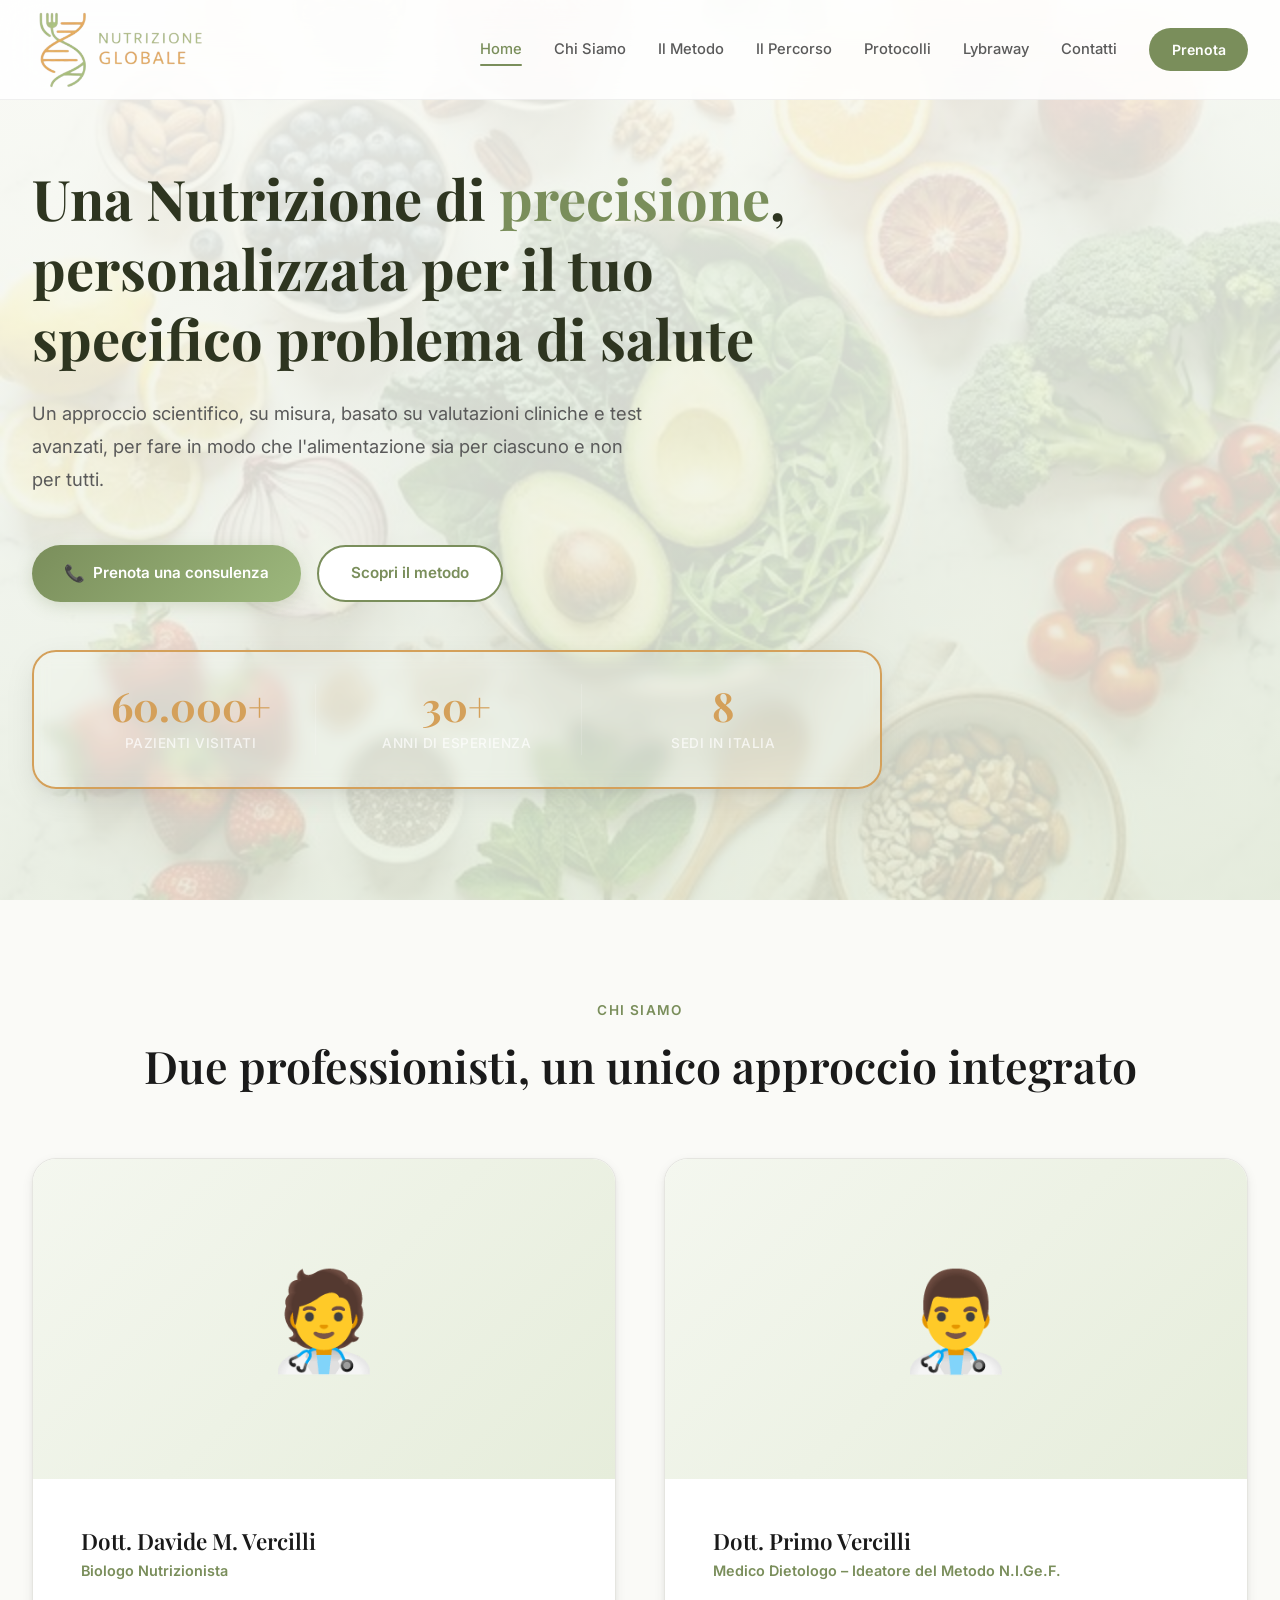
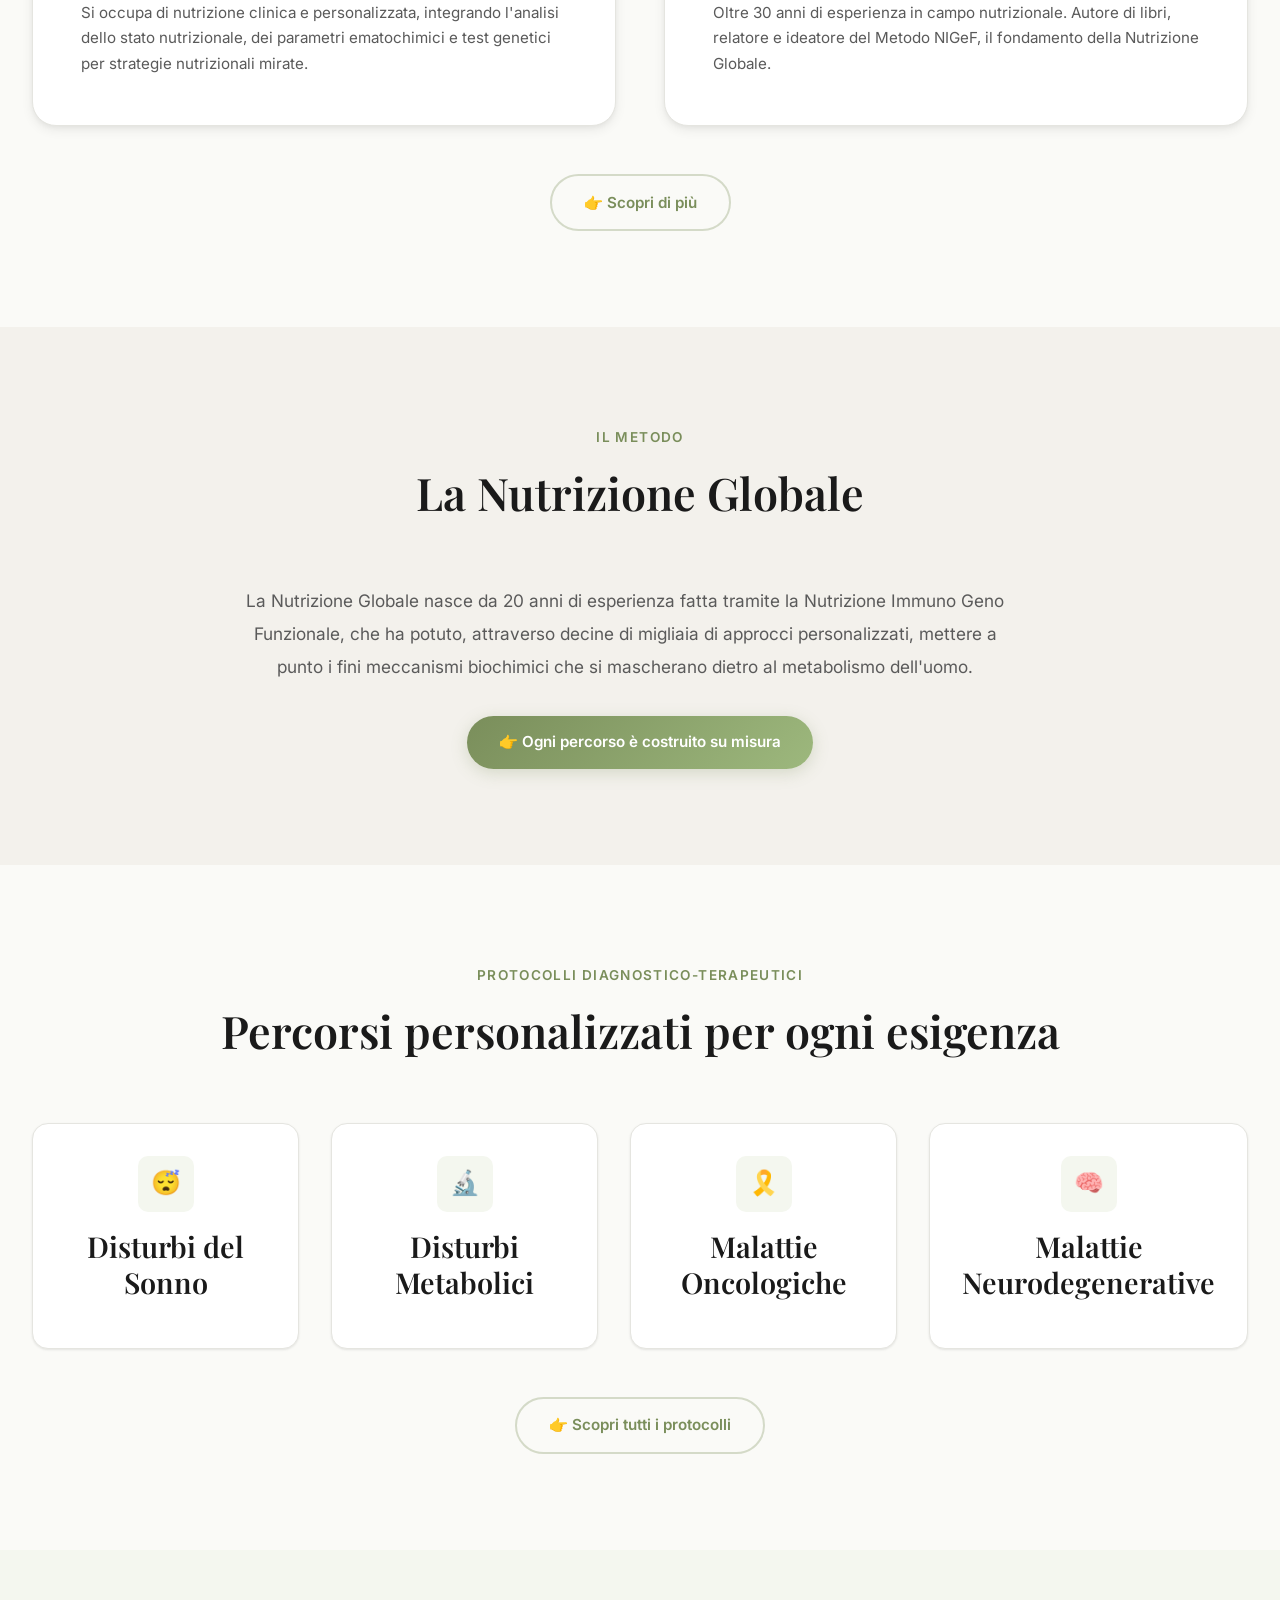
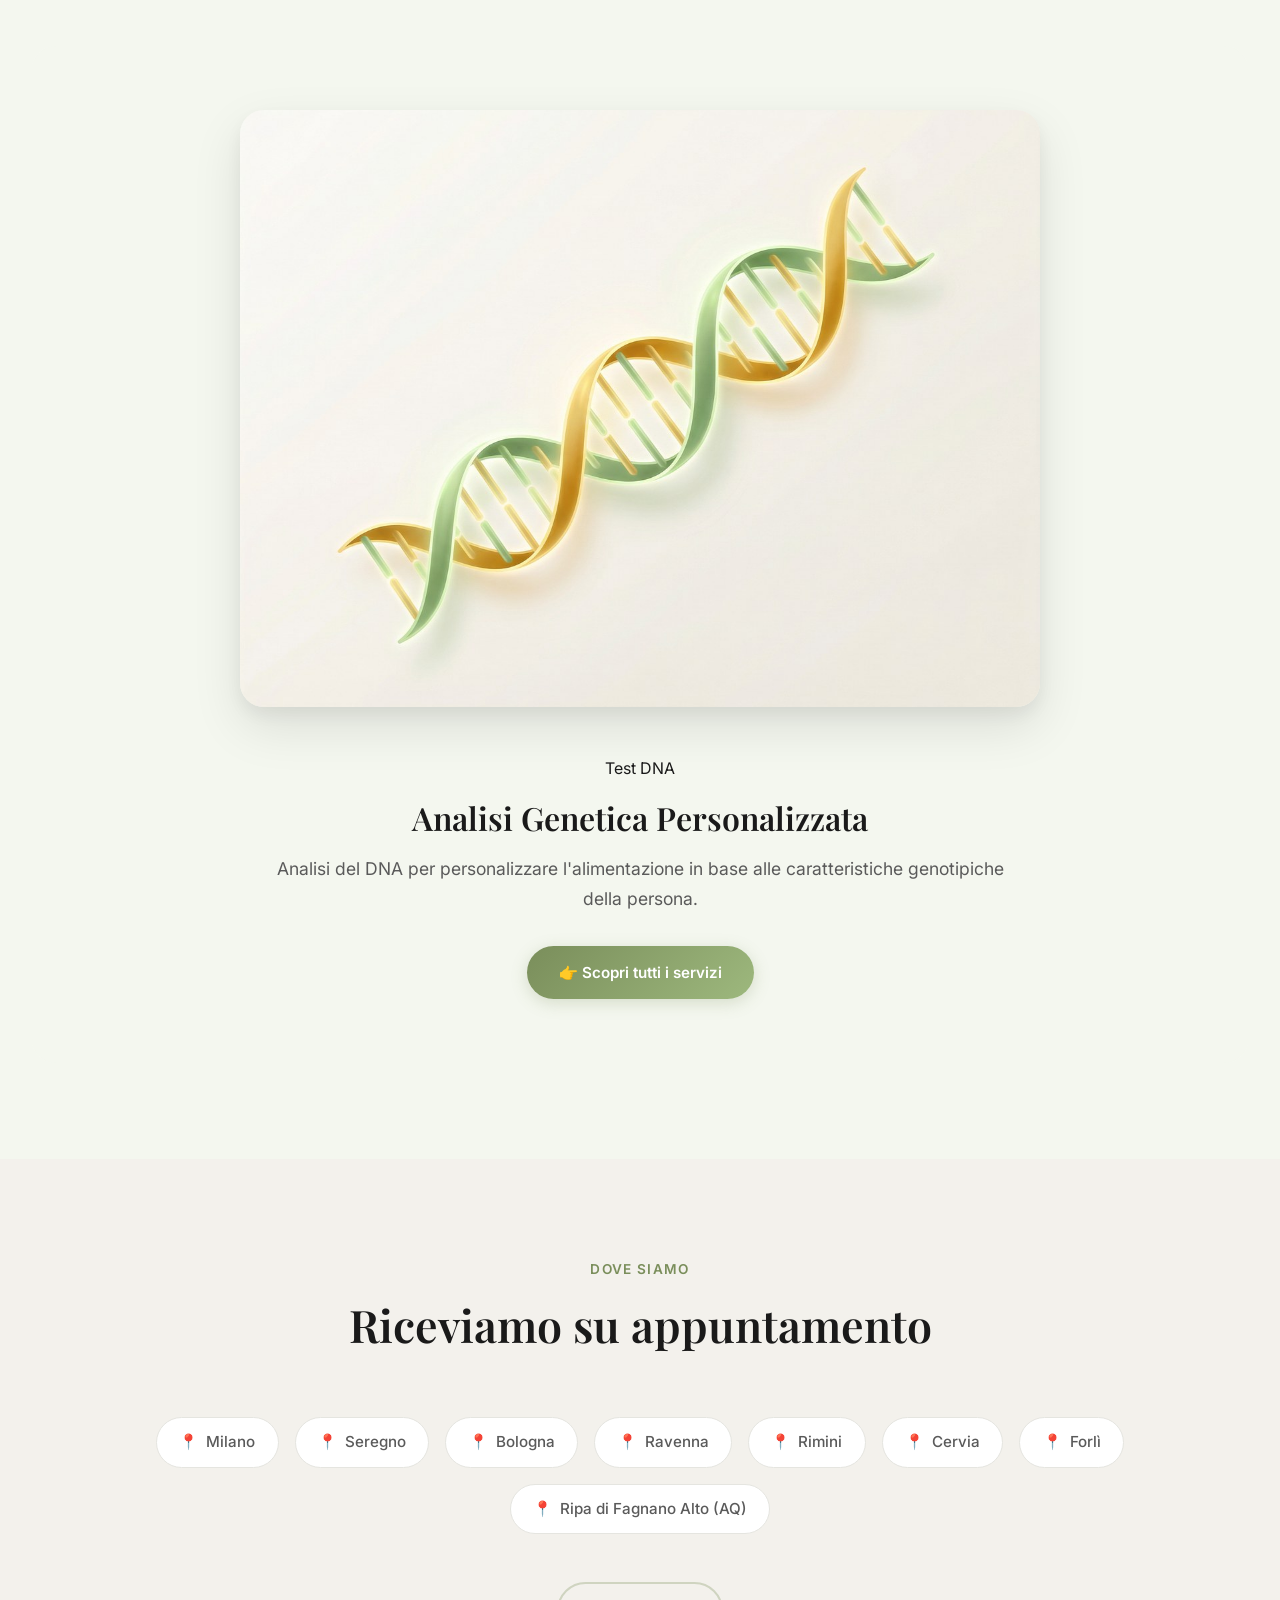
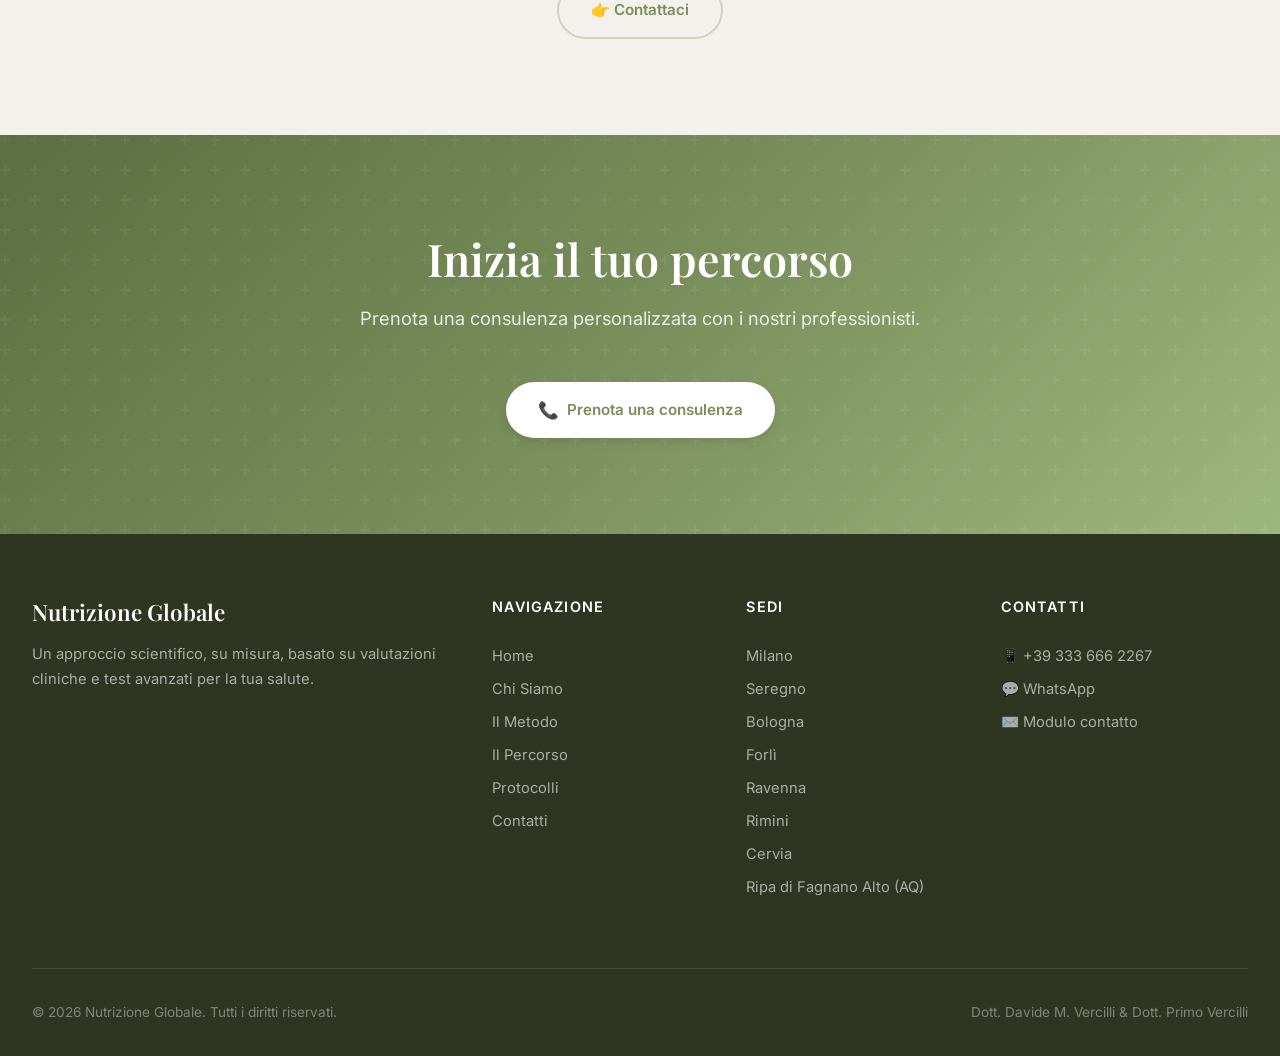
<file: index.html>
<!DOCTYPE html>
<html lang="it">
<head>
  <meta charset="UTF-8">
  <meta name="viewport" content="width=device-width, initial-scale=1.0">
  <title>Nutrizione Globale – Nutrizione di precisione personalizzata</title>
  <meta name="description" content="Nutrizione Globale: un approccio scientifico, su misura, basato su valutazioni cliniche e test avanzati. Dott. Davide M. Vercilli e Dott. Primo Vercilli.">
  <meta name="keywords" content="nutrizionista, nutrizione globale, dieta personalizzata, test DNA alimentare, Vercilli, NIGeF, biologo nutrizionista, Milano, Bologna, Ravenna, Rimini">
  <meta name="author" content="Nutrizione Globale – Dott. Davide M. Vercilli e Dott. Primo Vercilli">
  <meta name="robots" content="index, follow">
  <link rel="canonical" href="https://www.nutrizioneglobale.it/">

  <!-- Open Graph -->
  <meta property="og:type" content="website">
  <meta property="og:title" content="Nutrizione Globale – Nutrizione di precisione personalizzata">
  <meta property="og:description" content="Un approccio scientifico, su misura, basato su valutazioni cliniche e test avanzati per la tua salute.">
  <meta property="og:url" content="https://www.nutrizioneglobale.it/">
  <meta property="og:image" content="https://www.nutrizioneglobale.it/img/logovercilli-removebg-preview.png">
  <meta property="og:site_name" content="Nutrizione Globale">
  <meta property="og:locale" content="it_IT">

  <!-- Twitter Card -->
  <meta name="twitter:card" content="summary_large_image">
  <meta name="twitter:title" content="Nutrizione Globale – Nutrizione di precisione personalizzata">
  <meta name="twitter:description" content="Un approccio scientifico, su misura, basato su valutazioni cliniche e test avanzati per la tua salute.">
  <meta name="twitter:image" content="https://www.nutrizioneglobale.it/img/logovercilli-removebg-preview.png">

  <!-- Favicon & Icons -->
  <link rel="icon" href="img/logovercilli-removebg-preview.png" type="image/png">
  <link rel="apple-touch-icon" href="img/logovercilli-removebg-preview.png">

  <!-- Preconnect -->
  <link rel="preconnect" href="https://fonts.googleapis.com">
  <link rel="preconnect" href="https://fonts.gstatic.com" crossorigin>

  <link rel="stylesheet" href="style.css">

  <!-- Structured Data JSON-LD -->
  <script type="application/ld+json">
  {
    "@context": "https://schema.org",
    "@type": "MedicalBusiness",
    "name": "Nutrizione Globale",
    "description": "Nutrizione di precisione personalizzata con approccio scientifico basato su valutazioni cliniche e test genetici avanzati.",
    "url": "https://www.nutrizioneglobale.it",
    "logo": "https://www.nutrizioneglobale.it/img/logovercilli-removebg-preview.png",
    "telephone": "+393336662267",
    "address": [
      {
        "@type": "PostalAddress",
        "addressLocality": "Milano",
        "addressCountry": "IT"
      },
      {
        "@type": "PostalAddress",
        "addressLocality": "Seregno",
        "addressCountry": "IT"
      },
      {
        "@type": "PostalAddress",
        "addressLocality": "Bologna",
        "addressCountry": "IT"
      },
      {
        "@type": "PostalAddress",
        "addressLocality": "Forlì",
        "addressCountry": "IT"
      },
      {
        "@type": "PostalAddress",
        "addressLocality": "Ravenna",
        "addressCountry": "IT"
      },
      {
        "@type": "PostalAddress",
        "addressLocality": "Rimini",
        "addressCountry": "IT"
      },
      {
        "@type": "PostalAddress",
        "addressLocality": "Cervia",
        "addressCountry": "IT"
      },
      {
        "@type": "PostalAddress",
        "addressLocality": "Ripa di Fagnano Alto",
        "addressRegion": "AQ",
        "addressCountry": "IT"
      }
    ],
    "founder": [
      {
        "@type": "Person",
        "name": "Dott. Davide M. Vercilli",
        "jobTitle": "Biologo Nutrizionista"
      },
      {
        "@type": "Person",
        "name": "Dott. Primo Vercilli",
        "jobTitle": "Medico Dietologo"
      }
    ],
    "sameAs": []
  }
  </script>
</head>
<body>

  <!-- ═══════ NAVBAR ═══════ -->
  <nav class="navbar" id="navbar">
    <div class="container">
      <a href="index.html" class="nav-logo">
        <img src="img/logovercilli-removebg-preview.png" alt="Nutrizione Globale" class="nav-logo-img">
      </a>
      <div class="nav-links" id="navLinks">
        <a href="index.html" class="active">Home</a>
        <a href="chi-siamo.html">Chi Siamo</a>
        <a href="metodo.html">Il Metodo</a>
        <a href="il-percorso.html">Il Percorso</a>
        <a href="protocolli.html">Protocolli</a>
        <a href="lybraway.html">Lybraway</a>
        <a href="contatti.html">Contatti</a>
        <a href="https://wa.me/393336662267?text=Buongiorno%2C%20vorrei%20prenotare%20una%20consulenza." class="nav-cta" target="_blank" rel="noopener">Prenota</a>
      </div>
      <button class="hamburger" id="hamburger" aria-label="Menu">
        <span></span><span></span><span></span>
      </button>
    </div>
  </nav>

  <!-- ═══════ HERO ═══════ -->
  <section class="hero" id="hero">
    <div class="container">
      <div class="hero-content">
        <h1>Una Nutrizione di <span>precisione</span>, personalizzata per il tuo specifico problema di salute</h1>
        <p class="hero-subtitle">Un approccio scientifico, su misura, basato su valutazioni cliniche e test avanzati, per fare in modo che l'alimentazione sia per ciascuno e non per tutti.</p>
        <div class="hero-actions">
          <a href="https://wa.me/393336662267?text=Buongiorno%2C%20vorrei%20prenotare%20una%20consulenza." class="btn btn-primary" target="_blank" rel="noopener">
            <span class="btn-icon">📞</span> Prenota una consulenza
          </a>
          <a href="metodo.html" class="btn btn-secondary">
            Scopri il metodo
          </a>
        </div>
        <div class="hero-stats">
          <div class="hero-stat">
            <div class="hero-stat-number" data-target="60000" data-suffix="+">0</div>
            <div class="hero-stat-label">Pazienti visitati</div>
          </div>
          <div class="hero-stat">
            <div class="hero-stat-number" data-target="30" data-suffix="+">0</div>
            <div class="hero-stat-label">Anni di esperienza</div>
          </div>
          <div class="hero-stat">
            <div class="hero-stat-number" data-target="8" data-suffix="">0</div>
            <div class="hero-stat-label">Sedi in Italia</div>
          </div>
        </div>
      </div>
    </div>
  </section>

  <!-- ═══════ CHI SIAMO ═══════ -->
  <section class="section" id="chi-siamo">
    <div class="container">
      <div class="section-header reveal">
        <div class="label">Chi Siamo</div>
        <h2>Due professionisti, un unico approccio integrato</h2>
      </div>
      <div class="grid-2 stagger-children">
        <!-- Dott. Davide -->
        <div class="doctor-card reveal">
          <div class="doctor-card-img" style="display:flex;align-items:center;justify-content:center;font-size:6rem;">🧑‍⚕️</div>
          <div class="doctor-card-body">
            <h3>Dott. Davide M. Vercilli</h3>
            <span class="role">Biologo Nutrizionista</span>
            <p>Si occupa di nutrizione clinica e personalizzata, integrando l'analisi dello stato nutrizionale, dei parametri ematochimici e test genetici per strategie nutrizionali mirate.</p>
          </div>
        </div>
        <!-- Dott. Primo -->
        <div class="doctor-card reveal">
          <div class="doctor-card-img" style="display:flex;align-items:center;justify-content:center;font-size:6rem;">👨‍⚕️</div>
          <div class="doctor-card-body">
            <h3>Dott. Primo Vercilli</h3>
            <span class="role">Medico Dietologo – Ideatore del Metodo N.I.Ge.F.</span>
            <p>Oltre 30 anni di esperienza in campo nutrizionale. Autore di libri, relatore e ideatore del Metodo NIGeF, il fondamento della Nutrizione Globale.</p>
          </div>
        </div>
      </div>
      <div class="text-center" style="margin-top: var(--space-2xl);">
        <a href="chi-siamo.html" class="btn btn-outline reveal">
          👉 Scopri di più
        </a>
      </div>
    </div>
  </section>

  <!-- ═══════ IL METODO ═══════ -->
  <section class="section" id="metodo" style="background: var(--color-bg-alt);">
    <div class="container">
      <div class="section-header reveal">
        <div class="label">Il Metodo</div>
        <h2>La Nutrizione Globale</h2>
      </div>
      <div class="method-content reveal">
        <p style="text-align:center;">La Nutrizione Globale nasce da 20 anni di esperienza fatta tramite la Nutrizione Immuno Geno Funzionale, che ha potuto, attraverso decine di migliaia di approcci personalizzati, mettere a punto i fini meccanismi biochimici che si mascherano dietro al metabolismo dell'uomo.</p>
      </div>
      <div class="text-center" style="margin-top: var(--space-xl);">
        <a href="metodo.html" class="btn btn-primary reveal">
          👉 Ogni percorso è costruito su misura
        </a>
      </div>
    </div>
  </section>

  <!-- ═══════ PROTOCOLLI ═══════ -->
  <section class="section" id="protocolli">
    <div class="container">
      <div class="section-header reveal">
        <div class="label">Protocolli diagnostico-terapeutici</div>
        <h2>Percorsi personalizzati per ogni esigenza</h2>
      </div>
      <div class="grid-4 stagger-children">
        <div class="card reveal">
          <div class="card-icon green">😴</div>
          <h3>Disturbi del Sonno</h3>
        </div>
        <div class="card reveal">
          <div class="card-icon blue">🔬</div>
          <h3>Disturbi Metabolici</h3>
        </div>
        <div class="card reveal">
          <div class="card-icon purple">🎗️</div>
          <h3>Malattie Oncologiche</h3>
        </div>
        <div class="card reveal">
          <div class="card-icon gold">🧠</div>
          <h3>Malattie Neurodegenerative</h3>
        </div>
      </div>
      <div class="text-center" style="margin-top: var(--space-2xl);">
        <a href="protocolli.html" class="btn btn-outline reveal">
          👉 Scopri tutti i protocolli
        </a>
      </div>
    </div>
  </section>

  <!-- ═══════ TEST DNA ═══════ -->
  <section class="section" id="test-dna" style="background: var(--color-primary-50);">
    <div class="container">
      <div class="dna-section reveal" style="display: flex; flex-direction: column; align-items: center; text-align: center; gap: var(--space-2xl);">
        <div class="dna-image" style="width: 100%; max-width: 800px; margin: 0 auto;">
          <img src="img/img-dna.jpg" alt="Test DNA" style="width: 100%; border-radius: var(--radius-xl); object-fit: cover; box-shadow: var(--shadow-xl);">
        </div>
        <div class="dna-content" style="max-width: 800px; margin: 0 auto;">
          <div class="label">Test DNA</div>
          <h2 style="font-family: var(--font-serif); font-size: 2rem; margin-bottom: var(--space-md);">Analisi Genetica Personalizzata</h2>
          <p style="font-size: 1.1rem; line-height: 1.7; color: var(--color-text-secondary); margin-bottom: var(--space-xl);">Analisi del DNA per personalizzare l'alimentazione in base alle caratteristiche genotipiche della persona.</p>
          <a href="protocolli.html" class="btn btn-primary">
            👉 Scopri tutti i servizi
          </a>
        </div>
      </div>
    </div>
  </section>

  <!-- ═══════ DOVE SIAMO ═══════ -->
  <section class="section" id="sedi" style="background: var(--color-bg-alt);">
    <div class="container">
      <div class="section-header reveal">
        <div class="label">Dove Siamo</div>
        <h2>Riceviamo su appuntamento</h2>
      </div>
      <div class="locations-grid reveal stagger-children">
        <div class="location-tag"><span class="pin">📍</span> Milano</div>
        <div class="location-tag"><span class="pin">📍</span> Seregno</div>
        <div class="location-tag"><span class="pin">📍</span> Bologna</div>
        <div class="location-tag"><span class="pin">📍</span> Ravenna</div>
        <div class="location-tag"><span class="pin">📍</span> Rimini</div>
        <div class="location-tag"><span class="pin">📍</span> Cervia</div>
        <div class="location-tag"><span class="pin">📍</span> Forlì</div>
        <div class="location-tag"><span class="pin">📍</span> Ripa di Fagnano Alto (AQ)</div>
      </div>
      <div class="text-center">
        <a href="contatti.html" class="btn btn-outline reveal">
          👉 Contattaci
        </a>
      </div>
    </div>
  </section>

  <!-- ═══════ CTA FINALE ═══════ -->
  <section class="cta-section" id="cta">
    <div class="container" style="position:relative; z-index:1;">
      <h2 class="reveal">Inizia il tuo percorso</h2>
      <p class="reveal">Prenota una consulenza personalizzata con i nostri professionisti.</p>
      <div class="reveal">
        <a href="https://wa.me/393336662267?text=Buongiorno%2C%20vorrei%20prenotare%20una%20consulenza." class="btn btn-white" target="_blank" rel="noopener">
          <span class="btn-icon">📞</span> Prenota una consulenza
        </a>
      </div>
    </div>
  </section>

  <!-- ═══════ FOOTER ═══════ -->
  <footer class="footer">
    <div class="container">
      <div class="footer-grid">
        <div class="footer-brand">
          <h3>Nutrizione Globale</h3>
          <p>Un approccio scientifico, su misura, basato su valutazioni cliniche e test avanzati per la tua salute.</p>
        </div>
        <div class="footer-col">
          <h4>Navigazione</h4>
          <a href="index.html">Home</a>
          <a href="chi-siamo.html">Chi Siamo</a>
          <a href="metodo.html">Il Metodo</a>
          <a href="il-percorso.html">Il Percorso</a>
          <a href="protocolli.html">Protocolli</a>
          <a href="contatti.html">Contatti</a>
        </div>
        <div class="footer-col">
          <h4>Sedi</h4>
          <a href="contatti.html">Milano</a>
          <a href="contatti.html">Seregno</a>
          <a href="contatti.html">Bologna</a>
          <a href="contatti.html">Forlì</a>
          <a href="contatti.html">Ravenna</a>
          <a href="contatti.html">Rimini</a>
          <a href="contatti.html">Cervia</a>
          <a href="contatti.html">Ripa di Fagnano Alto (AQ)</a>
        </div>
        <div class="footer-col">
          <h4>Contatti</h4>
          <a href="tel:+393336662267">📱 +39 333 666 2267</a>
          <a href="https://wa.me/393336662267" target="_blank" rel="noopener">💬 WhatsApp</a>
          <a href="contatti.html">✉️ Modulo contatto</a>
        </div>
      </div>
      <div class="footer-bottom">
        <span>&copy; 2026 Nutrizione Globale. Tutti i diritti riservati.</span>
        <span>Dott. Davide M. Vercilli &amp; Dott. Primo Vercilli</span>
      </div>
    </div>
  </footer>

  <script src="script.js"></script>
</body>
</html>
</file>
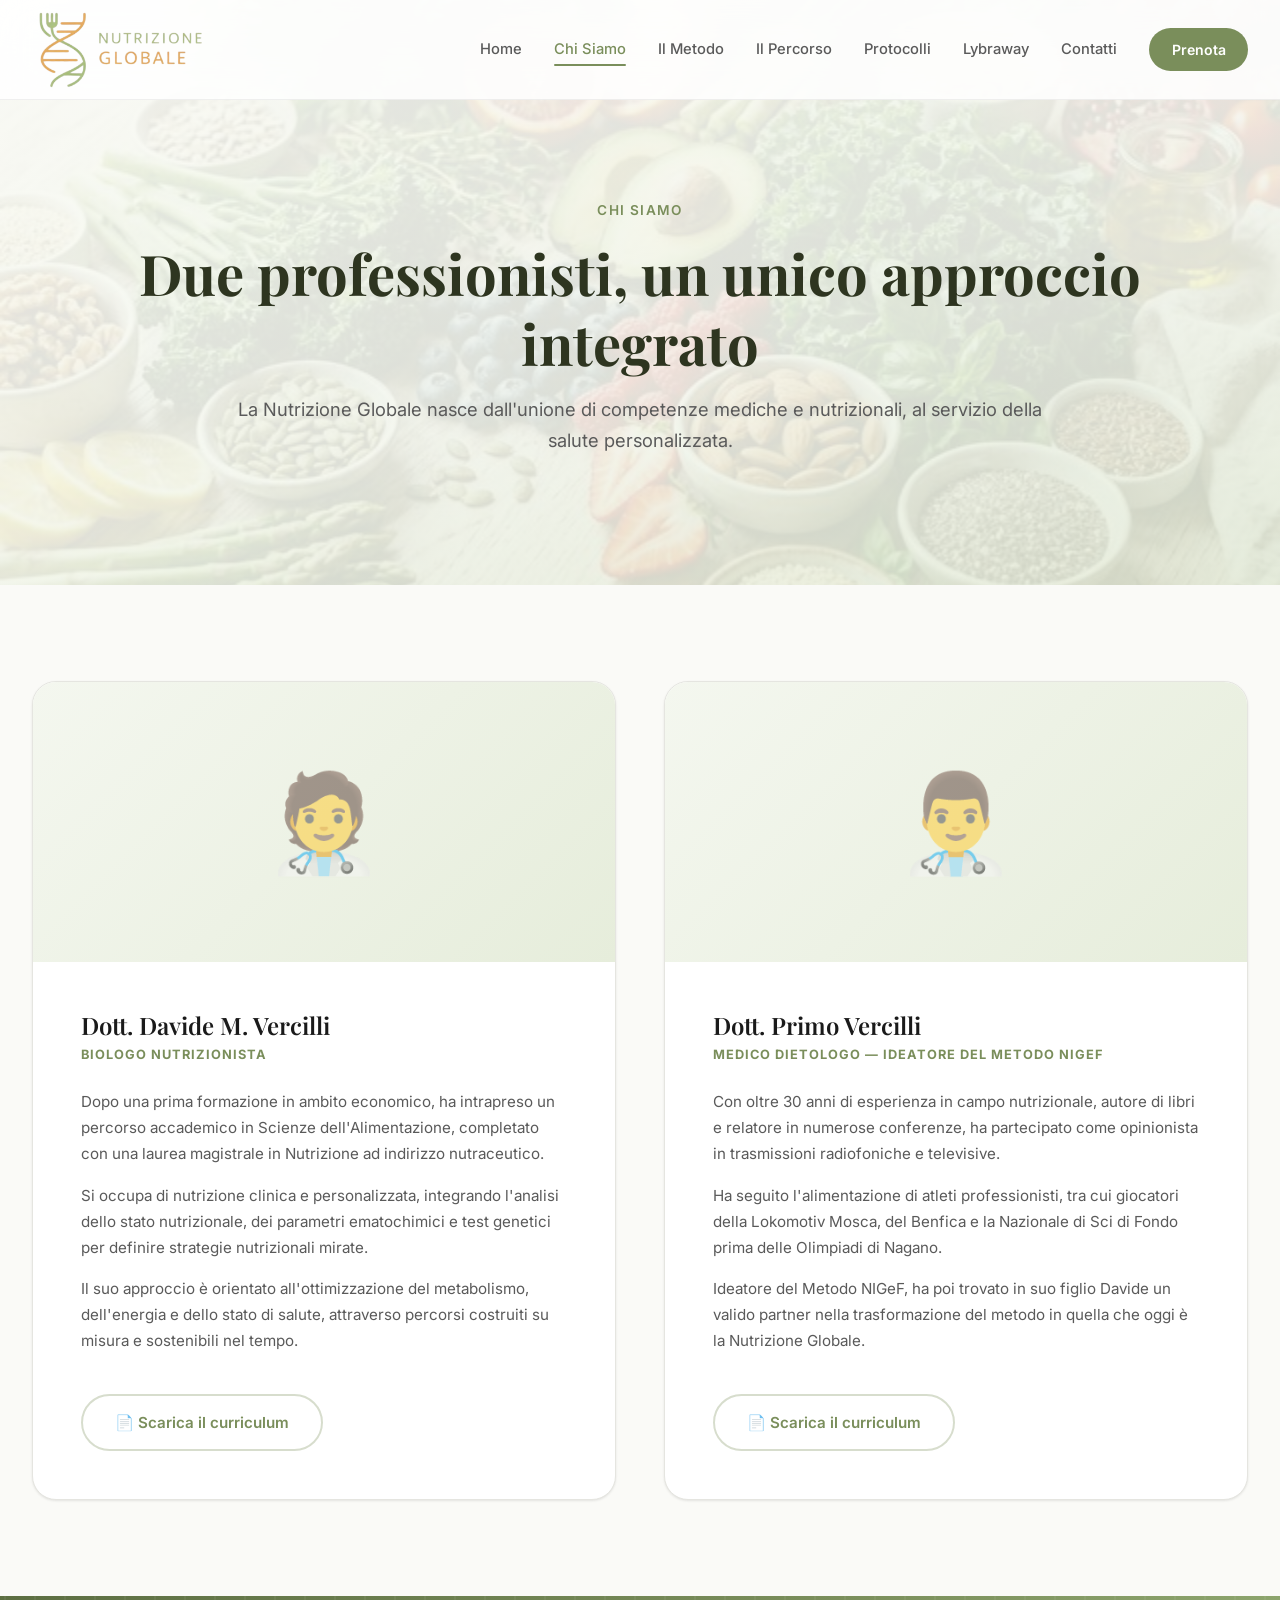
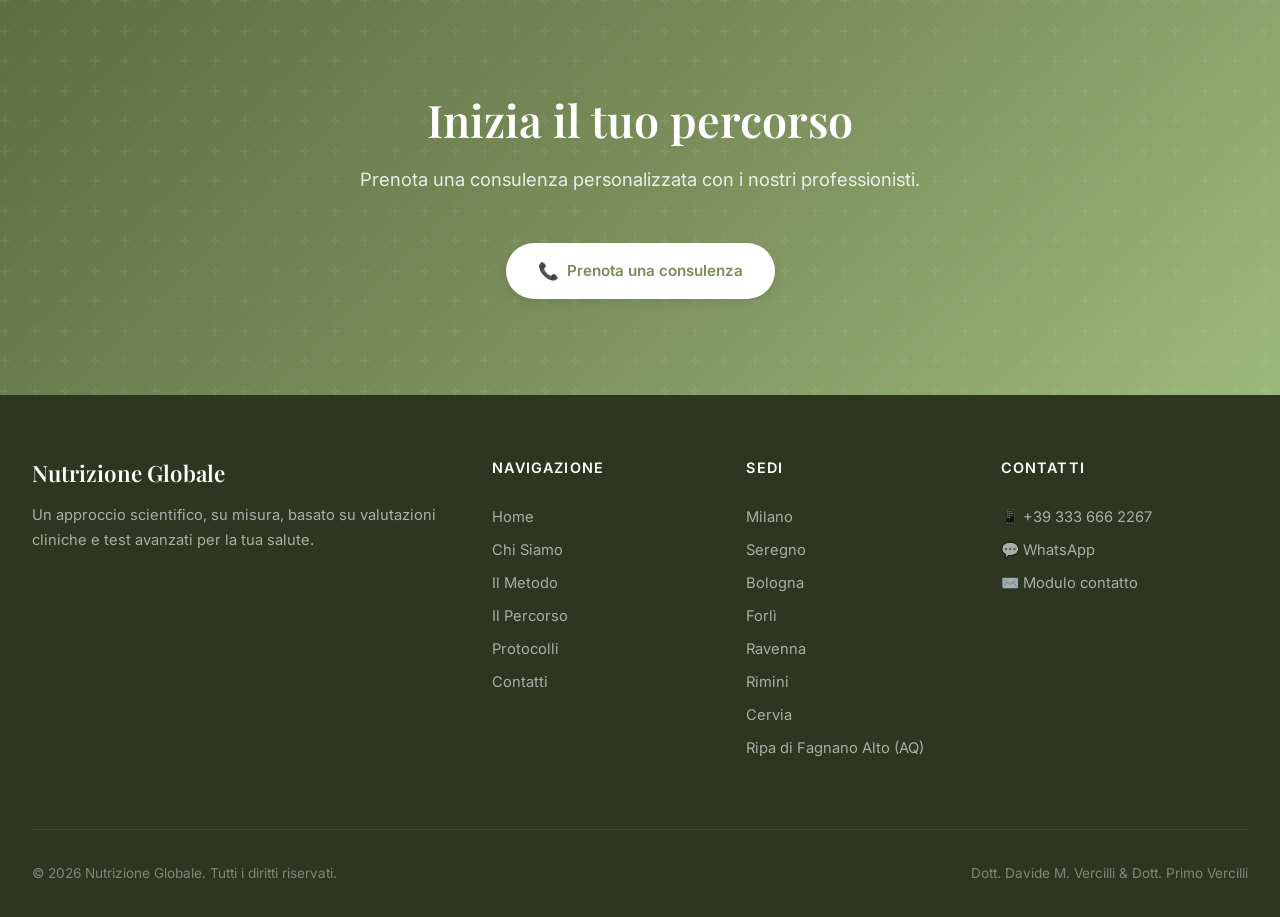
<file: chi-siamo.html>
<!DOCTYPE html>
<html lang="it">
<head>
  <meta charset="UTF-8">
  <meta name="viewport" content="width=device-width, initial-scale=1.0">
  <title>Chi Siamo – Nutrizione Globale</title>
  <meta name="description" content="Scopri il team di Nutrizione Globale: Dott. Davide M. Vercilli, Biologo Nutrizionista, e Dott. Primo Vercilli, Medico Dietologo e ideatore del Metodo NIGeF.">
  <meta name="robots" content="index, follow">
  <link rel="canonical" href="https://www.nutrizioneglobale.it/chi-siamo.html">

  <!-- Open Graph -->
  <meta property="og:type" content="website">
  <meta property="og:title" content="Chi Siamo – Nutrizione Globale">
  <meta property="og:description" content="Scopri il team di Nutrizione Globale: Dott. Davide M. Vercilli e Dott. Primo Vercilli.">
  <meta property="og:url" content="https://www.nutrizioneglobale.it/chi-siamo.html">
  <meta property="og:image" content="https://www.nutrizioneglobale.it/img/logovercilli-removebg-preview.png">
  <meta property="og:site_name" content="Nutrizione Globale">
  <meta property="og:locale" content="it_IT">

  <!-- Twitter Card -->
  <meta name="twitter:card" content="summary">
  <meta name="twitter:title" content="Chi Siamo – Nutrizione Globale">
  <meta name="twitter:description" content="Scopri il team di Nutrizione Globale: Dott. Davide M. Vercilli e Dott. Primo Vercilli.">

  <!-- Favicon & Icons -->
  <link rel="icon" href="img/logovercilli-removebg-preview.png" type="image/png">
  <link rel="apple-touch-icon" href="img/logovercilli-removebg-preview.png">

  <link rel="stylesheet" href="style.css">
</head>
<body>

  <!-- ═══════ NAVBAR ═══════ -->
  <nav class="navbar" id="navbar">
    <div class="container">
      <a href="index.html" class="nav-logo">
        <img src="img/logovercilli-removebg-preview.png" alt="Nutrizione Globale" class="nav-logo-img">
      </a>
      <div class="nav-links" id="navLinks">
        <a href="index.html">Home</a>
        <a href="chi-siamo.html" class="active">Chi Siamo</a>
        <a href="metodo.html">Il Metodo</a>
        <a href="il-percorso.html">Il Percorso</a>
        <a href="protocolli.html">Protocolli</a>
        <a href="lybraway.html">Lybraway</a>
        <a href="contatti.html">Contatti</a>
        <a href="https://wa.me/393336662267?text=Buongiorno%2C%20vorrei%20prenotare%20una%20consulenza." class="nav-cta" target="_blank" rel="noopener">Prenota</a>
      </div>
      <button class="hamburger" id="hamburger" aria-label="Menu">
        <span></span><span></span><span></span>
      </button>
    </div>
  </nav>

  <!-- ═══════ PAGE HERO ═══════ -->
  <section class="page-hero">
    <div class="container">
      <div class="section-header">
        <div class="label">Chi Siamo</div>
        <h1>Due professionisti, un unico approccio integrato</h1>
        <p>La Nutrizione Globale nasce dall'unione di competenze mediche e nutrizionali, al servizio della salute personalizzata.</p>
      </div>
    </div>
  </section>

  <!-- ═══════ TEAM CARDS ═══════ -->
  <section class="section">
    <div class="container">
      <div class="team-grid">

        <!-- Dott. Davide -->
        <div class="team-card reveal">
          <div class="team-card-photo">
            <div class="team-card-photo-placeholder">🧑‍⚕️</div>
          </div>
          <div class="team-card-body">
            <h2>Dott. Davide M. Vercilli</h2>
            <span class="team-card-role">BIOLOGO NUTRIZIONISTA</span>
            <p>Dopo una prima formazione in ambito economico, ha intrapreso un percorso accademico in Scienze dell'Alimentazione, completato con una laurea magistrale in Nutrizione ad indirizzo nutraceutico.</p>
            <p>Si occupa di nutrizione clinica e personalizzata, integrando l'analisi dello stato nutrizionale, dei parametri ematochimici e test genetici per definire strategie nutrizionali mirate.</p>
            <p>Il suo approccio è orientato all'ottimizzazione del metabolismo, dell'energia e dello stato di salute, attraverso percorsi costruiti su misura e sostenibili nel tempo.</p>
            <a href="#" class="btn btn-outline" style="margin-top: var(--space-lg);">
              📄 Scarica il curriculum
            </a>
          </div>
        </div>

        <!-- Dott. Primo -->
        <div class="team-card reveal">
          <div class="team-card-photo">
            <div class="team-card-photo-placeholder">👨‍⚕️</div>
          </div>
          <div class="team-card-body">
            <h2>Dott. Primo Vercilli</h2>
            <span class="team-card-role">MEDICO DIETOLOGO — IDEATORE DEL METODO NIGEF</span>
            <p>Con oltre 30 anni di esperienza in campo nutrizionale, autore di libri e relatore in numerose conferenze, ha partecipato come opinionista in trasmissioni radiofoniche e televisive.</p>
            <p>Ha seguito l'alimentazione di atleti professionisti, tra cui giocatori della Lokomotiv Mosca, del Benfica e la Nazionale di Sci di Fondo prima delle Olimpiadi di Nagano.</p>
            <p>Ideatore del Metodo NIGeF, ha poi trovato in suo figlio Davide un valido partner nella trasformazione del metodo in quella che oggi è la Nutrizione Globale.</p>
            <a href="#" class="btn btn-outline" style="margin-top: var(--space-lg);">
              📄 Scarica il curriculum
            </a>
          </div>
        </div>

      </div>
    </div>
  </section>

  <!-- ═══════ CTA ═══════ -->
  <section class="cta-section">
    <div class="container" style="position:relative; z-index:1;">
      <h2 class="reveal">Inizia il tuo percorso</h2>
      <p class="reveal">Prenota una consulenza personalizzata con i nostri professionisti.</p>
      <div class="reveal">
        <a href="https://wa.me/393336662267?text=Buongiorno%2C%20vorrei%20prenotare%20una%20consulenza." class="btn btn-white" target="_blank" rel="noopener">
          <span class="btn-icon">📞</span> Prenota una consulenza
        </a>
      </div>
    </div>
  </section>

  <!-- ═══════ FOOTER ═══════ -->
  <footer class="footer">
    <div class="container">
      <div class="footer-grid">
        <div class="footer-brand">
          <h3>Nutrizione Globale</h3>
          <p>Un approccio scientifico, su misura, basato su valutazioni cliniche e test avanzati per la tua salute.</p>
        </div>
        <div class="footer-col">
          <h4>Navigazione</h4>
          <a href="index.html">Home</a>
          <a href="chi-siamo.html">Chi Siamo</a>
          <a href="metodo.html">Il Metodo</a>
          <a href="il-percorso.html">Il Percorso</a>
          <a href="protocolli.html">Protocolli</a>
          <a href="contatti.html">Contatti</a>
        </div>
        <div class="footer-col">
          <h4>Sedi</h4>
          <a href="contatti.html">Milano</a>
          <a href="contatti.html">Seregno</a>
          <a href="contatti.html">Bologna</a>
          <a href="contatti.html">Forlì</a>
          <a href="contatti.html">Ravenna</a>
          <a href="contatti.html">Rimini</a>
          <a href="contatti.html">Cervia</a>
          <a href="contatti.html">Ripa di Fagnano Alto (AQ)</a>
        </div>
        <div class="footer-col">
          <h4>Contatti</h4>
          <a href="tel:+393336662267">📱 +39 333 666 2267</a>
          <a href="https://wa.me/393336662267" target="_blank" rel="noopener">💬 WhatsApp</a>
          <a href="contatti.html">✉️ Modulo contatto</a>
        </div>
      </div>
      <div class="footer-bottom">
        <span>&copy; 2026 Nutrizione Globale. Tutti i diritti riservati.</span>
        <span>Dott. Davide M. Vercilli &amp; Dott. Primo Vercilli</span>
      </div>
    </div>
  </footer>

  <script src="script.js"></script>
</body>
</html>
</file>
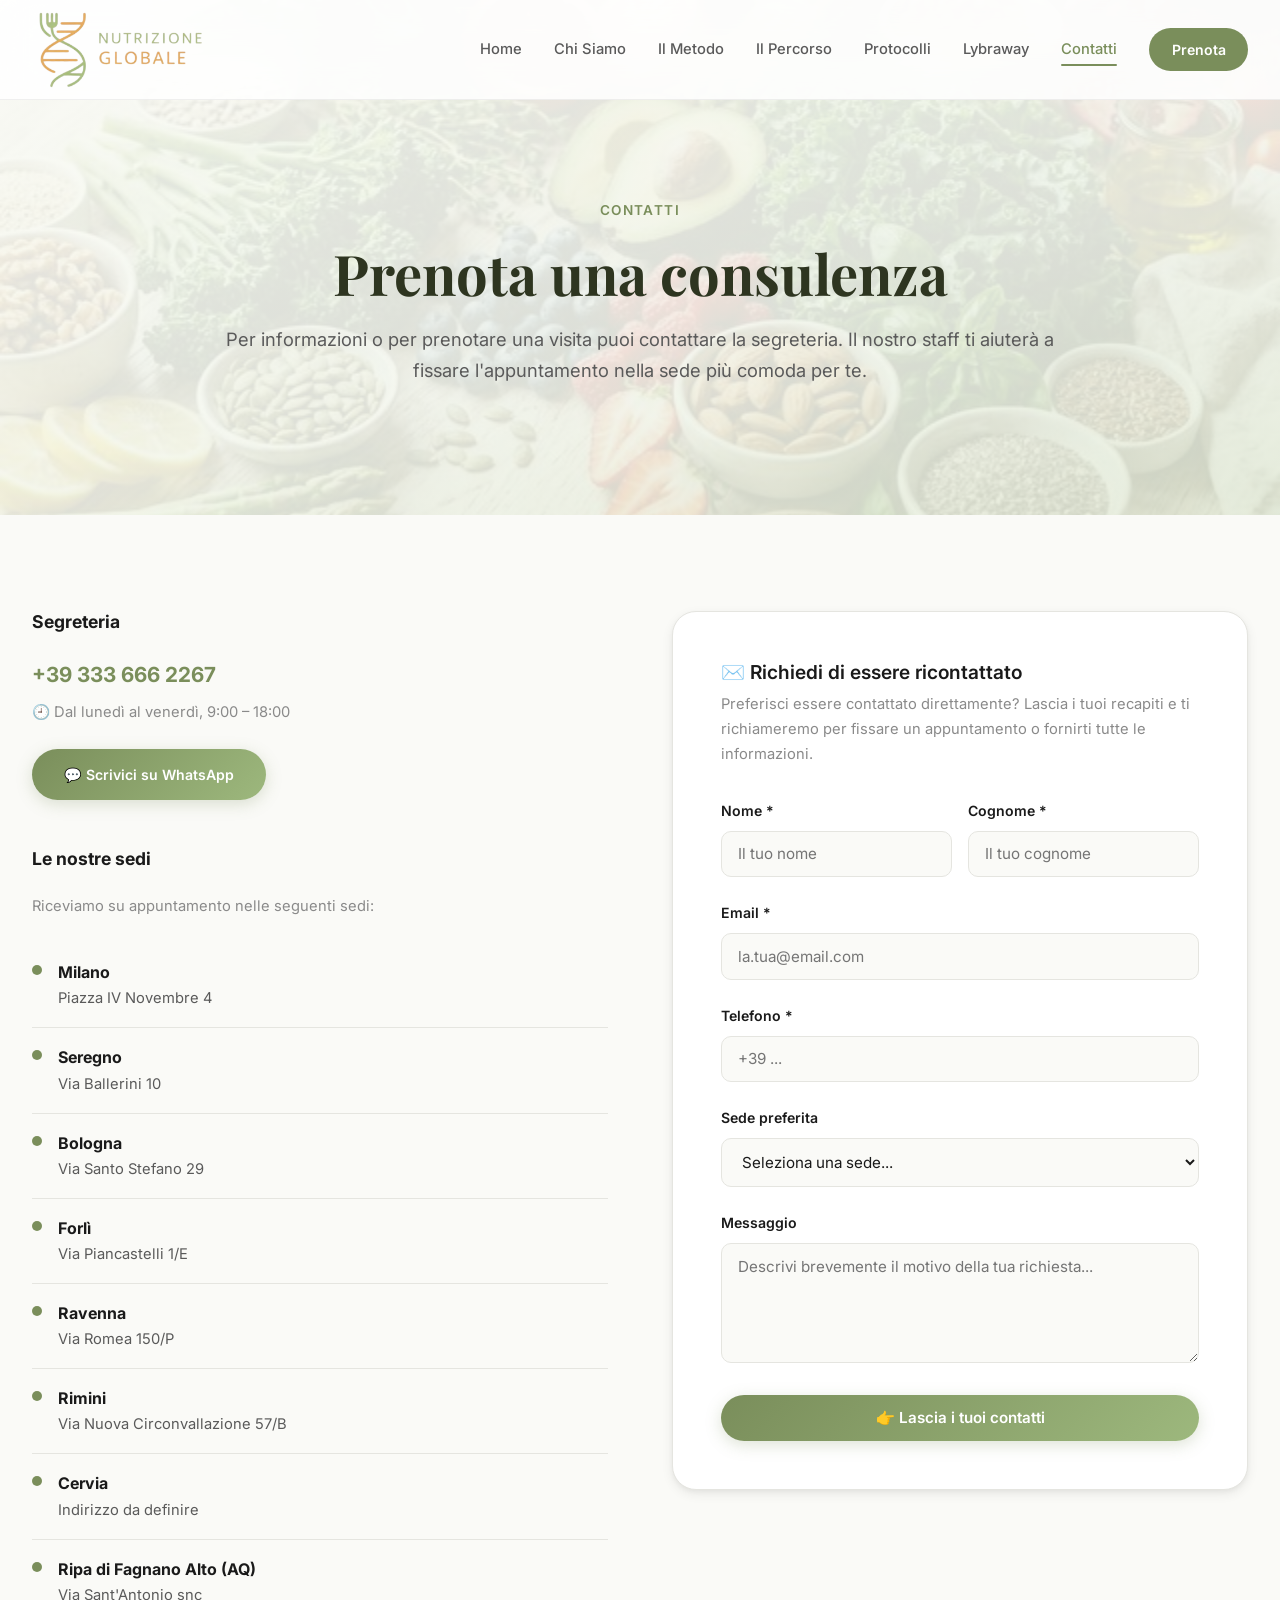
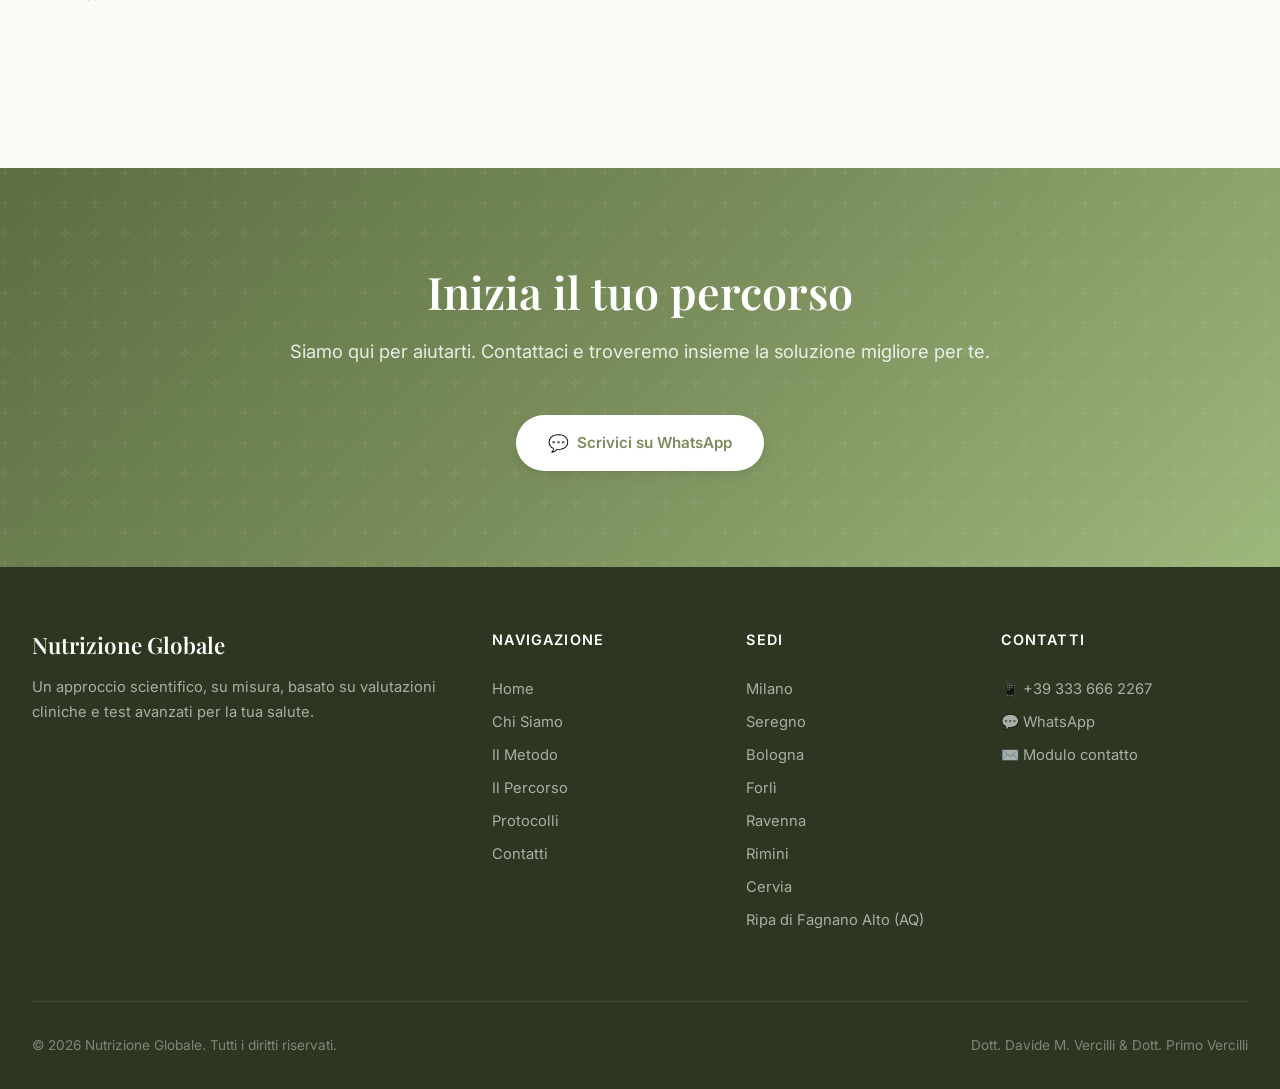
<file: contatti.html>
<!DOCTYPE html>
<html lang="it">
<head>
  <meta charset="UTF-8">
  <meta name="viewport" content="width=device-width, initial-scale=1.0">
  <title>Contatti – Nutrizione Globale</title>
  <meta name="description" content="Contatta Nutrizione Globale: prenota una visita nelle nostre sedi di Milano, Seregno, Bologna, Forlì, Ravenna, Rimini, Cervia e Ripa di Fagnano Alto (AQ).">
  <meta name="robots" content="index, follow">
  <link rel="canonical" href="https://www.nutrizioneglobale.it/contatti.html">

  <!-- Open Graph -->
  <meta property="og:type" content="website">
  <meta property="og:title" content="Contatti – Nutrizione Globale">
  <meta property="og:description" content="Prenota una visita nelle nostre 8 sedi in tutta Italia. Contattaci via telefono, WhatsApp o modulo online.">
  <meta property="og:url" content="https://www.nutrizioneglobale.it/contatti.html">
  <meta property="og:image" content="https://www.nutrizioneglobale.it/img/logovercilli-removebg-preview.png">
  <meta property="og:site_name" content="Nutrizione Globale">
  <meta property="og:locale" content="it_IT">

  <!-- Twitter Card -->
  <meta name="twitter:card" content="summary">
  <meta name="twitter:title" content="Contatti – Nutrizione Globale">
  <meta name="twitter:description" content="Prenota una visita nelle nostre 8 sedi in tutta Italia.">

  <!-- Favicon & Icons -->
  <link rel="icon" href="img/logovercilli-removebg-preview.png" type="image/png">
  <link rel="apple-touch-icon" href="img/logovercilli-removebg-preview.png">

  <link rel="stylesheet" href="style.css">
</head>
<body>

  <!-- ═══════ NAVBAR ═══════ -->
  <nav class="navbar" id="navbar">
    <div class="container">
      <a href="index.html" class="nav-logo">
        <img src="img/logovercilli-removebg-preview.png" alt="Nutrizione Globale" class="nav-logo-img">
      </a>
      <div class="nav-links" id="navLinks">
        <a href="index.html">Home</a>
        <a href="chi-siamo.html">Chi Siamo</a>
        <a href="metodo.html">Il Metodo</a>
        <a href="il-percorso.html">Il Percorso</a>
        <a href="protocolli.html">Protocolli</a>
        <a href="lybraway.html">Lybraway</a>
        <a href="contatti.html" class="active">Contatti</a>
        <a href="https://wa.me/393336662267?text=Buongiorno%2C%20vorrei%20prenotare%20una%20consulenza." class="nav-cta" target="_blank" rel="noopener">Prenota</a>
      </div>
      <button class="hamburger" id="hamburger" aria-label="Menu">
        <span></span><span></span><span></span>
      </button>
    </div>
  </nav>

  <!-- ═══════ PAGE HERO ═══════ -->
  <section class="page-hero">
    <div class="container">
      <div class="section-header">
        <div class="label">Contatti</div>
        <h1>Prenota una consulenza</h1>
        <p>Per informazioni o per prenotare una visita puoi contattare la segreteria. Il nostro staff ti aiuterà a fissare l'appuntamento nella sede più comoda per te.</p>
      </div>
    </div>
  </section>

  <!-- ═══════ CONTATTI + FORM ═══════ -->
  <section class="section">
    <div class="container">
      <div class="contact-grid">

        <!-- Colonna Info -->
        <div class="reveal-left">
          <!-- Segreteria -->
          <div class="contact-info-block">
            <h3>Segreteria</h3>
            <div class="contact-phone">
              <a href="tel:+393336662267">+39 333 666 2267</a>
            </div>
            <p class="contact-hours">🕘 Dal lunedì al venerdì, 9:00 – 18:00</p>
            <div style="margin-top: var(--space-lg);">
              <a href="https://wa.me/393336662267?text=Buongiorno%2C%20vorrei%20prenotare%20una%20consulenza." class="btn btn-primary" target="_blank" rel="noopener" style="font-size:0.88rem;">
                💬 Scrivici su WhatsApp
              </a>
            </div>
          </div>

          <!-- Sedi -->
          <div class="contact-info-block">
            <h3>Le nostre sedi</h3>
            <p style="font-size:0.92rem; color: var(--color-text-muted); margin-bottom: var(--space-lg);">Riceviamo su appuntamento nelle seguenti sedi:</p>

            <div class="sede-item">
              <div class="sede-dot"></div>
              <div>
                <div class="sede-name">Milano</div>
                <div class="sede-address">Piazza IV Novembre 4</div>
              </div>
            </div>
            <div class="sede-item">
              <div class="sede-dot"></div>
              <div>
                <div class="sede-name">Seregno</div>
                <div class="sede-address">Via Ballerini 10</div>
              </div>
            </div>
            <div class="sede-item">
              <div class="sede-dot"></div>
              <div>
                <div class="sede-name">Bologna</div>
                <div class="sede-address">Via Santo Stefano 29</div>
              </div>
            </div>
            <div class="sede-item">
              <div class="sede-dot"></div>
              <div>
                <div class="sede-name">Forlì</div>
                <div class="sede-address">Via Piancastelli 1/E</div>
              </div>
            </div>
            <div class="sede-item">
              <div class="sede-dot"></div>
              <div>
                <div class="sede-name">Ravenna</div>
                <div class="sede-address">Via Romea 150/P</div>
              </div>
            </div>
            <div class="sede-item">
              <div class="sede-dot"></div>
              <div>
                <div class="sede-name">Rimini</div>
                <div class="sede-address">Via Nuova Circonvallazione 57/B</div>
              </div>
            </div>
            <div class="sede-item">
              <div class="sede-dot"></div>
              <div>
                <div class="sede-name">Cervia</div>
                <div class="sede-address">Indirizzo da definire</div>
              </div>
            </div>
            <div class="sede-item">
              <div class="sede-dot"></div>
              <div>
                <div class="sede-name">Ripa di Fagnano Alto (AQ)</div>
                <div class="sede-address">Via Sant'Antonio snc</div>
              </div>
            </div>
          </div>
        </div>

        <!-- Colonna Form -->
        <div class="reveal-right">
          <div class="contact-form">
            <h3>✉️ Richiedi di essere ricontattato</h3>
            <p class="form-subtitle">Preferisci essere contattato direttamente? Lascia i tuoi recapiti e ti richiameremo per fissare un appuntamento o fornirti tutte le informazioni.</p>

            <form id="contactForm">
              <div class="form-row">
                <div class="form-group">
                  <label for="nome">Nome *</label>
                  <input type="text" id="nome" name="nome" placeholder="Il tuo nome" required>
                </div>
                <div class="form-group">
                  <label for="cognome">Cognome *</label>
                  <input type="text" id="cognome" name="cognome" placeholder="Il tuo cognome" required>
                </div>
              </div>

              <div class="form-group">
                <label for="email">Email *</label>
                <input type="email" id="email" name="email" placeholder="la.tua@email.com" required>
              </div>

              <div class="form-group">
                <label for="telefono">Telefono *</label>
                <input type="tel" id="telefono" name="telefono" placeholder="+39 ..." required>
              </div>

              <div class="form-group">
                <label for="sede">Sede preferita</label>
                <select id="sede" name="sede">
                  <option value="">Seleziona una sede...</option>
                  <option value="Milano">Milano</option>
                  <option value="Seregno">Seregno</option>
                  <option value="Bologna">Bologna</option>
                  <option value="Forlì">Forlì</option>
                  <option value="Ravenna">Ravenna</option>
                  <option value="Rimini">Rimini</option>
                  <option value="Cervia">Cervia</option>
                  <option value="Ripa di Fagnano Alto (AQ)">Ripa di Fagnano Alto (AQ)</option>
                </select>
              </div>

              <div class="form-group">
                <label for="messaggio">Messaggio</label>
                <textarea id="messaggio" name="messaggio" placeholder="Descrivi brevemente il motivo della tua richiesta..."></textarea>
              </div>

              <button type="submit" class="btn btn-primary" style="width: 100%; justify-content: center;">
                👉 Lascia i tuoi contatti
              </button>
            </form>

            <div class="form-success" id="formSuccess">
              <div class="checkmark">✅</div>
              <h3>Richiesta inviata!</h3>
              <p style="margin-top: var(--space-md);">Grazie per averci contattato. Ti richiameremo il prima possibile per fissare un appuntamento.</p>
            </div>
          </div>
        </div>

      </div>
    </div>
  </section>

  <!-- ═══════ CTA ═══════ -->
  <section class="cta-section">
    <div class="container" style="position:relative; z-index:1;">
      <h2 class="reveal">Inizia il tuo percorso</h2>
      <p class="reveal">Siamo qui per aiutarti. Contattaci e troveremo insieme la soluzione migliore per te.</p>
      <div class="reveal">
        <a href="https://wa.me/393336662267?text=Buongiorno%2C%20vorrei%20prenotare%20una%20consulenza." class="btn btn-white" target="_blank" rel="noopener">
          <span class="btn-icon">💬</span> Scrivici su WhatsApp
        </a>
      </div>
    </div>
  </section>

  <!-- ═══════ FOOTER ═══════ -->
  <footer class="footer">
    <div class="container">
      <div class="footer-grid">
        <div class="footer-brand">
          <h3>Nutrizione Globale</h3>
          <p>Un approccio scientifico, su misura, basato su valutazioni cliniche e test avanzati per la tua salute.</p>
        </div>
        <div class="footer-col">
          <h4>Navigazione</h4>
          <a href="index.html">Home</a>
          <a href="chi-siamo.html">Chi Siamo</a>
          <a href="metodo.html">Il Metodo</a>
          <a href="il-percorso.html">Il Percorso</a>
          <a href="protocolli.html">Protocolli</a>
          <a href="contatti.html">Contatti</a>
        </div>
        <div class="footer-col">
          <h4>Sedi</h4>
          <a href="contatti.html">Milano</a>
          <a href="contatti.html">Seregno</a>
          <a href="contatti.html">Bologna</a>
          <a href="contatti.html">Forlì</a>
          <a href="contatti.html">Ravenna</a>
          <a href="contatti.html">Rimini</a>
          <a href="contatti.html">Cervia</a>
          <a href="contatti.html">Ripa di Fagnano Alto (AQ)</a>
        </div>
        <div class="footer-col">
          <h4>Contatti</h4>
          <a href="tel:+393336662267">📱 +39 333 666 2267</a>
          <a href="https://wa.me/393336662267" target="_blank" rel="noopener">💬 WhatsApp</a>
          <a href="contatti.html">✉️ Modulo contatto</a>
        </div>
      </div>
      <div class="footer-bottom">
        <span>&copy; 2026 Nutrizione Globale. Tutti i diritti riservati.</span>
        <span>Dott. Davide M. Vercilli &amp; Dott. Primo Vercilli</span>
      </div>
    </div>
  </footer>

  <script src="script.js"></script>
</body>
</html>
</file>
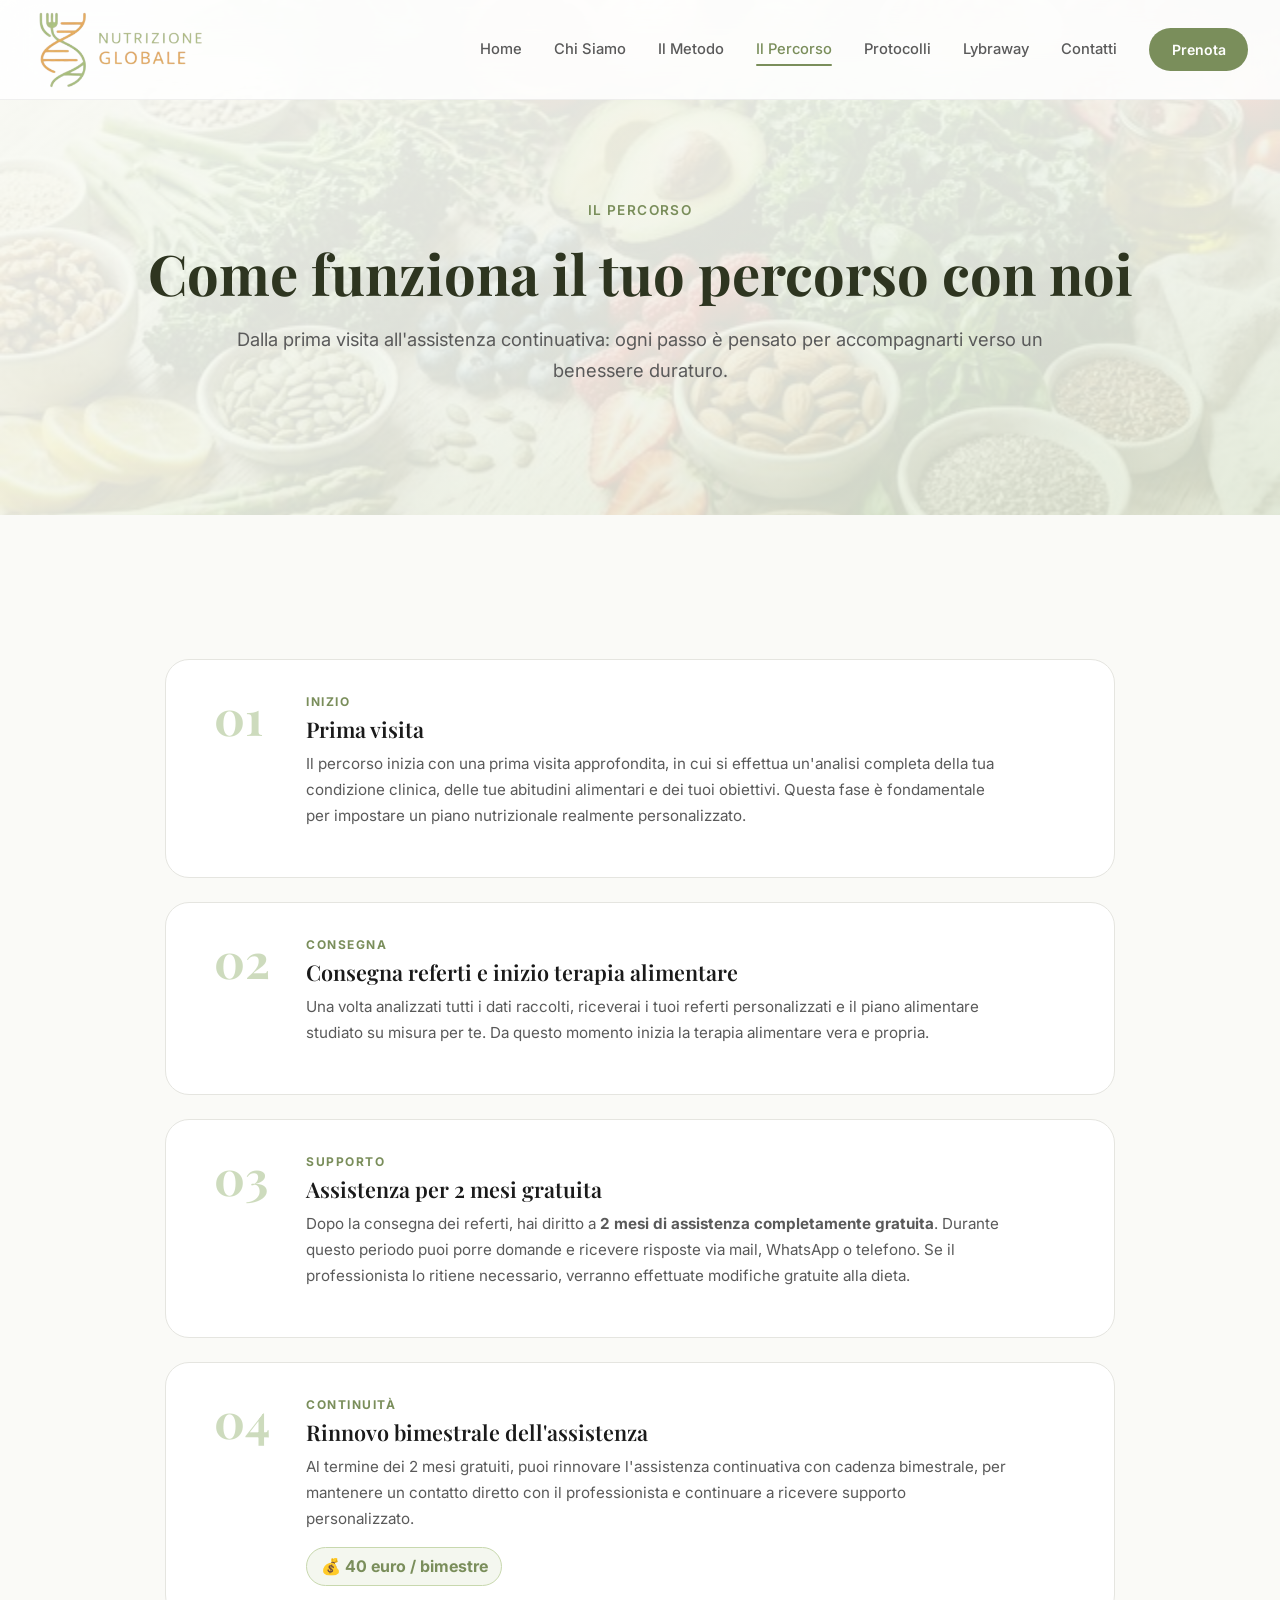
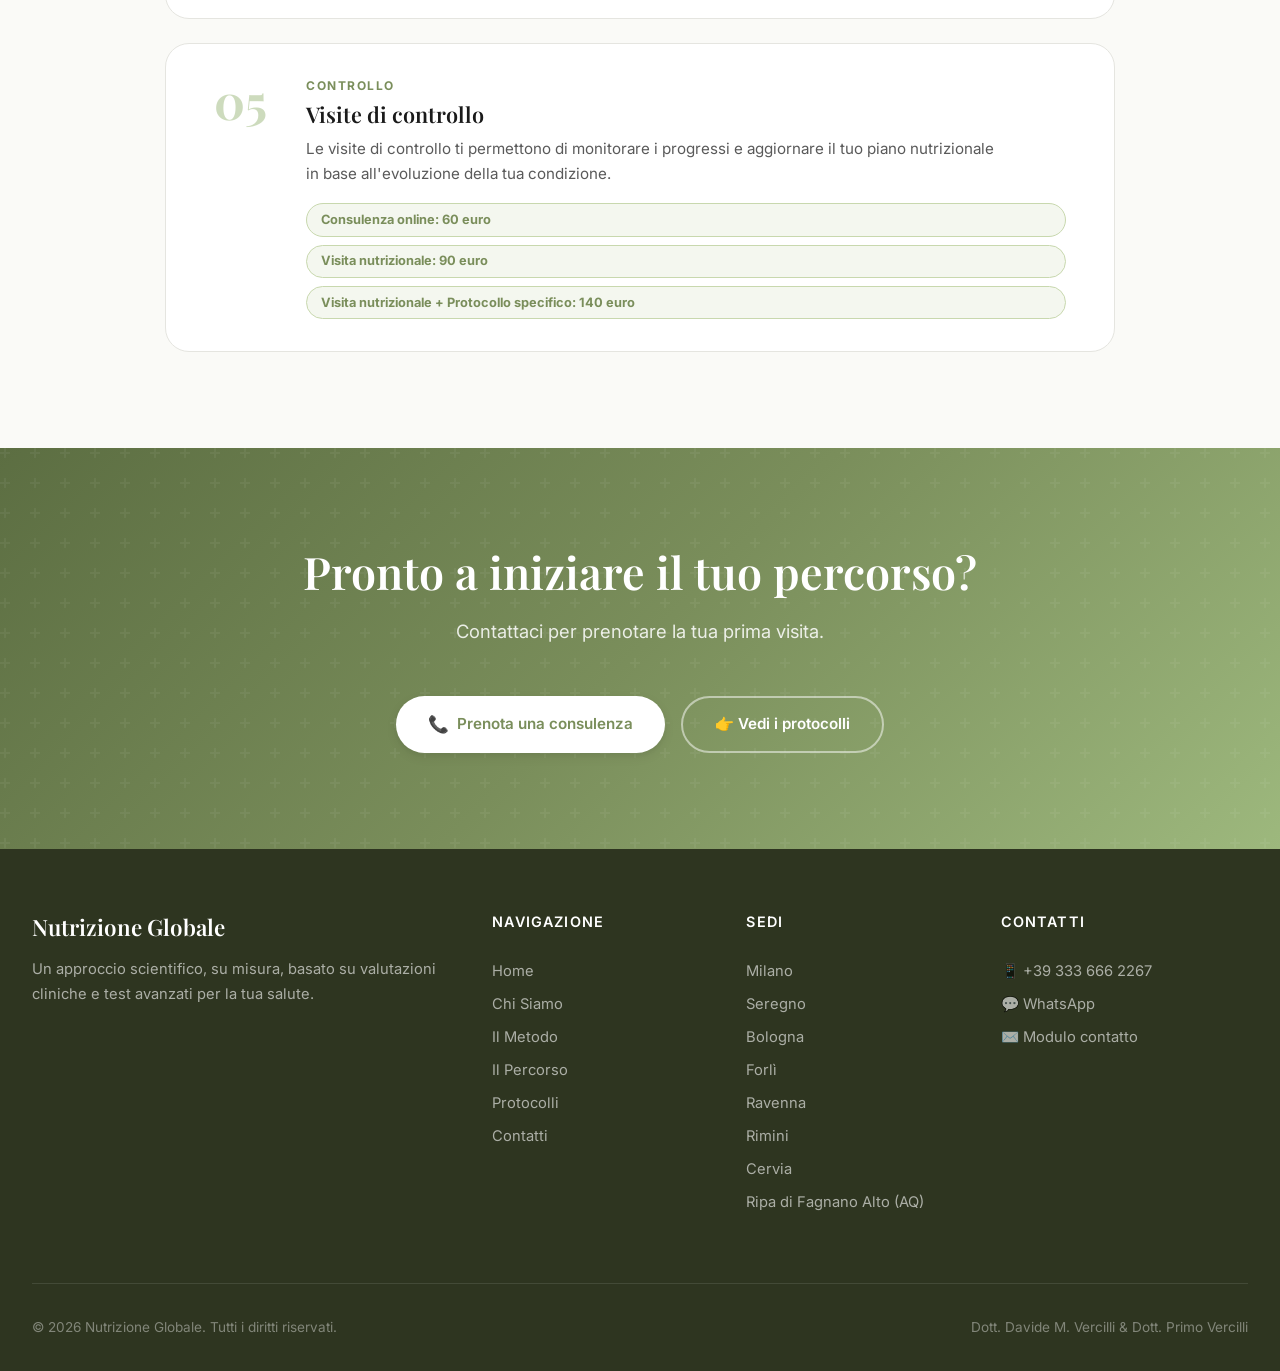
<file: il-percorso.html>
<!DOCTYPE html>
<html lang="it">
<head>
  <meta charset="UTF-8">
  <meta name="viewport" content="width=device-width, initial-scale=1.0">
  <title>Il Percorso – Nutrizione Globale</title>
  <meta name="description" content="Scopri come funziona il percorso con Nutrizione Globale: dalla prima visita all'assistenza continuativa, ecco tutti i passaggi e i costi.">
  <meta name="robots" content="index, follow">
  <link rel="canonical" href="https://www.nutrizioneglobale.it/il-percorso.html">

  <!-- Open Graph -->
  <meta property="og:type" content="website">
  <meta property="og:title" content="Il Percorso – Nutrizione Globale">
  <meta property="og:description" content="Dalla prima visita all'assistenza continuativa: scopri come funziona il percorso con Nutrizione Globale.">
  <meta property="og:url" content="https://www.nutrizioneglobale.it/il-percorso.html">
  <meta property="og:image" content="https://www.nutrizioneglobale.it/img/logovercilli-removebg-preview.png">
  <meta property="og:site_name" content="Nutrizione Globale">
  <meta property="og:locale" content="it_IT">

  <!-- Twitter Card -->
  <meta name="twitter:card" content="summary">
  <meta name="twitter:title" content="Il Percorso – Nutrizione Globale">
  <meta name="twitter:description" content="Dalla prima visita all'assistenza continuativa: scopri come funziona il percorso.">

  <!-- Favicon & Icons -->
  <link rel="icon" href="img/logovercilli-removebg-preview.png" type="image/png">
  <link rel="apple-touch-icon" href="img/logovercilli-removebg-preview.png">

  <link rel="stylesheet" href="style.css">
</head>
<body>

  <!-- ═══════ NAVBAR ═══════ -->
  <nav class="navbar" id="navbar">
    <div class="container">
      <a href="index.html" class="nav-logo">
        <img src="img/logovercilli-removebg-preview.png" alt="Nutrizione Globale" class="nav-logo-img">
      </a>
      <div class="nav-links" id="navLinks">
        <a href="index.html">Home</a>
        <a href="chi-siamo.html">Chi Siamo</a>
        <a href="metodo.html">Il Metodo</a>
        <a href="il-percorso.html" class="active">Il Percorso</a>
        <a href="protocolli.html">Protocolli</a>
        <a href="lybraway.html">Lybraway</a>
        <a href="contatti.html">Contatti</a>
        <a href="https://wa.me/393336662267?text=Buongiorno%2C%20vorrei%20prenotare%20una%20consulenza." class="nav-cta" target="_blank" rel="noopener">Prenota</a>
      </div>
      <button class="hamburger" id="hamburger" aria-label="Menu">
        <span></span><span></span><span></span>
      </button>
    </div>
  </nav>

  <!-- ═══════ PAGE HERO ═══════ -->
  <section class="page-hero">
    <div class="container">
      <div class="section-header">
        <div class="label">Il Percorso</div>
        <h1>Come funziona il tuo percorso con noi</h1>
        <p>Dalla prima visita all'assistenza continuativa: ogni passo è pensato per accompagnarti verso un benessere duraturo.</p>
      </div>
    </div>
  </section>

  <!-- ═══════ TIMELINE PERCORSO ═══════ -->
  <section class="section">
    <div class="container">
      <div class="proto-numbered-list">

        <article class="proto-numbered-card reveal">
          <div class="proto-number">01</div>
          <div class="proto-card-content">
            <div class="proto-category">INIZIO</div>
            <h3>Prima visita</h3>
            <p>Il percorso inizia con una prima visita approfondita, in cui si effettua un'analisi completa della tua condizione clinica, delle tue abitudini alimentari e dei tuoi obiettivi. Questa fase è fondamentale per impostare un piano nutrizionale realmente personalizzato.</p>
          </div>
        </article>

        <article class="proto-numbered-card reveal">
          <div class="proto-number">02</div>
          <div class="proto-card-content">
            <div class="proto-category">CONSEGNA</div>
            <h3>Consegna referti e inizio terapia alimentare</h3>
            <p>Una volta analizzati tutti i dati raccolti, riceverai i tuoi referti personalizzati e il piano alimentare studiato su misura per te. Da questo momento inizia la terapia alimentare vera e propria.</p>
          </div>
        </article>

        <article class="proto-numbered-card reveal">
          <div class="proto-number">03</div>
          <div class="proto-card-content">
            <div class="proto-category">SUPPORTO</div>
            <h3>Assistenza per 2 mesi gratuita</h3>
            <p>Dopo la consegna dei referti, hai diritto a <strong>2 mesi di assistenza completamente gratuita</strong>. Durante questo periodo puoi porre domande e ricevere risposte via mail, WhatsApp o telefono. Se il professionista lo ritiene necessario, verranno effettuate modifiche gratuite alla dieta.</p>
          </div>
        </article>

        <article class="proto-numbered-card reveal">
          <div class="proto-number">04</div>
          <div class="proto-card-content">
            <div class="proto-category">CONTINUITÀ</div>
            <h3>Rinnovo bimestrale dell'assistenza</h3>
            <p>Al termine dei 2 mesi gratuiti, puoi rinnovare l'assistenza continuativa con cadenza bimestrale, per mantenere un contatto diretto con il professionista e continuare a ricevere supporto personalizzato.</p>
            <div class="proto-tags">
              <span class="proto-tag" style="font-weight: 700; font-size: 1rem;">💰 40 euro / bimestre</span>
            </div>
          </div>
        </article>

        <article class="proto-numbered-card reveal">
          <div class="proto-number">05</div>
          <div class="proto-card-content">
            <div class="proto-category">CONTROLLO</div>
            <h3>Visite di controllo</h3>
            <p>Le visite di controllo ti permettono di monitorare i progressi e aggiornare il tuo piano nutrizionale in base all'evoluzione della tua condizione.</p>
            <div class="proto-tags" style="flex-direction: column; gap: var(--space-sm);">
              <span class="proto-tag" style="font-weight: 700;">Consulenza online: 60 euro</span>
              <span class="proto-tag" style="font-weight: 700;">Visita nutrizionale: 90 euro</span>
              <span class="proto-tag" style="font-weight: 700;">Visita nutrizionale + Protocollo specifico: 140 euro</span>
            </div>
          </div>
        </article>

      </div>
    </div>
  </section>

  <!-- ═══════ CTA ═══════ -->
  <section class="cta-section">
    <div class="container" style="position:relative; z-index:1;">
      <h2 class="reveal">Pronto a iniziare il tuo percorso?</h2>
      <p class="reveal">Contattaci per prenotare la tua prima visita.</p>
      <div class="reveal" style="display:flex; gap:var(--space-md); justify-content:center; flex-wrap:wrap;">
        <a href="https://wa.me/393336662267?text=Buongiorno%2C%20vorrei%20prenotare%20una%20consulenza." class="btn btn-white" target="_blank" rel="noopener">
          <span class="btn-icon">📞</span> Prenota una consulenza
        </a>
        <a href="protocolli.html" class="btn btn-outline" style="border-color: rgba(255,255,255,0.5); color: white; background: transparent;">
          👉 Vedi i protocolli
        </a>
      </div>
    </div>
  </section>

  <!-- ═══════ FOOTER ═══════ -->
  <footer class="footer">
    <div class="container">
      <div class="footer-grid">
        <div class="footer-brand">
          <h3>Nutrizione Globale</h3>
          <p>Un approccio scientifico, su misura, basato su valutazioni cliniche e test avanzati per la tua salute.</p>
        </div>
        <div class="footer-col">
          <h4>Navigazione</h4>
          <a href="index.html">Home</a>
          <a href="chi-siamo.html">Chi Siamo</a>
          <a href="metodo.html">Il Metodo</a>
          <a href="il-percorso.html">Il Percorso</a>
          <a href="protocolli.html">Protocolli</a>
          <a href="contatti.html">Contatti</a>
        </div>
        <div class="footer-col">
          <h4>Sedi</h4>
          <a href="contatti.html">Milano</a>
          <a href="contatti.html">Seregno</a>
          <a href="contatti.html">Bologna</a>
          <a href="contatti.html">Forlì</a>
          <a href="contatti.html">Ravenna</a>
          <a href="contatti.html">Rimini</a>
          <a href="contatti.html">Cervia</a>
          <a href="contatti.html">Ripa di Fagnano Alto (AQ)</a>
        </div>
        <div class="footer-col">
          <h4>Contatti</h4>
          <a href="tel:+393336662267">📱 +39 333 666 2267</a>
          <a href="https://wa.me/393336662267" target="_blank" rel="noopener">💬 WhatsApp</a>
          <a href="contatti.html">✉️ Modulo contatto</a>
        </div>
      </div>
      <div class="footer-bottom">
        <span>&copy; 2026 Nutrizione Globale. Tutti i diritti riservati.</span>
        <span>Dott. Davide M. Vercilli &amp; Dott. Primo Vercilli</span>
      </div>
    </div>
  </footer>

  <script src="script.js"></script>
</body>
</html>
</file>
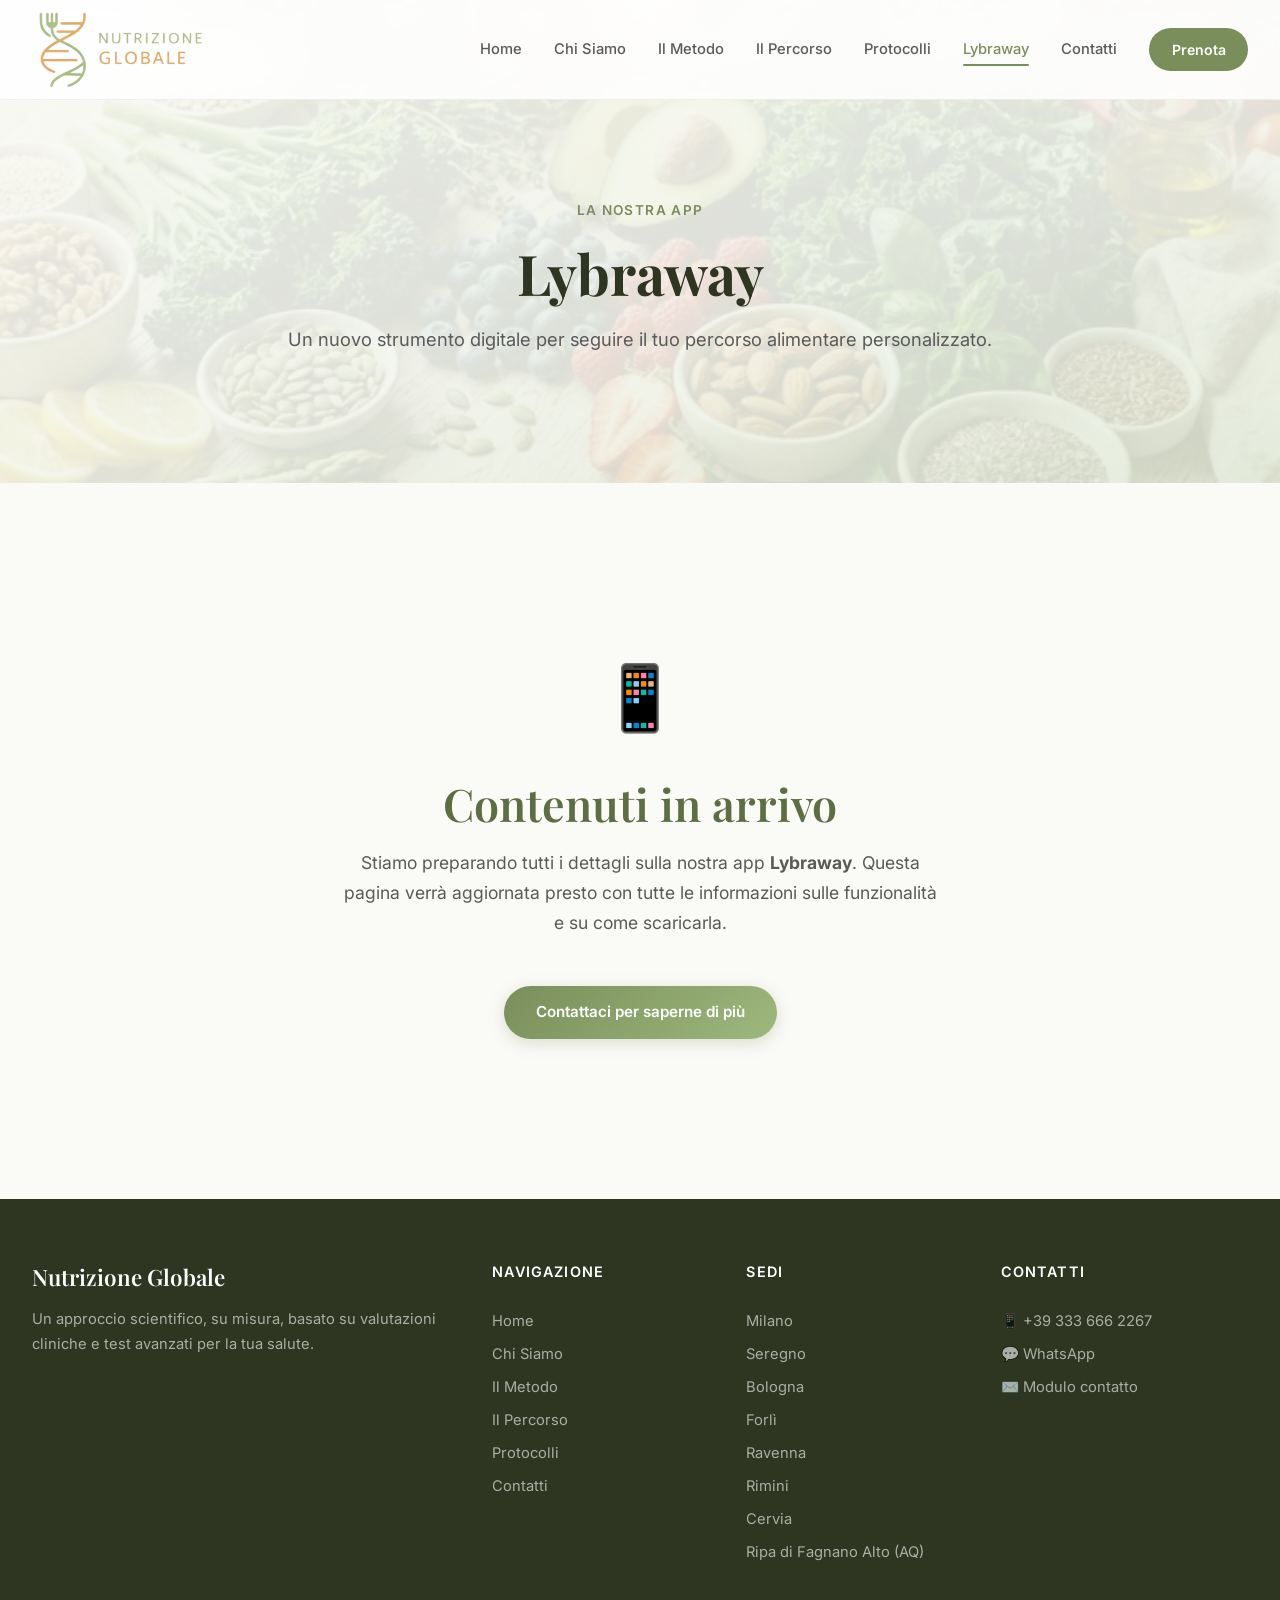
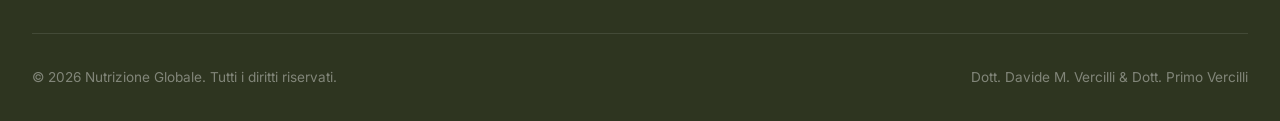
<file: lybraway.html>
<!DOCTYPE html>
<html lang="it">
<head>
  <meta charset="UTF-8">
  <meta name="viewport" content="width=device-width, initial-scale=1.0">
  <title>Lybraway – La nostra App – Nutrizione Globale</title>
  <meta name="description" content="Lybraway: l'app di Nutrizione Globale per seguire il tuo percorso alimentare personalizzato. Contenuti in arrivo.">
  <meta name="robots" content="index, follow">
  <link rel="canonical" href="https://www.nutrizioneglobale.it/lybraway.html">

  <!-- Open Graph -->
  <meta property="og:type" content="website">
  <meta property="og:title" content="Lybraway – La nostra App – Nutrizione Globale">
  <meta property="og:description" content="Lybraway: l'app di Nutrizione Globale per seguire il tuo percorso alimentare personalizzato.">
  <meta property="og:url" content="https://www.nutrizioneglobale.it/lybraway.html">
  <meta property="og:image" content="https://www.nutrizioneglobale.it/img/logovercilli-removebg-preview.png">
  <meta property="og:site_name" content="Nutrizione Globale">
  <meta property="og:locale" content="it_IT">

  <!-- Twitter Card -->
  <meta name="twitter:card" content="summary">
  <meta name="twitter:title" content="Lybraway – La nostra App – Nutrizione Globale">
  <meta name="twitter:description" content="Lybraway: l'app di Nutrizione Globale.">

  <!-- Favicon & Icons -->
  <link rel="icon" href="img/logovercilli-removebg-preview.png" type="image/png">
  <link rel="apple-touch-icon" href="img/logovercilli-removebg-preview.png">

  <link rel="stylesheet" href="style.css">
</head>
<body>

  <!-- ═══════ NAVBAR ═══════ -->
  <nav class="navbar" id="navbar">
    <div class="container">
      <a href="index.html" class="nav-logo">
        <img src="img/logovercilli-removebg-preview.png" alt="Nutrizione Globale" class="nav-logo-img">
      </a>
      <div class="nav-links" id="navLinks">
        <a href="index.html">Home</a>
        <a href="chi-siamo.html">Chi Siamo</a>
        <a href="metodo.html">Il Metodo</a>
        <a href="il-percorso.html">Il Percorso</a>
        <a href="protocolli.html">Protocolli</a>
        <a href="lybraway.html" class="active">Lybraway</a>
        <a href="contatti.html">Contatti</a>
        <a href="https://wa.me/393336662267?text=Buongiorno%2C%20vorrei%20prenotare%20una%20consulenza." class="nav-cta" target="_blank" rel="noopener">Prenota</a>
      </div>
      <button class="hamburger" id="hamburger" aria-label="Menu">
        <span></span><span></span><span></span>
      </button>
    </div>
  </nav>

  <!-- ═══════ PAGE HERO ═══════ -->
  <section class="page-hero">
    <div class="container">
      <div class="section-header">
        <div class="label">La nostra App</div>
        <h1>Lybraway</h1>
        <p>Un nuovo strumento digitale per seguire il tuo percorso alimentare personalizzato.</p>
      </div>
    </div>
  </section>

  <!-- ═══════ CONTENUTO SEGNAPOSTO ═══════ -->
  <section class="section">
    <div class="container">
      <div style="text-align: center; padding: var(--space-3xl) 0;">
        <div style="font-size: 4rem; margin-bottom: var(--space-lg);">📱</div>
        <h2 style="color: var(--color-primary-dark); margin-bottom: var(--space-md);">Contenuti in arrivo</h2>
        <p style="max-width: 600px; margin: 0 auto; font-size: 1.1rem; color: var(--color-text-secondary);">
          Stiamo preparando tutti i dettagli sulla nostra app <strong>Lybraway</strong>. Questa pagina verrà aggiornata presto con tutte le informazioni sulle funzionalità e su come scaricarla.
        </p>
        <div style="margin-top: var(--space-2xl);">
          <a href="contatti.html" class="btn btn-primary">
            Contattaci per saperne di più
          </a>
        </div>
      </div>
    </div>
  </section>

  <!-- ═══════ FOOTER ═══════ -->
  <footer class="footer">
    <div class="container">
      <div class="footer-grid">
        <div class="footer-brand">
          <h3>Nutrizione Globale</h3>
          <p>Un approccio scientifico, su misura, basato su valutazioni cliniche e test avanzati per la tua salute.</p>
        </div>
        <div class="footer-col">
          <h4>Navigazione</h4>
          <a href="index.html">Home</a>
          <a href="chi-siamo.html">Chi Siamo</a>
          <a href="metodo.html">Il Metodo</a>
          <a href="il-percorso.html">Il Percorso</a>
          <a href="protocolli.html">Protocolli</a>
          <a href="contatti.html">Contatti</a>
        </div>
        <div class="footer-col">
          <h4>Sedi</h4>
          <a href="contatti.html">Milano</a>
          <a href="contatti.html">Seregno</a>
          <a href="contatti.html">Bologna</a>
          <a href="contatti.html">Forlì</a>
          <a href="contatti.html">Ravenna</a>
          <a href="contatti.html">Rimini</a>
          <a href="contatti.html">Cervia</a>
          <a href="contatti.html">Ripa di Fagnano Alto (AQ)</a>
        </div>
        <div class="footer-col">
          <h4>Contatti</h4>
          <a href="tel:+393336662267">📱 +39 333 666 2267</a>
          <a href="https://wa.me/393336662267" target="_blank" rel="noopener">💬 WhatsApp</a>
          <a href="contatti.html">✉️ Modulo contatto</a>
        </div>
      </div>
      <div class="footer-bottom">
        <span>&copy; 2026 Nutrizione Globale. Tutti i diritti riservati.</span>
        <span>Dott. Davide M. Vercilli &amp; Dott. Primo Vercilli</span>
      </div>
    </div>
  </footer>

  <script src="script.js"></script>
</body>
</html>
</file>
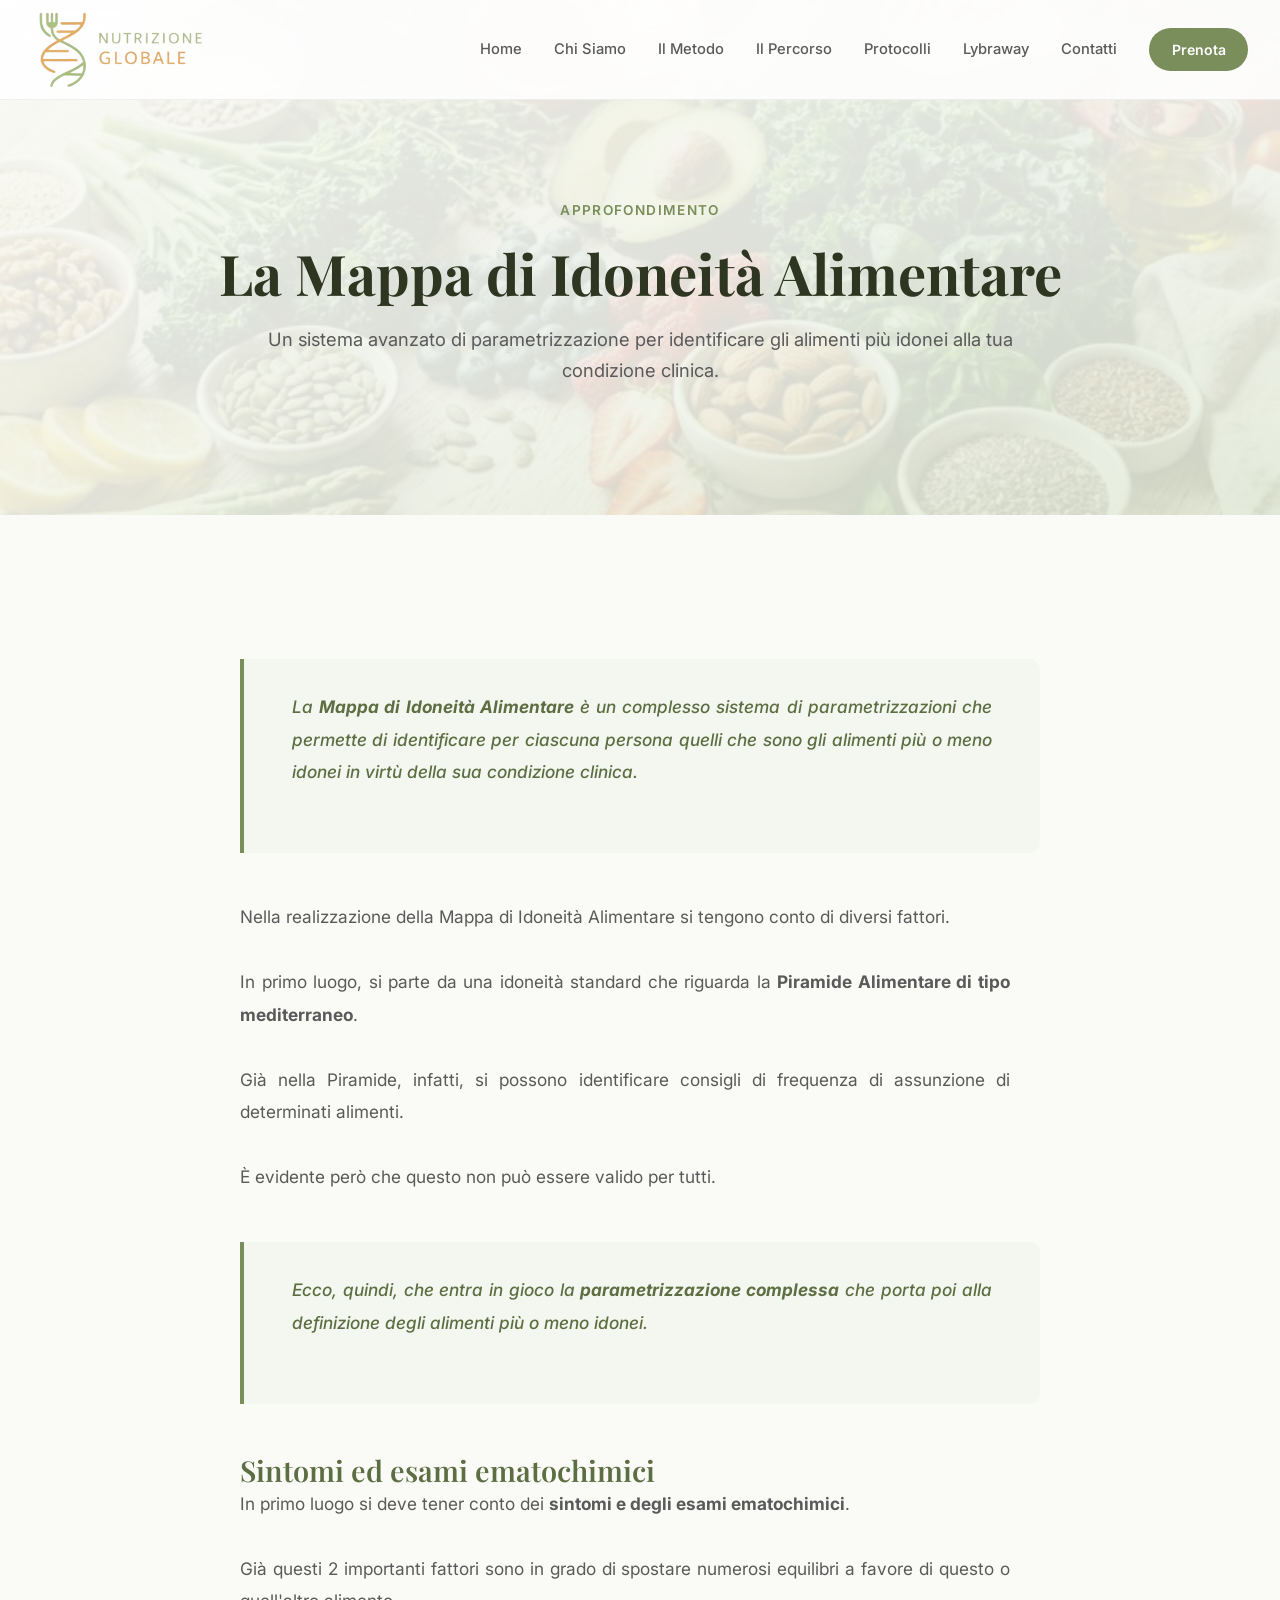
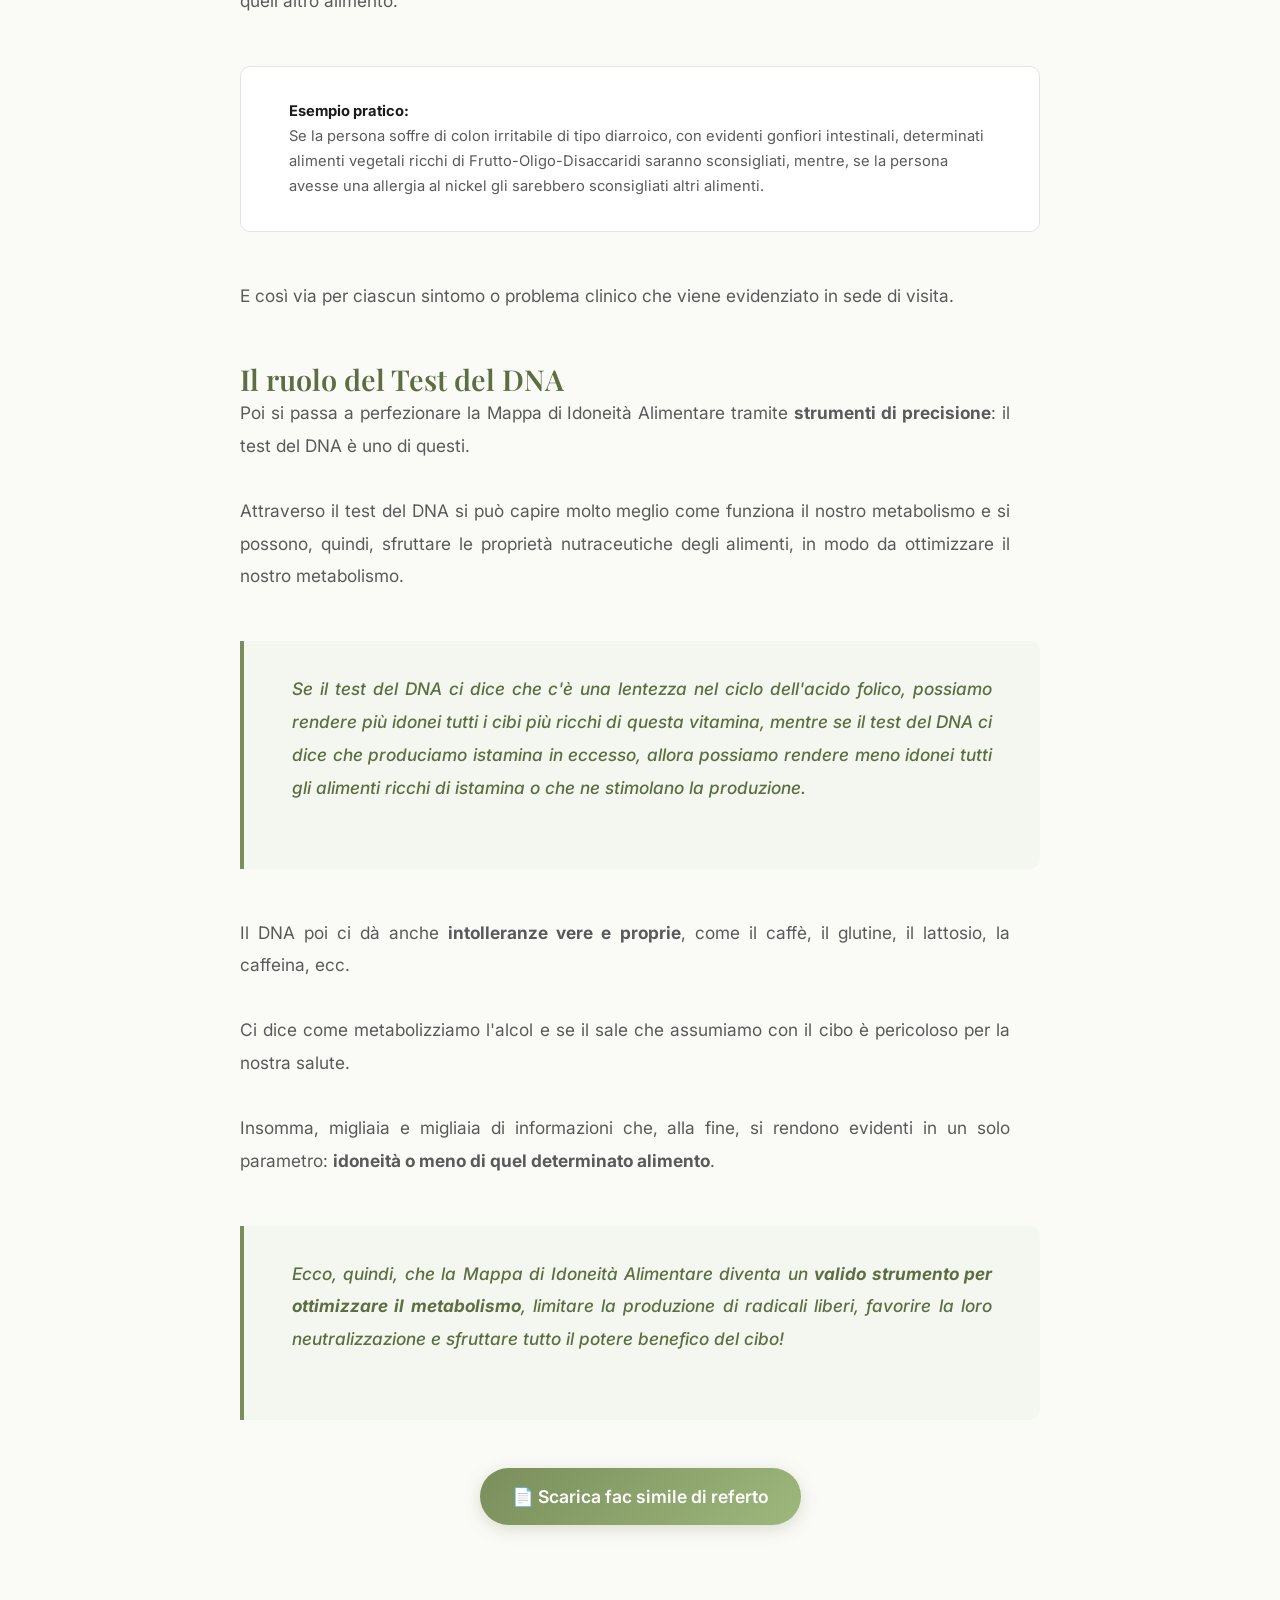
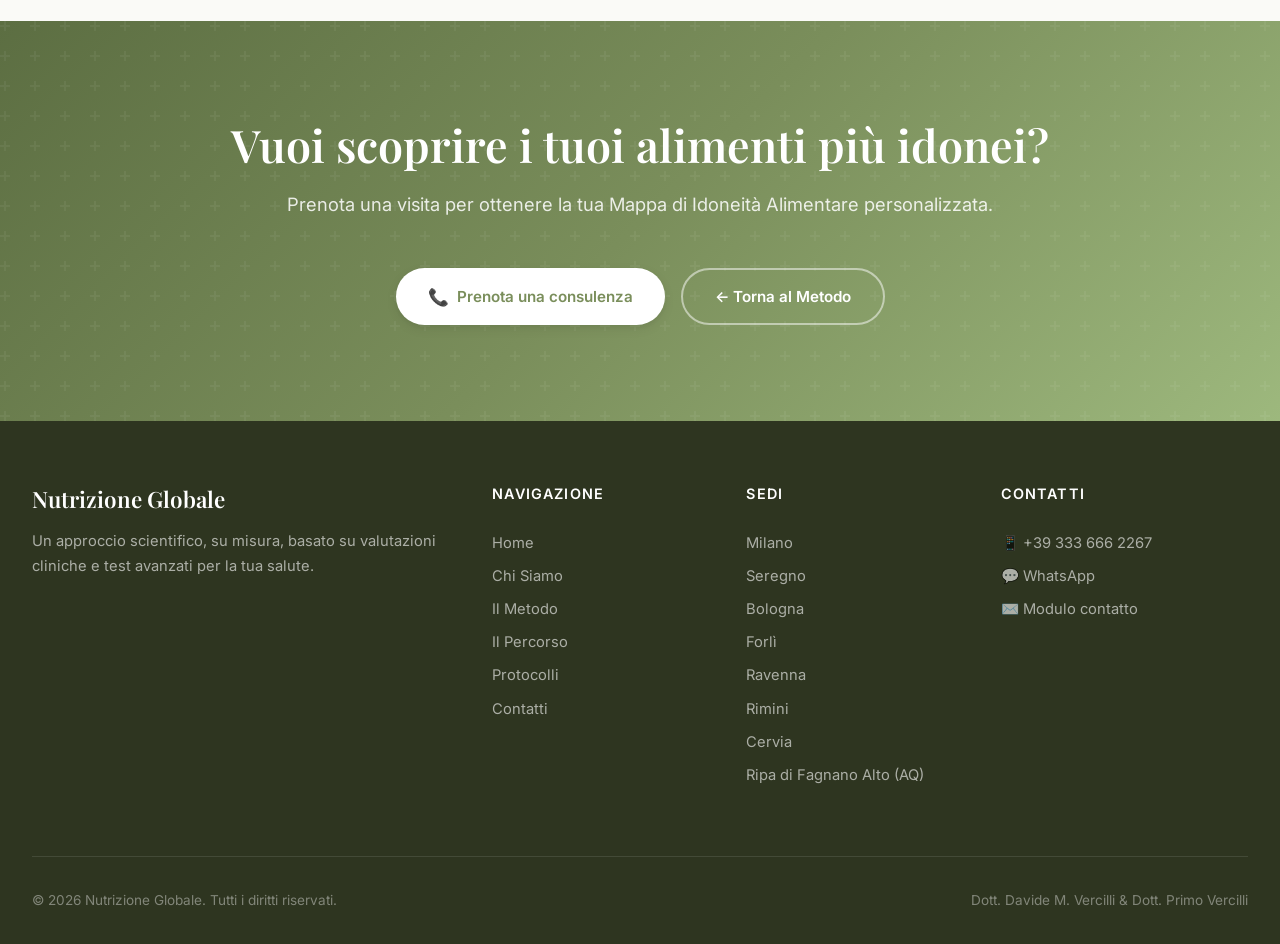
<file: mappa-alimentare.html>
<!DOCTYPE html>
<html lang="it">
<head>
  <meta charset="UTF-8">
  <meta name="viewport" content="width=device-width, initial-scale=1.0">
  <title>La Mappa di Idoneità Alimentare – Nutrizione Globale</title>
  <meta name="description" content="Scopri la Mappa di Idoneità Alimentare: un sistema di parametrizzazioni che identifica gli alimenti più idonei per la tua condizione clinica.">
  <meta name="robots" content="index, follow">
  <link rel="canonical" href="https://www.nutrizioneglobale.it/mappa-alimentare.html">

  <!-- Open Graph -->
  <meta property="og:type" content="website">
  <meta property="og:title" content="La Mappa di Idoneità Alimentare – Nutrizione Globale">
  <meta property="og:description" content="Un sistema di parametrizzazioni che identifica gli alimenti più idonei per la tua condizione clinica.">
  <meta property="og:url" content="https://www.nutrizioneglobale.it/mappa-alimentare.html">
  <meta property="og:image" content="https://www.nutrizioneglobale.it/img/logovercilli-removebg-preview.png">
  <meta property="og:site_name" content="Nutrizione Globale">
  <meta property="og:locale" content="it_IT">

  <!-- Twitter Card -->
  <meta name="twitter:card" content="summary">
  <meta name="twitter:title" content="La Mappa di Idoneità Alimentare – Nutrizione Globale">
  <meta name="twitter:description" content="Un sistema di parametrizzazioni che identifica gli alimenti più idonei per la tua condizione clinica.">

  <!-- Favicon & Icons -->
  <link rel="icon" href="img/logovercilli-removebg-preview.png" type="image/png">
  <link rel="apple-touch-icon" href="img/logovercilli-removebg-preview.png">

  <link rel="stylesheet" href="style.css">
</head>
<body>

  <!-- ═══════ NAVBAR ═══════ -->
  <nav class="navbar" id="navbar">
    <div class="container">
      <a href="index.html" class="nav-logo">
        <img src="img/logovercilli-removebg-preview.png" alt="Nutrizione Globale" class="nav-logo-img">
      </a>
      <div class="nav-links" id="navLinks">
        <a href="index.html">Home</a>
        <a href="chi-siamo.html">Chi Siamo</a>
        <a href="metodo.html">Il Metodo</a>
        <a href="il-percorso.html">Il Percorso</a>
        <a href="protocolli.html">Protocolli</a>
        <a href="lybraway.html">Lybraway</a>
        <a href="contatti.html">Contatti</a>
        <a href="https://wa.me/393336662267?text=Buongiorno%2C%20vorrei%20prenotare%20una%20consulenza." class="nav-cta" target="_blank" rel="noopener">Prenota</a>
      </div>
      <button class="hamburger" id="hamburger" aria-label="Menu">
        <span></span><span></span><span></span>
      </button>
    </div>
  </nav>

  <!-- ═══════ PAGE HERO ═══════ -->
  <section class="page-hero">
    <div class="container">
      <div class="section-header">
        <div class="label">Approfondimento</div>
        <h1>La Mappa di Idoneità Alimentare</h1>
        <p>Un sistema avanzato di parametrizzazione per identificare gli alimenti più idonei alla tua condizione clinica.</p>
      </div>
    </div>
  </section>

  <!-- ═══════ CONTENUTO ═══════ -->
  <section class="section">
    <div class="container">
      <div class="method-content">

        <div class="method-highlight reveal">
          <p>La <strong>Mappa di Idoneità Alimentare</strong> è un complesso sistema di parametrizzazioni che permette di identificare per ciascuna persona quelli che sono gli alimenti più o meno idonei in virtù della sua condizione clinica.</p>
        </div>

        <p class="reveal">Nella realizzazione della Mappa di Idoneità Alimentare si tengono conto di diversi fattori.</p>

        <p class="reveal">In primo luogo, si parte da una idoneità standard che riguarda la <strong>Piramide Alimentare di tipo mediterraneo</strong>.</p>

        <p class="reveal">Già nella Piramide, infatti, si possono identificare consigli di frequenza di assunzione di determinati alimenti.</p>

        <p class="reveal">È evidente però che questo non può essere valido per tutti.</p>

        <div class="method-highlight reveal">
          <p>Ecco, quindi, che entra in gioco la <strong>parametrizzazione complessa</strong> che porta poi alla definizione degli alimenti più o meno idonei.</p>
        </div>

        <h3 class="reveal" style="margin-top: var(--space-2xl); color: var(--color-primary-dark);">Sintomi ed esami ematochimici</h3>

        <p class="reveal">In primo luogo si deve tener conto dei <strong>sintomi e degli esami ematochimici</strong>.</p>

        <p class="reveal">Già questi 2 importanti fattori sono in grado di spostare numerosi equilibri a favore di questo o quell'altro alimento.</p>

        <div class="method-citation reveal">
          <strong>Esempio pratico:</strong><br>
          Se la persona soffre di colon irritabile di tipo diarroico, con evidenti gonfiori intestinali, determinati alimenti vegetali ricchi di Frutto-Oligo-Disaccaridi saranno sconsigliati, mentre, se la persona avesse una allergia al nickel gli sarebbero sconsigliati altri alimenti.
        </div>

        <p class="reveal">E così via per ciascun sintomo o problema clinico che viene evidenziato in sede di visita.</p>

        <h3 class="reveal" style="margin-top: var(--space-2xl); color: var(--color-primary-dark);">Il ruolo del Test del DNA</h3>

        <p class="reveal">Poi si passa a perfezionare la Mappa di Idoneità Alimentare tramite <strong>strumenti di precisione</strong>: il test del DNA è uno di questi.</p>

        <p class="reveal">Attraverso il test del DNA si può capire molto meglio come funziona il nostro metabolismo e si possono, quindi, sfruttare le proprietà nutraceutiche degli alimenti, in modo da ottimizzare il nostro metabolismo.</p>

        <div class="method-highlight reveal">
          <p>Se il test del DNA ci dice che c'è una lentezza nel ciclo dell'acido folico, possiamo rendere più idonei tutti i cibi più ricchi di questa vitamina, mentre se il test del DNA ci dice che produciamo istamina in eccesso, allora possiamo rendere meno idonei tutti gli alimenti ricchi di istamina o che ne stimolano la produzione.</p>
        </div>

        <p class="reveal">Il DNA poi ci dà anche <strong>intolleranze vere e proprie</strong>, come il caffè, il glutine, il lattosio, la caffeina, ecc.</p>

        <p class="reveal">Ci dice come metabolizziamo l'alcol e se il sale che assumiamo con il cibo è pericoloso per la nostra salute.</p>

        <p class="reveal">Insomma, migliaia e migliaia di informazioni che, alla fine, si rendono evidenti in un solo parametro: <strong>idoneità o meno di quel determinato alimento</strong>.</p>

        <div class="method-highlight reveal">
          <p>Ecco, quindi, che la Mappa di Idoneità Alimentare diventa un <strong>valido strumento per ottimizzare il metabolismo</strong>, limitare la produzione di radicali liberi, favorire la loro neutralizzazione e sfruttare tutto il potere benefico del cibo!</p>
        </div>

        <div class="reveal" style="text-align: center; margin-top: var(--space-2xl);">
          <a href="#" class="btn btn-primary" style="font-size: 1.1rem;">
            📄 Scarica fac simile di referto
          </a>
        </div>

      </div>
    </div>
  </section>

  <!-- ═══════ CTA ═══════ -->
  <section class="cta-section">
    <div class="container" style="position:relative; z-index:1;">
      <h2 class="reveal">Vuoi scoprire i tuoi alimenti più idonei?</h2>
      <p class="reveal">Prenota una visita per ottenere la tua Mappa di Idoneità Alimentare personalizzata.</p>
      <div class="reveal" style="display:flex; gap:var(--space-md); justify-content:center; flex-wrap:wrap;">
        <a href="https://wa.me/393336662267?text=Buongiorno%2C%20vorrei%20prenotare%20una%20consulenza." class="btn btn-white" target="_blank" rel="noopener">
          <span class="btn-icon">📞</span> Prenota una consulenza
        </a>
        <a href="metodo.html" class="btn btn-outline" style="border-color: rgba(255,255,255,0.5); color: white; background: transparent;">
          ← Torna al Metodo
        </a>
      </div>
    </div>
  </section>

  <!-- ═══════ FOOTER ═══════ -->
  <footer class="footer">
    <div class="container">
      <div class="footer-grid">
        <div class="footer-brand">
          <h3>Nutrizione Globale</h3>
          <p>Un approccio scientifico, su misura, basato su valutazioni cliniche e test avanzati per la tua salute.</p>
        </div>
        <div class="footer-col">
          <h4>Navigazione</h4>
          <a href="index.html">Home</a>
          <a href="chi-siamo.html">Chi Siamo</a>
          <a href="metodo.html">Il Metodo</a>
          <a href="il-percorso.html">Il Percorso</a>
          <a href="protocolli.html">Protocolli</a>
          <a href="contatti.html">Contatti</a>
        </div>
        <div class="footer-col">
          <h4>Sedi</h4>
          <a href="contatti.html">Milano</a>
          <a href="contatti.html">Seregno</a>
          <a href="contatti.html">Bologna</a>
          <a href="contatti.html">Forlì</a>
          <a href="contatti.html">Ravenna</a>
          <a href="contatti.html">Rimini</a>
          <a href="contatti.html">Cervia</a>
          <a href="contatti.html">Ripa di Fagnano Alto (AQ)</a>
        </div>
        <div class="footer-col">
          <h4>Contatti</h4>
          <a href="tel:+393336662267">📱 +39 333 666 2267</a>
          <a href="https://wa.me/393336662267" target="_blank" rel="noopener">💬 WhatsApp</a>
          <a href="contatti.html">✉️ Modulo contatto</a>
        </div>
      </div>
      <div class="footer-bottom">
        <span>&copy; 2026 Nutrizione Globale. Tutti i diritti riservati.</span>
        <span>Dott. Davide M. Vercilli &amp; Dott. Primo Vercilli</span>
      </div>
    </div>
  </footer>

  <script src="script.js"></script>
</body>
</html>
</file>
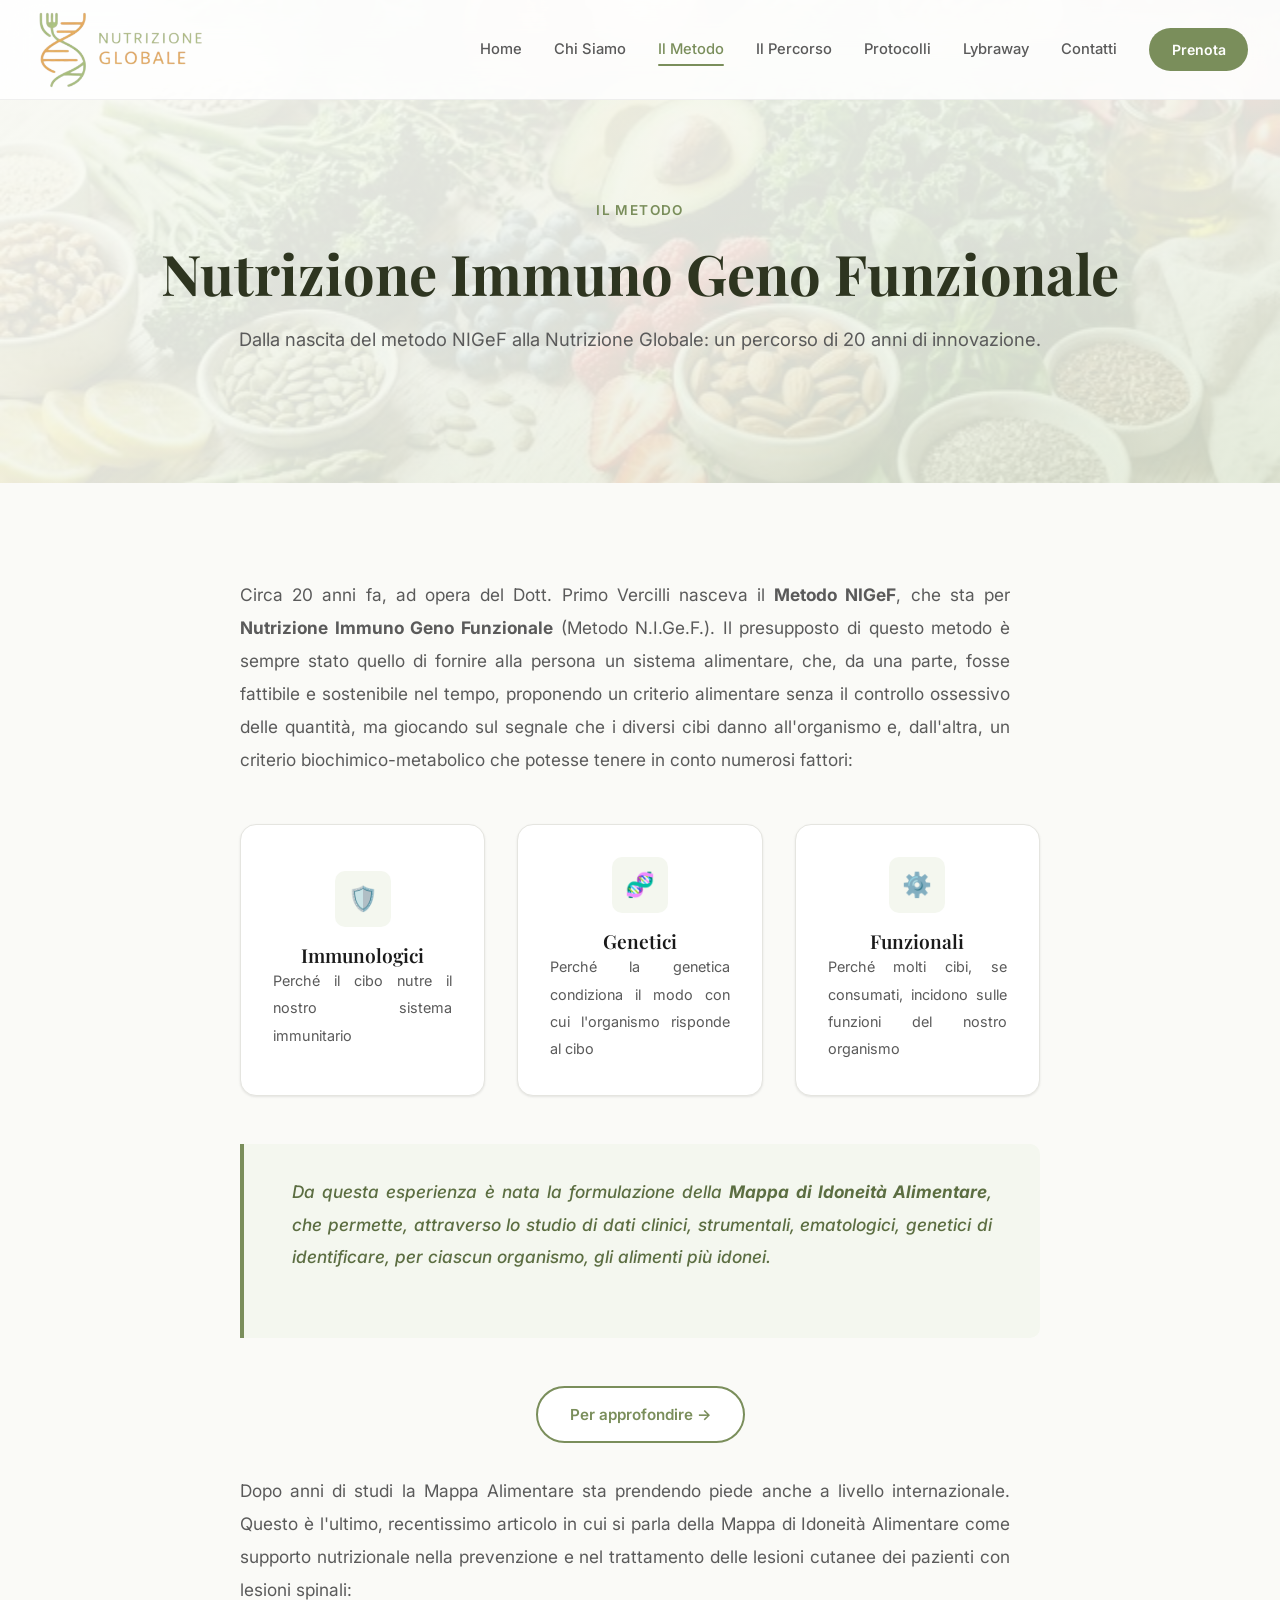
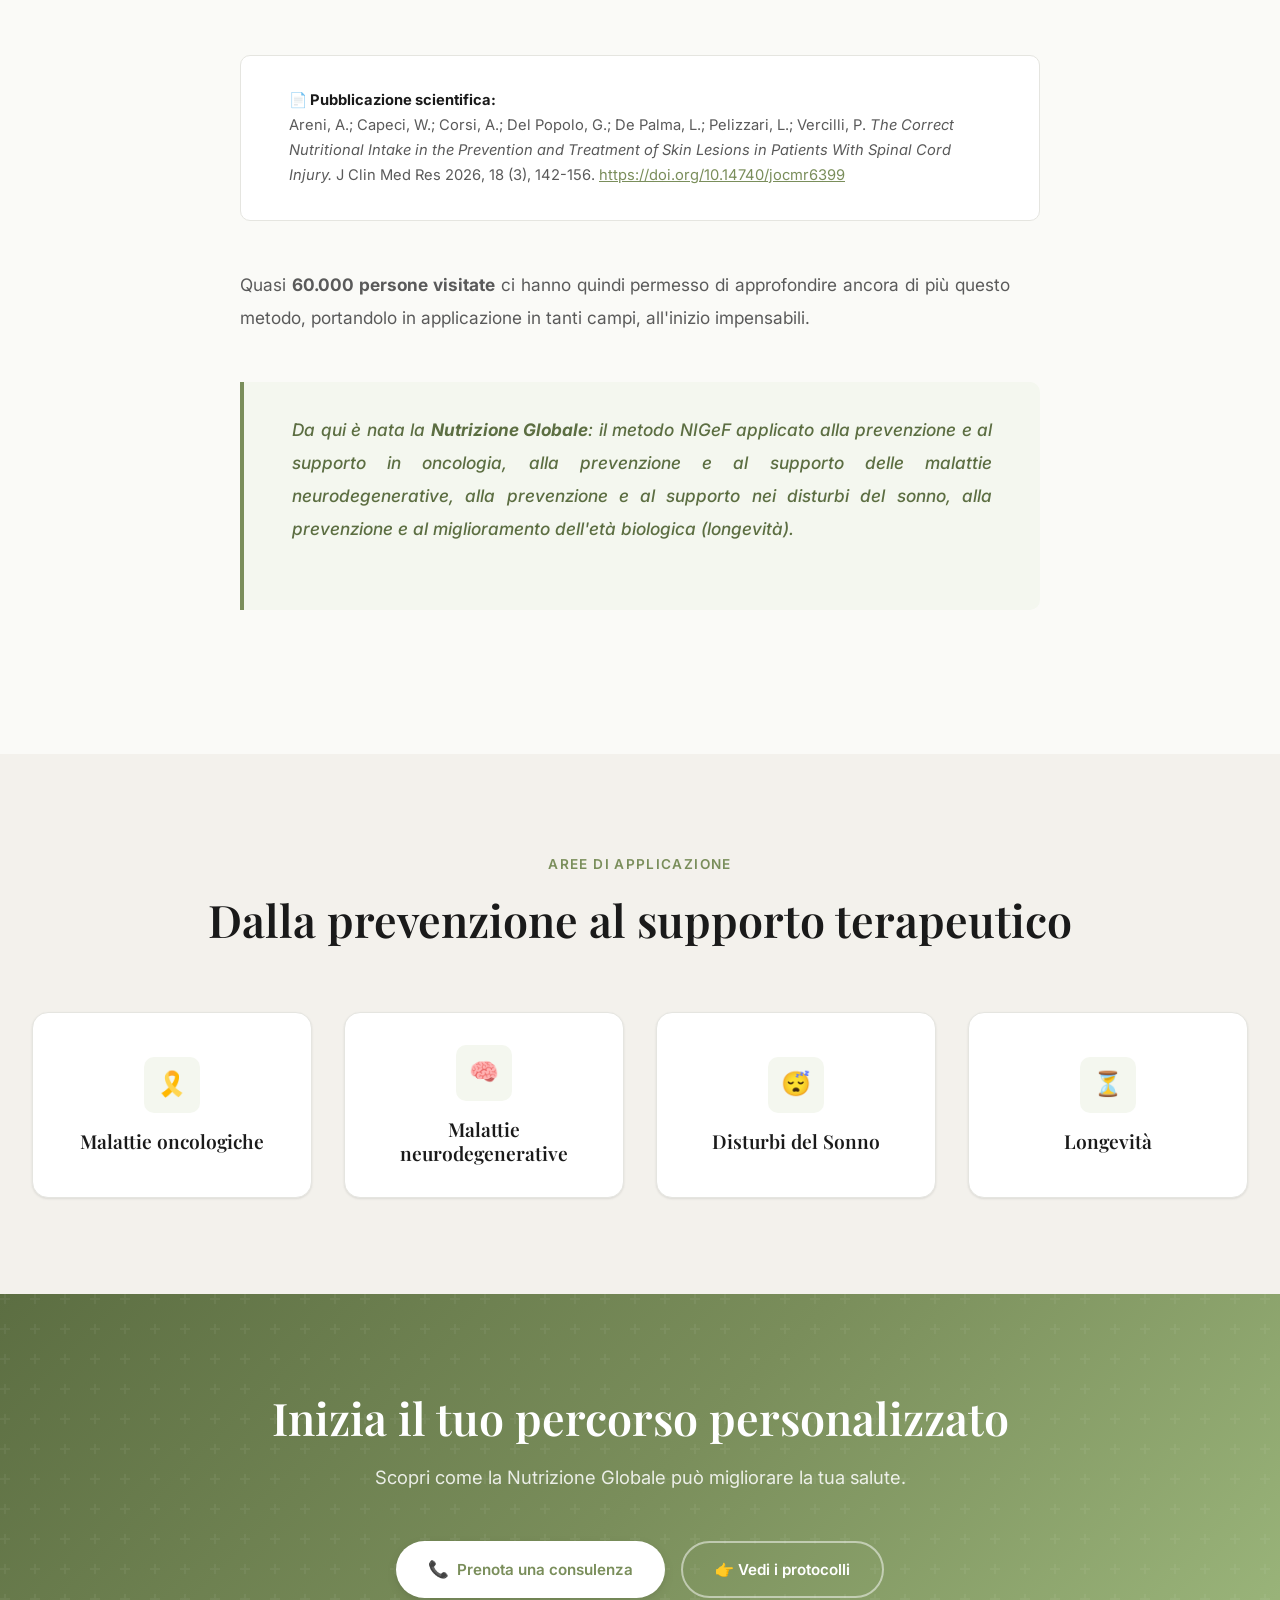
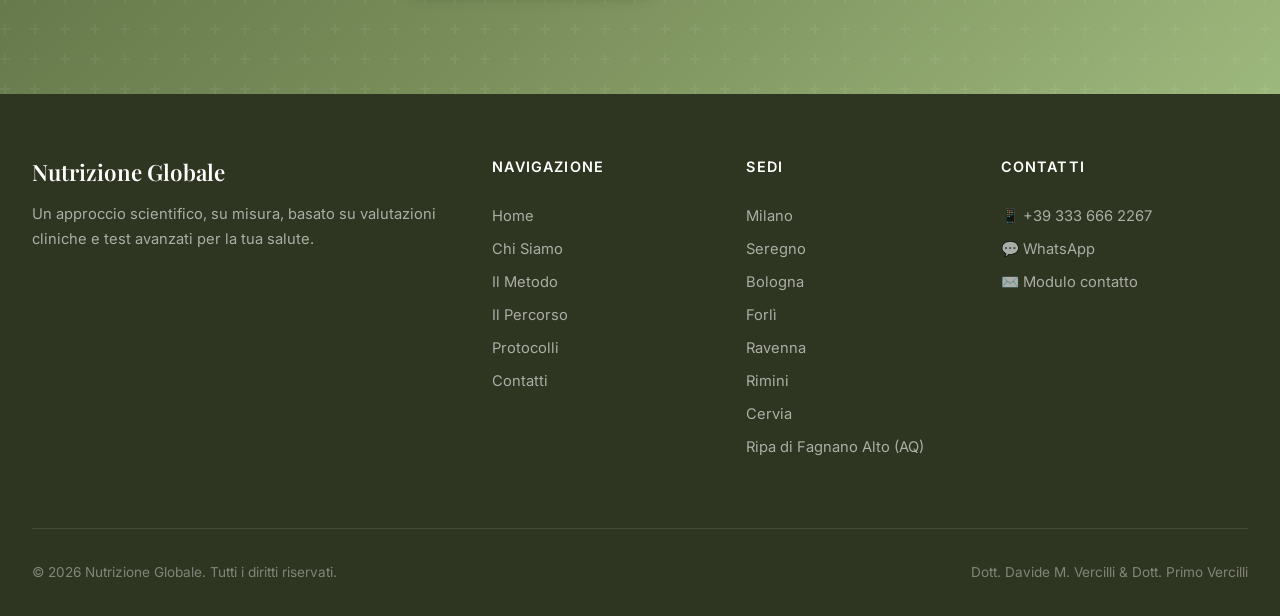
<file: metodo.html>
<!DOCTYPE html>
<html lang="it">
<head>
  <meta charset="UTF-8">
  <meta name="viewport" content="width=device-width, initial-scale=1.0">
  <title>Il Metodo NIGeF – Nutrizione Globale</title>
  <meta name="description" content="Scopri il Metodo NIGeF e la Nutrizione Globale: 20 anni di esperienza nella nutrizione immuno geno funzionale per percorsi alimentari personalizzati.">
  <meta name="robots" content="index, follow">
  <link rel="canonical" href="https://www.nutrizioneglobale.it/metodo.html">

  <!-- Open Graph -->
  <meta property="og:type" content="website">
  <meta property="og:title" content="Il Metodo NIGeF – Nutrizione Globale">
  <meta property="og:description" content="20 anni di esperienza nella nutrizione immuno geno funzionale per percorsi alimentari personalizzati.">
  <meta property="og:url" content="https://www.nutrizioneglobale.it/metodo.html">
  <meta property="og:image" content="https://www.nutrizioneglobale.it/img/logovercilli-removebg-preview.png">
  <meta property="og:site_name" content="Nutrizione Globale">
  <meta property="og:locale" content="it_IT">

  <!-- Twitter Card -->
  <meta name="twitter:card" content="summary">
  <meta name="twitter:title" content="Il Metodo NIGeF – Nutrizione Globale">
  <meta name="twitter:description" content="20 anni di esperienza nella nutrizione immuno geno funzionale per percorsi alimentari personalizzati.">

  <!-- Favicon & Icons -->
  <link rel="icon" href="img/logovercilli-removebg-preview.png" type="image/png">
  <link rel="apple-touch-icon" href="img/logovercilli-removebg-preview.png">

  <link rel="stylesheet" href="style.css">
</head>
<body>

  <!-- ═══════ NAVBAR ═══════ -->
  <nav class="navbar" id="navbar">
    <div class="container">
      <a href="index.html" class="nav-logo">
        <img src="img/logovercilli-removebg-preview.png" alt="Nutrizione Globale" class="nav-logo-img">
      </a>
      <div class="nav-links" id="navLinks">
        <a href="index.html">Home</a>
        <a href="chi-siamo.html">Chi Siamo</a>
        <a href="metodo.html" class="active">Il Metodo</a>
        <a href="il-percorso.html">Il Percorso</a>
        <a href="protocolli.html">Protocolli</a>
        <a href="lybraway.html">Lybraway</a>
        <a href="contatti.html">Contatti</a>
        <a href="https://wa.me/393336662267?text=Buongiorno%2C%20vorrei%20prenotare%20una%20consulenza." class="nav-cta" target="_blank" rel="noopener">Prenota</a>
      </div>
      <button class="hamburger" id="hamburger" aria-label="Menu">
        <span></span><span></span><span></span>
      </button>
    </div>
  </nav>

  <!-- ═══════ PAGE HERO ═══════ -->
  <section class="page-hero">
    <div class="container">
      <div class="section-header">
        <div class="label">Il Metodo</div>
        <h1>Nutrizione Immuno Geno Funzionale</h1>
        <p>Dalla nascita del metodo NIGeF alla Nutrizione Globale: un percorso di 20 anni di innovazione.</p>
      </div>
    </div>
  </section>

  <!-- ═══════ CONTENUTO METODO ═══════ -->
  <section class="section">
    <div class="container">
      <div class="method-content">
        <p class="reveal">Circa 20 anni fa, ad opera del Dott. Primo Vercilli nasceva il <strong>Metodo NIGeF</strong>, che sta per <strong>Nutrizione Immuno Geno Funzionale</strong> (Metodo N.I.Ge.F.). Il presupposto di questo metodo è sempre stato quello di fornire alla persona un sistema alimentare, che, da una parte, fosse fattibile e sostenibile nel tempo, proponendo un criterio alimentare senza il controllo ossessivo delle quantità, ma giocando sul segnale che i diversi cibi danno all'organismo e, dall'altra, un criterio biochimico-metabolico che potesse tenere in conto numerosi fattori:</p>

        <div class="grid-3 reveal" style="margin: var(--space-2xl) 0;">
          <div class="card text-center">
            <div class="card-icon green" style="margin: 0 auto var(--space-md);">🛡️</div>
            <h4>Immunologici</h4>
            <p style="font-size:0.9rem; margin: 0 auto;">Perché il cibo nutre il nostro sistema immunitario</p>
          </div>
          <div class="card text-center">
            <div class="card-icon blue" style="margin: 0 auto var(--space-md);">🧬</div>
            <h4>Genetici</h4>
            <p style="font-size:0.9rem; margin: 0 auto;">Perché la genetica condiziona il modo con cui l'organismo risponde al cibo</p>
          </div>
          <div class="card text-center">
            <div class="card-icon gold" style="margin: 0 auto var(--space-md);">⚙️</div>
            <h4>Funzionali</h4>
            <p style="font-size:0.9rem; margin: 0 auto;">Perché molti cibi, se consumati, incidono sulle funzioni del nostro organismo</p>
          </div>
        </div>

        <div class="method-highlight reveal">
          <p>Da questa esperienza è nata la formulazione della <strong>Mappa di Idoneità Alimentare</strong>, che permette, attraverso lo studio di dati clinici, strumentali, ematologici, genetici di identificare, per ciascun organismo, gli alimenti più idonei.</p>
        </div>

        <div class="reveal" style="text-align: center; margin: var(--space-xl) 0;">
          <a href="mappa-alimentare.html" class="btn btn-secondary">Per approfondire →</a>
        </div>

        <p class="reveal">Dopo anni di studi la Mappa Alimentare sta prendendo piede anche a livello internazionale. Questo è l'ultimo, recentissimo articolo in cui si parla della Mappa di Idoneità Alimentare come supporto nutrizionale nella prevenzione e nel trattamento delle lesioni cutanee dei pazienti con lesioni spinali:</p>

        <div class="method-citation reveal">
          <strong>📄 Pubblicazione scientifica:</strong><br>
          Areni, A.; Capeci, W.; Corsi, A.; Del Popolo, G.; De Palma, L.; Pelizzari, L.; Vercilli, P. <em>The Correct Nutritional Intake in the Prevention and Treatment of Skin Lesions in Patients With Spinal Cord Injury.</em> J Clin Med Res 2026, 18 (3), 142-156. <a href="https://doi.org/10.14740/jocmr6399" target="_blank" rel="noopener" style="color: var(--color-primary); text-decoration: underline;">https://doi.org/10.14740/jocmr6399</a>
        </div>

        <p class="reveal">Quasi <strong>60.000 persone visitate</strong> ci hanno quindi permesso di approfondire ancora di più questo metodo, portandolo in applicazione in tanti campi, all'inizio impensabili.</p>

        <div class="method-highlight reveal">
          <p>Da qui è nata la <strong>Nutrizione Globale</strong>: il metodo NIGeF applicato alla prevenzione e al supporto in oncologia, alla prevenzione e al supporto delle malattie neurodegenerative, alla prevenzione e al supporto nei disturbi del sonno, alla prevenzione e al miglioramento dell'età biologica (longevità).</p>
        </div>
      </div>
    </div>
  </section>

  <!-- ═══════ AREE DI APPLICAZIONE ═══════ -->
  <section class="section" style="background: var(--color-bg-alt);">
    <div class="container">
      <div class="section-header reveal">
        <div class="label">Aree di Applicazione</div>
        <h2>Dalla prevenzione al supporto terapeutico</h2>
      </div>
      <div class="grid-4 stagger-children">
        <div class="card reveal">
          <div class="card-icon purple">🎗️</div>
          <h4>Malattie oncologiche</h4>
        </div>
        <div class="card reveal">
          <div class="card-icon gold">🧠</div>
          <h4>Malattie neurodegenerative</h4>
        </div>
        <div class="card reveal">
          <div class="card-icon green">😴</div>
          <h4>Disturbi del Sonno</h4>
        </div>
        <div class="card reveal">
          <div class="card-icon blue">⏳</div>
          <h4>Longevità</h4>
        </div>
      </div>
    </div>
  </section>

  <!-- ═══════ CTA ═══════ -->
  <section class="cta-section">
    <div class="container" style="position:relative; z-index:1;">
      <h2 class="reveal">Inizia il tuo percorso personalizzato</h2>
      <p class="reveal">Scopri come la Nutrizione Globale può migliorare la tua salute.</p>
      <div class="reveal" style="display:flex; gap:var(--space-md); justify-content:center; flex-wrap:wrap;">
        <a href="https://wa.me/393336662267?text=Buongiorno%2C%20vorrei%20prenotare%20una%20consulenza." class="btn btn-white" target="_blank" rel="noopener">
          <span class="btn-icon">📞</span> Prenota una consulenza
        </a>
        <a href="protocolli.html" class="btn btn-outline" style="border-color: rgba(255,255,255,0.5); color: white; background: transparent;">
          👉 Vedi i protocolli
        </a>
      </div>
    </div>
  </section>

  <!-- ═══════ FOOTER ═══════ -->
  <footer class="footer">
    <div class="container">
      <div class="footer-grid">
        <div class="footer-brand">
          <h3>Nutrizione Globale</h3>
          <p>Un approccio scientifico, su misura, basato su valutazioni cliniche e test avanzati per la tua salute.</p>
        </div>
        <div class="footer-col">
          <h4>Navigazione</h4>
          <a href="index.html">Home</a>
          <a href="chi-siamo.html">Chi Siamo</a>
          <a href="metodo.html">Il Metodo</a>
          <a href="il-percorso.html">Il Percorso</a>
          <a href="protocolli.html">Protocolli</a>
          <a href="contatti.html">Contatti</a>
        </div>
        <div class="footer-col">
          <h4>Sedi</h4>
          <a href="contatti.html">Milano</a>
          <a href="contatti.html">Seregno</a>
          <a href="contatti.html">Bologna</a>
          <a href="contatti.html">Forlì</a>
          <a href="contatti.html">Ravenna</a>
          <a href="contatti.html">Rimini</a>
          <a href="contatti.html">Cervia</a>
          <a href="contatti.html">Ripa di Fagnano Alto (AQ)</a>
        </div>
        <div class="footer-col">
          <h4>Contatti</h4>
          <a href="tel:+393336662267">📱 +39 333 666 2267</a>
          <a href="https://wa.me/393336662267" target="_blank" rel="noopener">💬 WhatsApp</a>
          <a href="contatti.html">✉️ Modulo contatto</a>
        </div>
      </div>
      <div class="footer-bottom">
        <span>&copy; 2026 Nutrizione Globale. Tutti i diritti riservati.</span>
        <span>Dott. Davide M. Vercilli &amp; Dott. Primo Vercilli</span>
      </div>
    </div>
  </footer>

  <script src="script.js"></script>
</body>
</html>
</file>
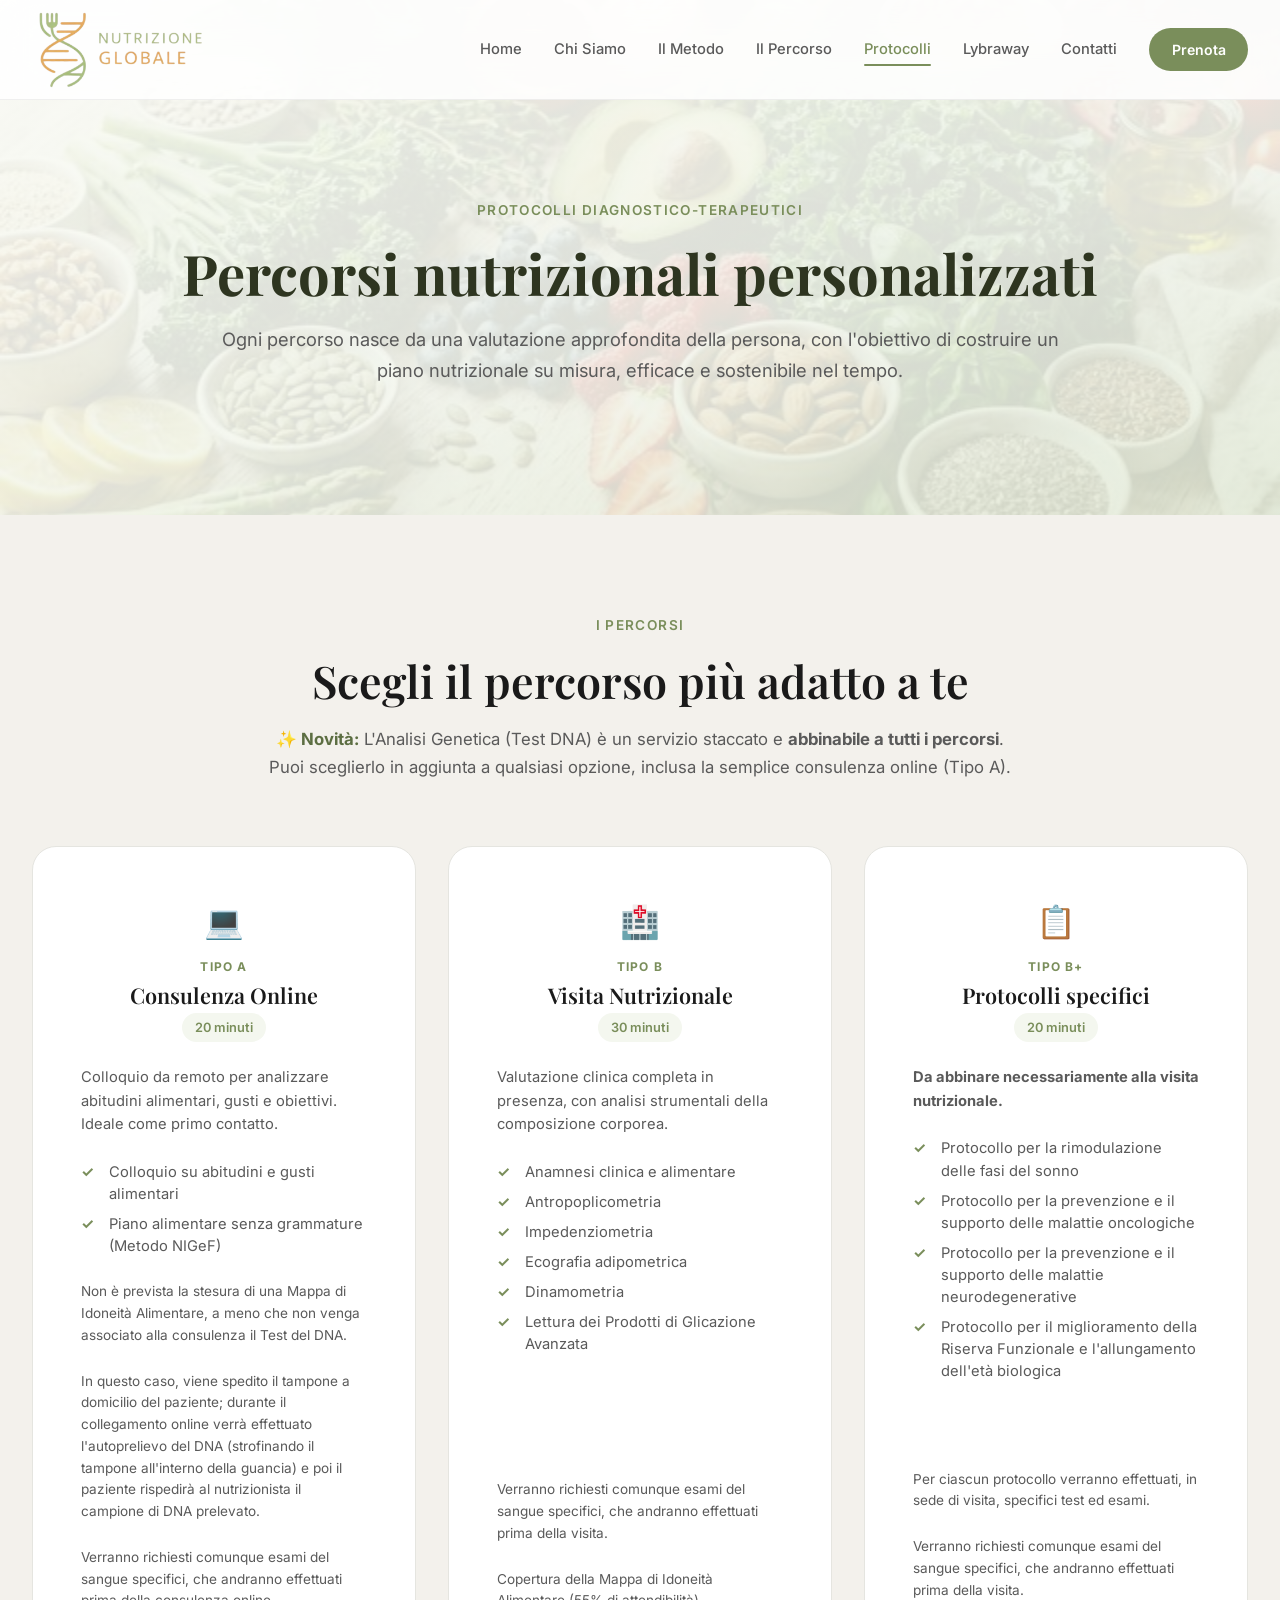
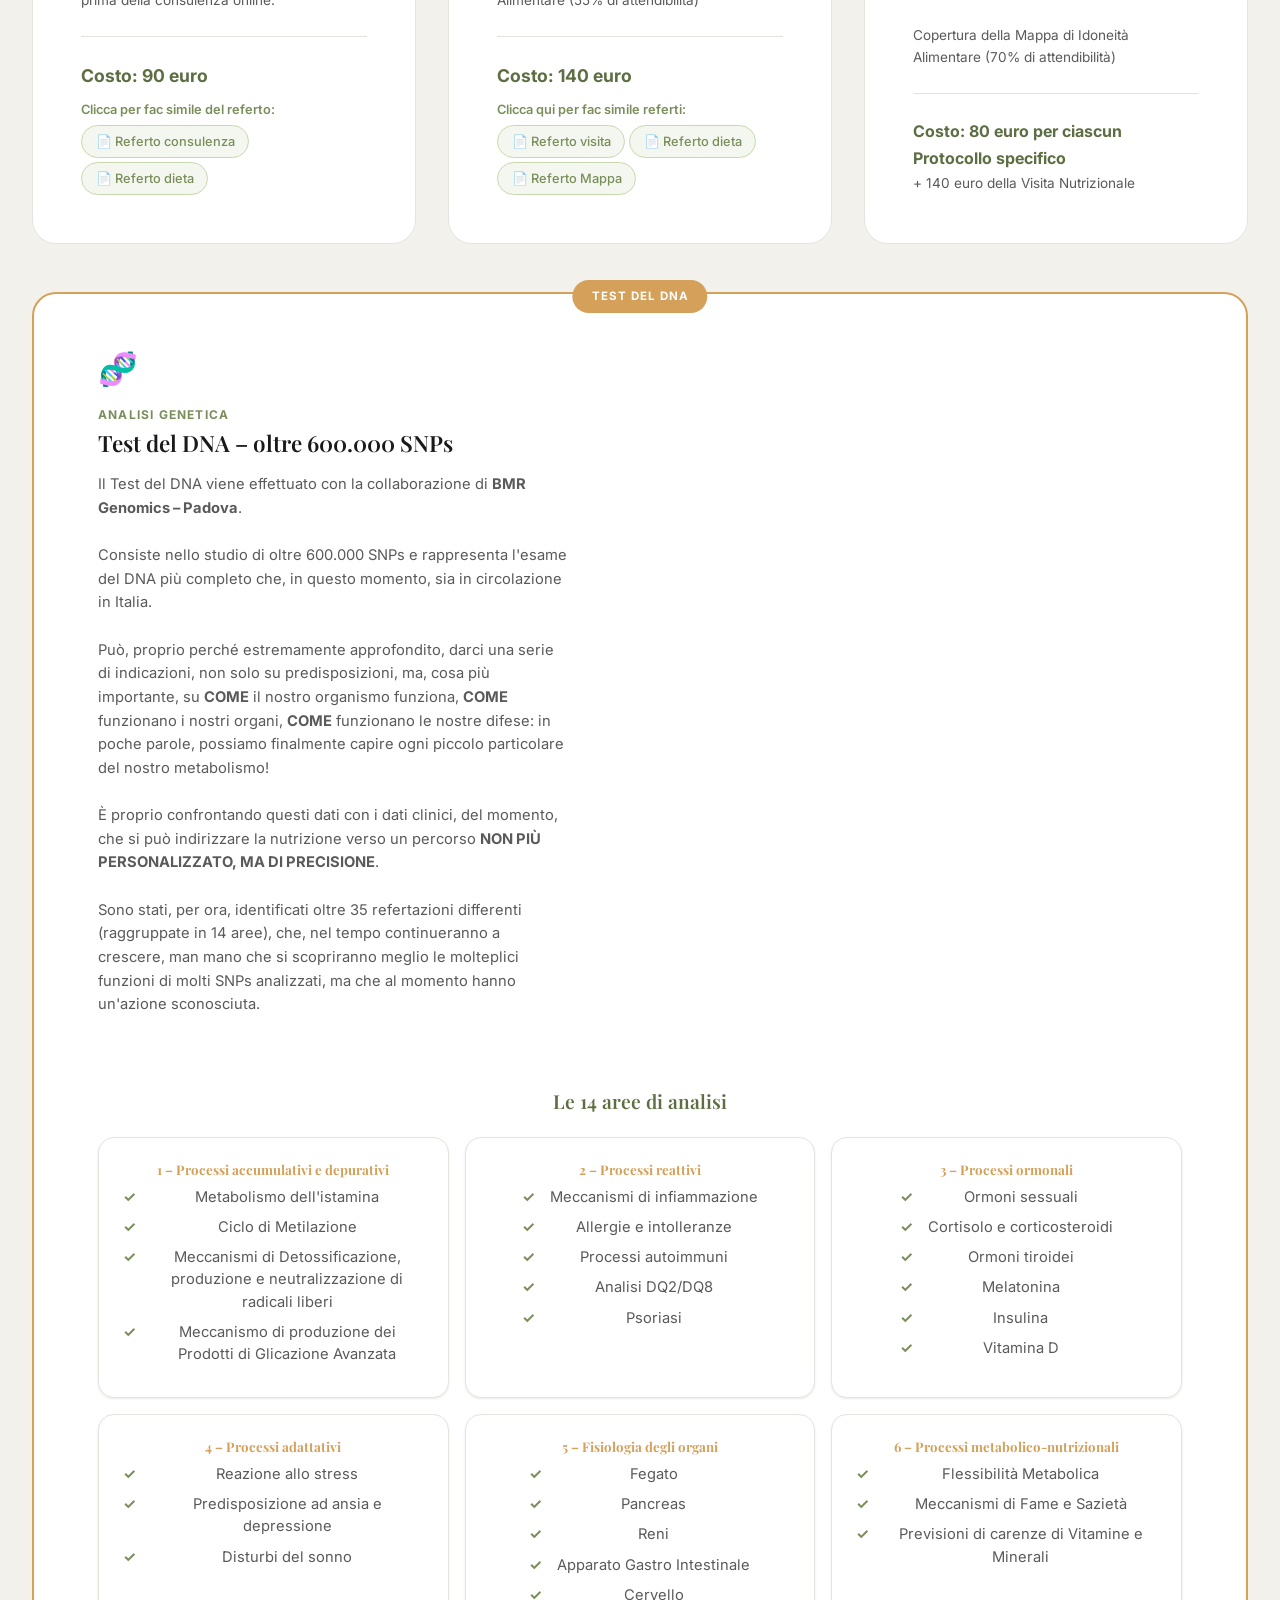
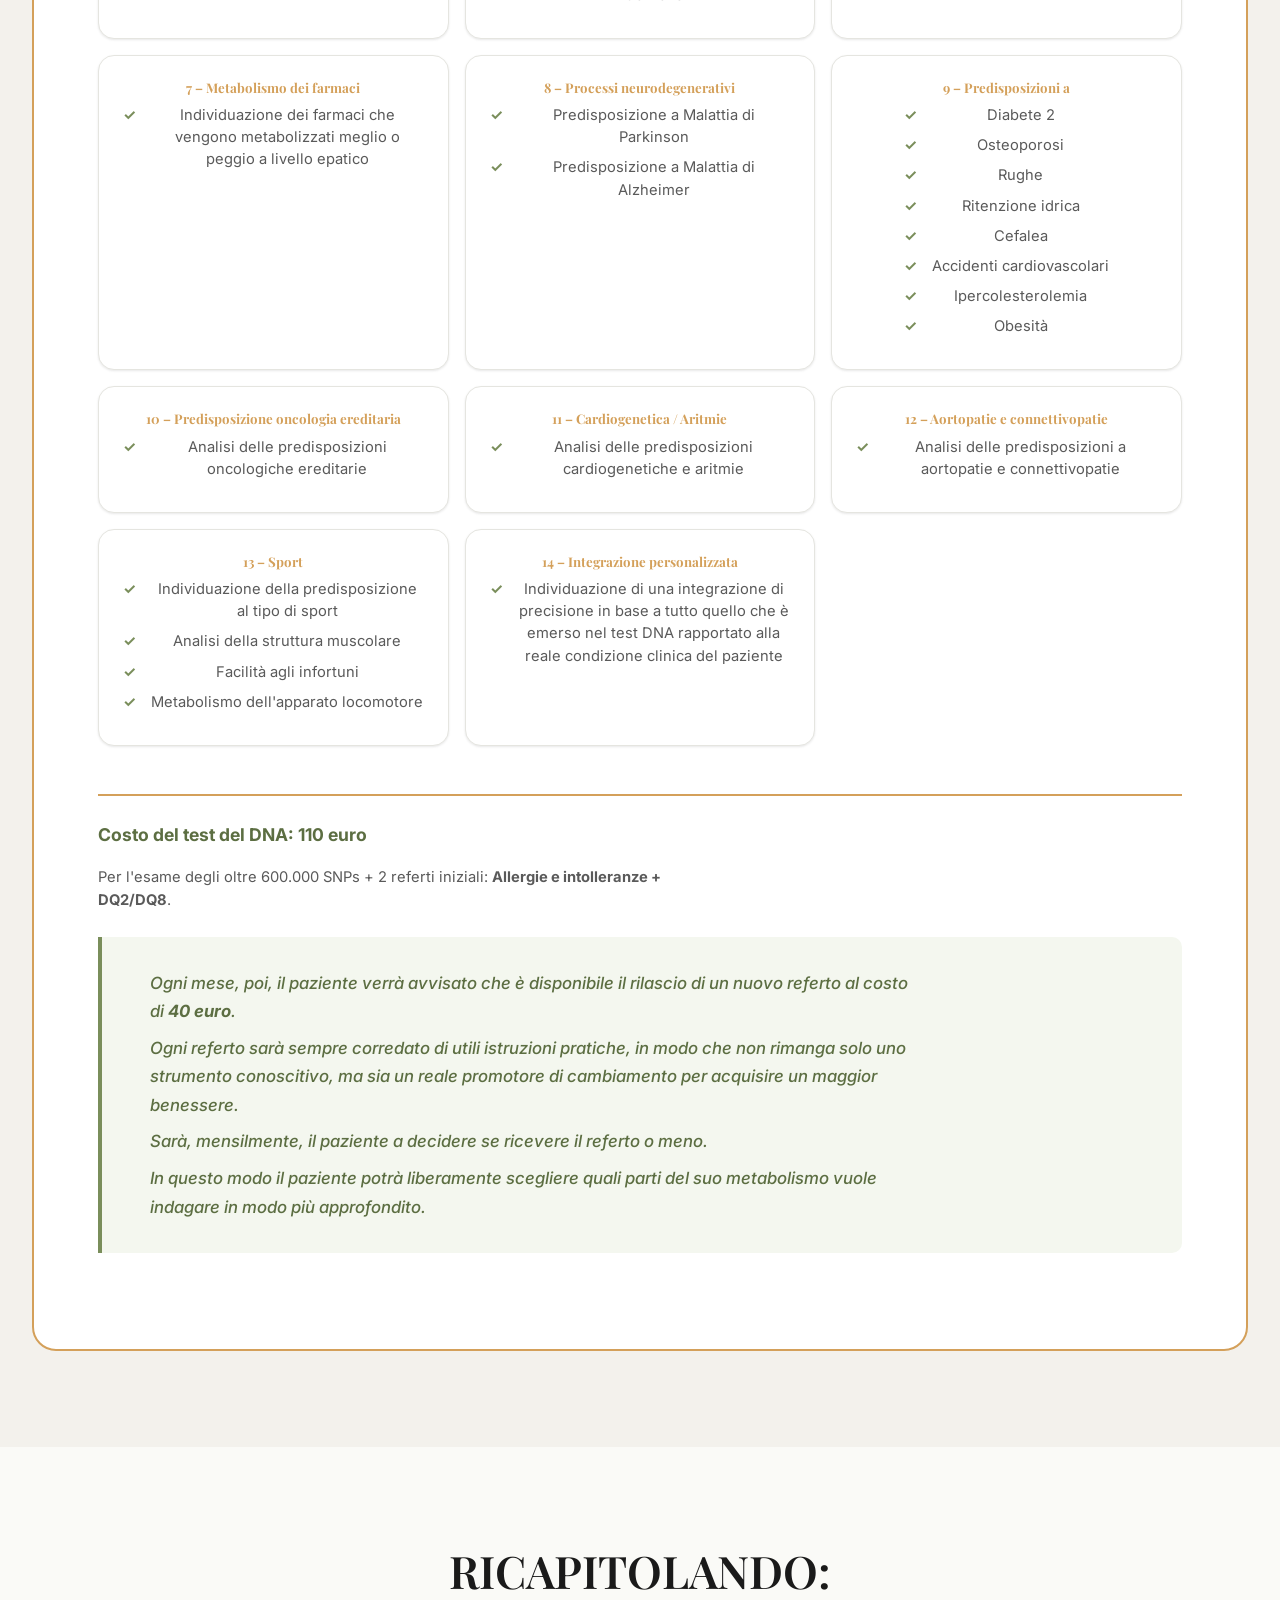
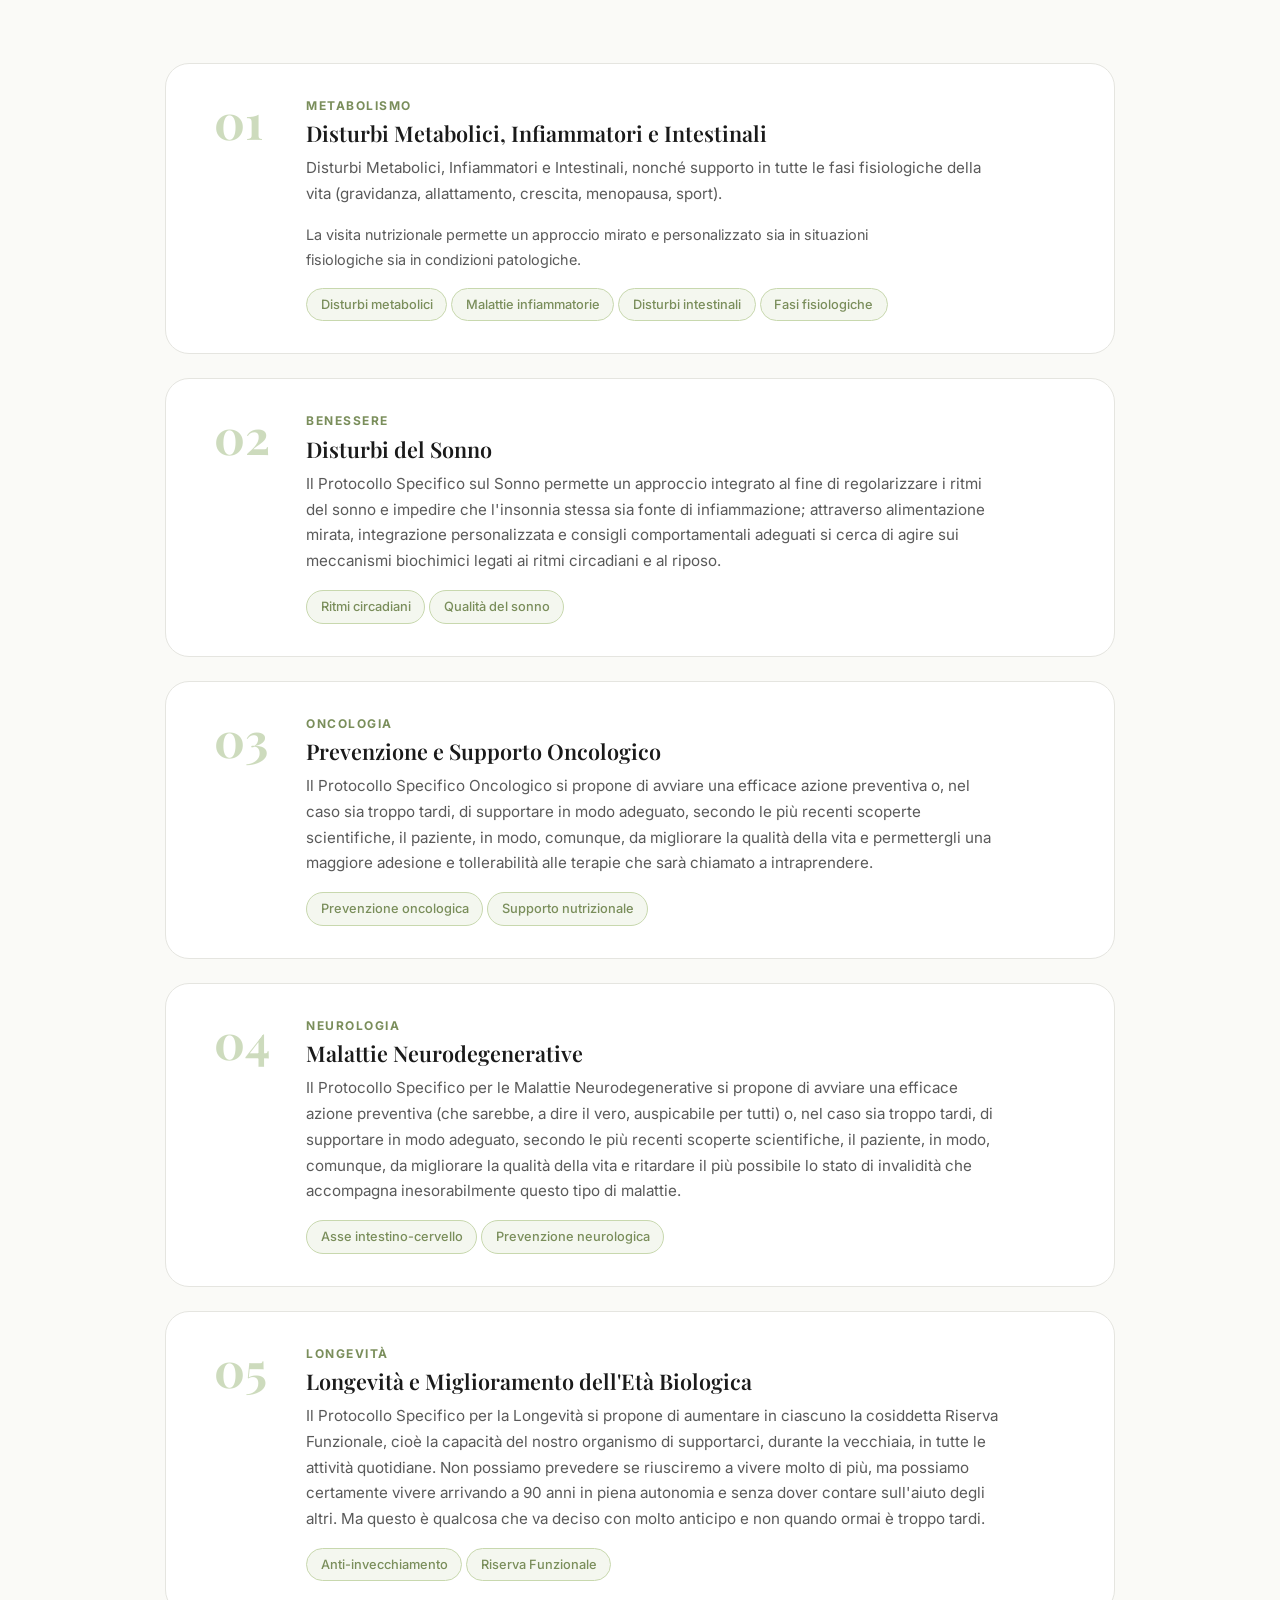
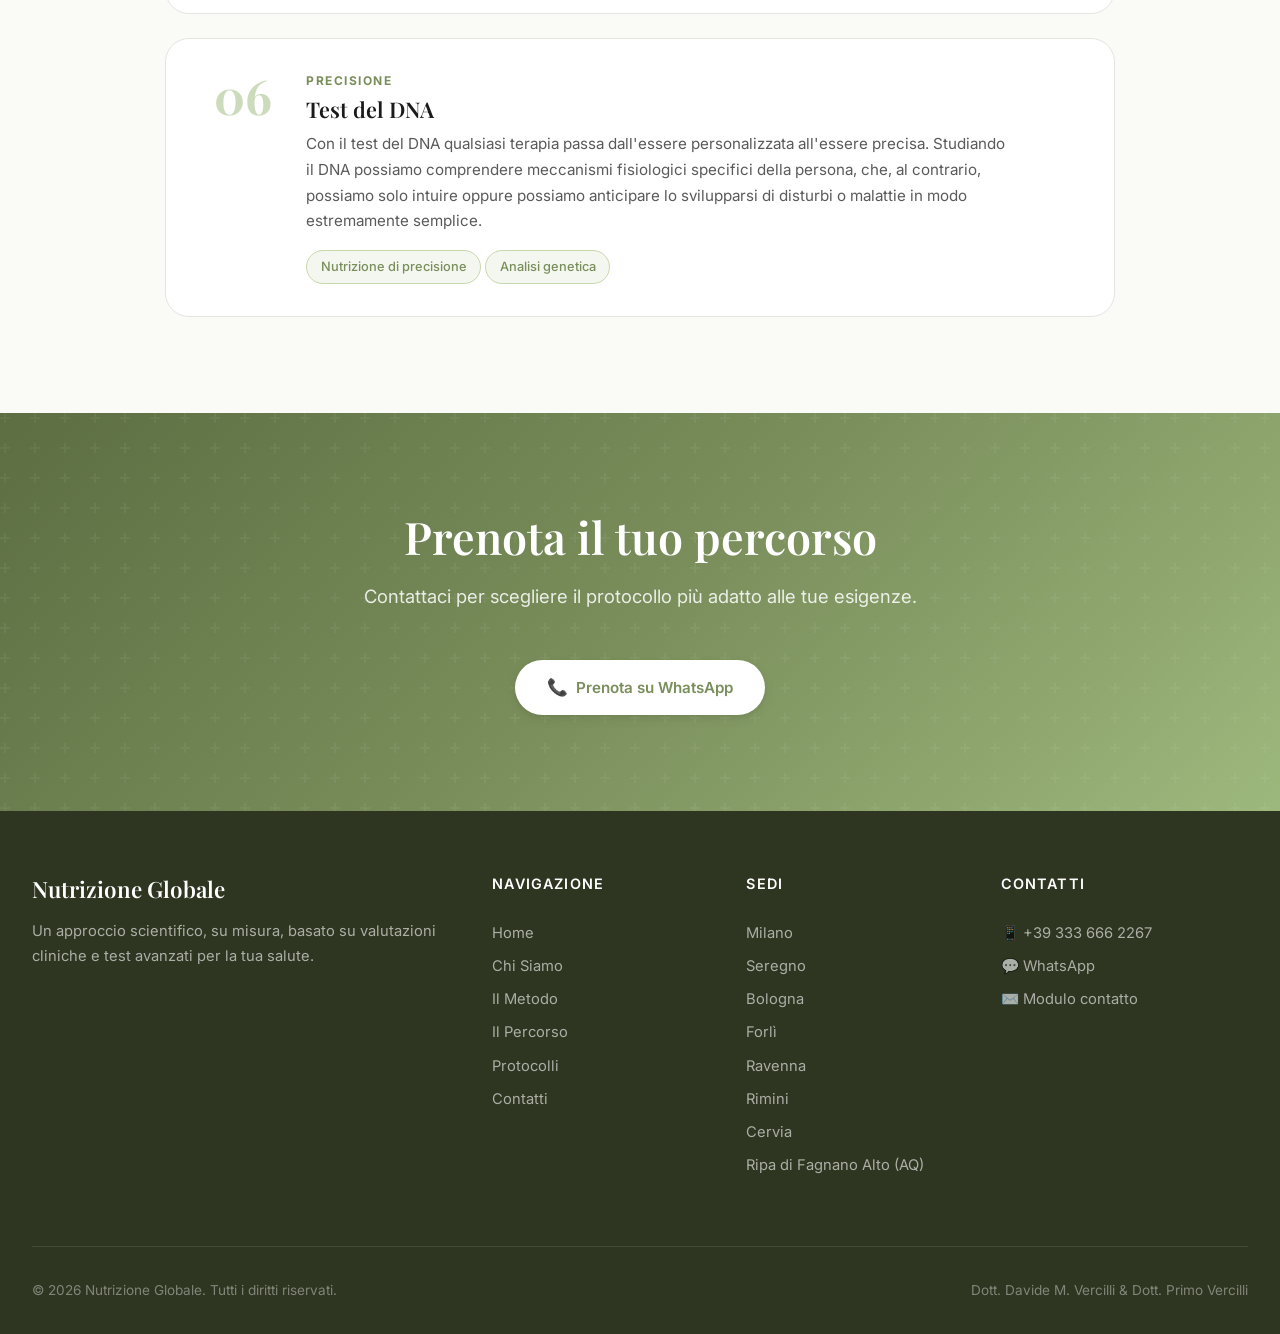
<file: protocolli.html>
<!DOCTYPE html>
<html lang="it">
<head>
  <meta charset="UTF-8">
  <meta name="viewport" content="width=device-width, initial-scale=1.0">
  <title>Protocolli Diagnostico-Terapeutici – Nutrizione Globale</title>
  <meta name="description" content="I protocolli diagnostico-terapeutici di Nutrizione Globale: percorsi personalizzati per disturbi metabolici, oncologia, neurodegenerative, sonno e test DNA.">
  <meta name="robots" content="index, follow">
  <link rel="canonical" href="https://www.nutrizioneglobale.it/protocolli.html">

  <!-- Open Graph -->
  <meta property="og:type" content="website">
  <meta property="og:title" content="Protocolli Diagnostico-Terapeutici – Nutrizione Globale">
  <meta property="og:description" content="Percorsi personalizzati per disturbi metabolici, oncologia, neurodegenerative, sonno e test DNA.">
  <meta property="og:url" content="https://www.nutrizioneglobale.it/protocolli.html">
  <meta property="og:image" content="https://www.nutrizioneglobale.it/img/logovercilli-removebg-preview.png">
  <meta property="og:site_name" content="Nutrizione Globale">
  <meta property="og:locale" content="it_IT">

  <!-- Twitter Card -->
  <meta name="twitter:card" content="summary">
  <meta name="twitter:title" content="Protocolli Diagnostico-Terapeutici – Nutrizione Globale">
  <meta name="twitter:description" content="Percorsi personalizzati per disturbi metabolici, oncologia, neurodegenerative, sonno e test DNA.">

  <!-- Favicon & Icons -->
  <link rel="icon" href="img/logovercilli-removebg-preview.png" type="image/png">
  <link rel="apple-touch-icon" href="img/logovercilli-removebg-preview.png">

  <link rel="stylesheet" href="style.css">
</head>
<body>

  <!-- ═══════ NAVBAR ═══════ -->
  <nav class="navbar" id="navbar">
    <div class="container">
      <a href="index.html" class="nav-logo">
        <img src="img/logovercilli-removebg-preview.png" alt="Nutrizione Globale" class="nav-logo-img">
      </a>
      <div class="nav-links" id="navLinks">
        <a href="index.html">Home</a>
        <a href="chi-siamo.html">Chi Siamo</a>
        <a href="metodo.html">Il Metodo</a>
        <a href="il-percorso.html">Il Percorso</a>
        <a href="protocolli.html" class="active">Protocolli</a>
        <a href="lybraway.html">Lybraway</a>
        <a href="contatti.html">Contatti</a>
        <a href="https://wa.me/393336662267?text=Buongiorno%2C%20vorrei%20prenotare%20una%20consulenza." class="nav-cta" target="_blank" rel="noopener">Prenota</a>
      </div>
      <button class="hamburger" id="hamburger" aria-label="Menu">
        <span></span><span></span><span></span>
      </button>
    </div>
  </nav>

  <!-- ═══════ PAGE HERO ═══════ -->
  <section class="page-hero">
    <div class="container">
      <div class="section-header">
        <div class="label">Protocolli diagnostico-terapeutici</div>
        <h1>Percorsi nutrizionali personalizzati</h1>
        <p>Ogni percorso nasce da una valutazione approfondita della persona, con l'obiettivo di costruire un piano nutrizionale su misura, efficace e sostenibile nel tempo.</p>
      </div>
    </div>
  </section>

  <!-- ═══════ PERCORSI / PRICING ═══════ -->
  <section class="section" style="background: var(--color-bg-alt);">
    <div class="container">
      <div class="section-header reveal">
        <div class="label">I Percorsi</div>
        <h2>Scegli il percorso più adatto a te</h2>
        <p style="max-width: 800px; margin: var(--space-md) auto 0; text-align: center; font-size: 1.05rem;">
          <strong style="color: var(--color-primary-dark);">✨ Novità:</strong> L'Analisi Genetica (Test DNA) è un servizio staccato e <strong>abbinabile a tutti i percorsi</strong>. <br>Puoi sceglierlo in aggiunta a qualsiasi opzione, inclusa la semplice consulenza online (Tipo A).
        </p>
      </div>

      <div class="pricing-grid">

        <!-- Tipo A -->
        <div class="pricing-card reveal">
          <div class="pricing-header">
            <div class="pricing-icon">💻</div>
            <div class="pricing-type">TIPO A</div>
            <h3>Consulenza Online</h3>
            <span class="pricing-duration">20 minuti</span>
          </div>
          <p class="pricing-desc">Colloquio da remoto per analizzare abitudini alimentari, gusti e obiettivi. Ideale come primo contatto.</p>
          <ul class="pricing-checklist">
            <li>Colloquio su abitudini e gusti alimentari</li>
            <li>Piano alimentare senza grammature (Metodo NIGeF)</li>
          </ul>
          <p class="pricing-desc" style="font-size: 0.85rem; margin-top: var(--space-md);">Non è prevista la stesura di una Mappa di Idoneità Alimentare, a meno che non venga associato alla consulenza il Test del DNA.</p>
          <p class="pricing-desc" style="font-size: 0.85rem;">In questo caso, viene spedito il tampone a domicilio del paziente; durante il collegamento online verrà effettuato l'autoprelievo del DNA (strofinando il tampone all'interno della guancia) e poi il paziente rispedirà al nutrizionista il campione di DNA prelevato.</p>
          <p class="pricing-desc" style="font-size: 0.85rem;">Verranno richiesti comunque esami del sangue specifici, che andranno effettuati prima della consulenza online.</p>
          <div style="margin-top: auto; padding-top: var(--space-lg); border-top: 1px solid var(--color-border);">
            <p style="font-weight: 700; font-size: 1.1rem; color: var(--color-primary-dark); margin-bottom: var(--space-sm);">Costo: 90 euro</p>
            <p style="font-size: 0.8rem; font-weight: 600; color: var(--color-primary); margin-bottom: var(--space-xs);">Clicca per fac simile del referto:</p>
            <div style="display: flex; gap: var(--space-xs); flex-wrap: wrap;">
              <a href="#" class="proto-tag" style="text-decoration: none; cursor: pointer;">📄 Referto consulenza</a>
              <a href="#" class="proto-tag" style="text-decoration: none; cursor: pointer;">📄 Referto dieta</a>
            </div>
          </div>
        </div>

        <!-- Tipo B -->
        <div class="pricing-card reveal">
          <div class="pricing-header">
            <div class="pricing-icon">🏥</div>
            <div class="pricing-type">TIPO B</div>
            <h3>Visita Nutrizionale</h3>
            <span class="pricing-duration">30 minuti</span>
          </div>
          <p class="pricing-desc">Valutazione clinica completa in presenza, con analisi strumentali della composizione corporea.</p>
          <ul class="pricing-checklist">
            <li>Anamnesi clinica e alimentare</li>
            <li>Antropoplicometria</li>
            <li>Impedenziometria</li>
            <li>Ecografia adipometrica</li>
            <li>Dinamometria</li>
            <li>Lettura dei Prodotti di Glicazione Avanzata</li>
          </ul>
          <p class="pricing-desc" style="font-size: 0.85rem; margin-top: var(--space-md);">Verranno richiesti comunque esami del sangue specifici, che andranno effettuati prima della visita.</p>
          <p class="pricing-desc" style="font-size: 0.85rem;">Copertura della Mappa di Idoneità Alimentare (55% di attendibilità)</p>
          <div style="margin-top: auto; padding-top: var(--space-lg); border-top: 1px solid var(--color-border);">
            <p style="font-weight: 700; font-size: 1.1rem; color: var(--color-primary-dark); margin-bottom: var(--space-sm);">Costo: 140 euro</p>
            <p style="font-size: 0.8rem; font-weight: 600; color: var(--color-primary); margin-bottom: var(--space-xs);">Clicca qui per fac simile referti:</p>
            <div style="display: flex; gap: var(--space-xs); flex-wrap: wrap;">
              <a href="#" class="proto-tag" style="text-decoration: none; cursor: pointer;">📄 Referto visita</a>
              <a href="#" class="proto-tag" style="text-decoration: none; cursor: pointer;">📄 Referto dieta</a>
              <a href="#" class="proto-tag" style="text-decoration: none; cursor: pointer;">📄 Referto Mappa</a>
            </div>
          </div>
        </div>

        <!-- Tipo B+ -->
        <div class="pricing-card reveal">
          <div class="pricing-header">
            <div class="pricing-icon">📋</div>
            <div class="pricing-type">TIPO B+</div>
            <h3>Protocolli specifici</h3>
            <span class="pricing-duration">20 minuti</span>
          </div>
          <p class="pricing-desc"><strong>Da abbinare necessariamente alla visita nutrizionale.</strong></p>
          <ul class="pricing-checklist">
            <li>Protocollo per la rimodulazione delle fasi del sonno</li>
            <li>Protocollo per la prevenzione e il supporto delle malattie oncologiche</li>
            <li>Protocollo per la prevenzione e il supporto delle malattie neurodegenerative</li>
            <li>Protocollo per il miglioramento della Riserva Funzionale e l'allungamento dell'età biologica</li>
          </ul>
          <p class="pricing-desc" style="font-size: 0.85rem; margin-top: var(--space-md);">Per ciascun protocollo verranno effettuati, in sede di visita, specifici test ed esami.</p>
          <p class="pricing-desc" style="font-size: 0.85rem;">Verranno richiesti comunque esami del sangue specifici, che andranno effettuati prima della visita.</p>
          <p class="pricing-desc" style="font-size: 0.85rem;">Copertura della Mappa di Idoneità Alimentare (70% di attendibilità)</p>
          <div style="margin-top: auto; padding-top: var(--space-lg); border-top: 1px solid var(--color-border);">
            <p style="font-weight: 700; font-size: 1rem; color: var(--color-primary-dark);">Costo: 80 euro per ciascun Protocollo specifico</p>
            <p style="font-size: 0.85rem; color: var(--color-text-secondary);">+ 140 euro della Visita Nutrizionale</p>
          </div>
        </div>

      </div>

      <!-- TEST DEL DNA -->
      <div class="pricing-complete reveal">
        <div class="pricing-badge gold">TEST DEL DNA</div>
        <div class="pricing-complete-inner">
          <div class="pricing-complete-left">
            <div class="pricing-icon">🧬</div>
            <div class="pricing-type">ANALISI GENETICA</div>
            <h3>Test del DNA – oltre 600.000 SNPs</h3>
            <p class="pricing-desc" style="margin-top: var(--space-md);">Il Test del DNA viene effettuato con la collaborazione di <strong>BMR Genomics – Padova</strong>.</p>
            <p class="pricing-desc">Consiste nello studio di oltre 600.000 SNPs e rappresenta l'esame del DNA più completo che, in questo momento, sia in circolazione in Italia.</p>
            <p class="pricing-desc">Può, proprio perché estremamente approfondito, darci una serie di indicazioni, non solo su predisposizioni, ma, cosa più importante, su <strong>COME</strong> il nostro organismo funziona, <strong>COME</strong> funzionano i nostri organi, <strong>COME</strong> funzionano le nostre difese: in poche parole, possiamo finalmente capire ogni piccolo particolare del nostro metabolismo!</p>
            <p class="pricing-desc">È proprio confrontando questi dati con i dati clinici, del momento, che si può indirizzare la nutrizione verso un percorso <strong>NON PIÙ PERSONALIZZATO, MA DI PRECISIONE</strong>.</p>
            <p class="pricing-desc">Sono stati, per ora, identificati oltre 35 refertazioni differenti (raggruppate in 14 aree), che, nel tempo continueranno a crescere, man mano che si scopriranno meglio le molteplici funzioni di molti SNPs analizzati, ma che al momento hanno un'azione sconosciuta.</p>
          </div>
        </div>

        <!-- 14 aree del DNA -->
        <div style="margin-top: var(--space-2xl);">
          <h4 style="color: var(--color-primary-dark); margin-bottom: var(--space-lg); text-align: center;">Le 14 aree di analisi</h4>
          <div style="display: grid; grid-template-columns: repeat(auto-fill, minmax(300px, 1fr)); gap: var(--space-md);">

            <div class="card" style="padding: var(--space-lg);">
              <h5 style="color: var(--color-accent); margin-bottom: var(--space-sm);">1 – Processi accumulativi e depurativi</h5>
              <ul class="pricing-checklist">
                <li>Metabolismo dell'istamina</li>
                <li>Ciclo di Metilazione</li>
                <li>Meccanismi di Detossificazione, produzione e neutralizzazione di radicali liberi</li>
                <li>Meccanismo di produzione dei Prodotti di Glicazione Avanzata</li>
              </ul>
            </div>

            <div class="card" style="padding: var(--space-lg);">
              <h5 style="color: var(--color-accent); margin-bottom: var(--space-sm);">2 – Processi reattivi</h5>
              <ul class="pricing-checklist">
                <li>Meccanismi di infiammazione</li>
                <li>Allergie e intolleranze</li>
                <li>Processi autoimmuni</li>
                <li>Analisi DQ2/DQ8</li>
                <li>Psoriasi</li>
              </ul>
            </div>

            <div class="card" style="padding: var(--space-lg);">
              <h5 style="color: var(--color-accent); margin-bottom: var(--space-sm);">3 – Processi ormonali</h5>
              <ul class="pricing-checklist">
                <li>Ormoni sessuali</li>
                <li>Cortisolo e corticosteroidi</li>
                <li>Ormoni tiroidei</li>
                <li>Melatonina</li>
                <li>Insulina</li>
                <li>Vitamina D</li>
              </ul>
            </div>

            <div class="card" style="padding: var(--space-lg);">
              <h5 style="color: var(--color-accent); margin-bottom: var(--space-sm);">4 – Processi adattativi</h5>
              <ul class="pricing-checklist">
                <li>Reazione allo stress</li>
                <li>Predisposizione ad ansia e depressione</li>
                <li>Disturbi del sonno</li>
              </ul>
            </div>

            <div class="card" style="padding: var(--space-lg);">
              <h5 style="color: var(--color-accent); margin-bottom: var(--space-sm);">5 – Fisiologia degli organi</h5>
              <ul class="pricing-checklist">
                <li>Fegato</li>
                <li>Pancreas</li>
                <li>Reni</li>
                <li>Apparato Gastro Intestinale</li>
                <li>Cervello</li>
              </ul>
            </div>

            <div class="card" style="padding: var(--space-lg);">
              <h5 style="color: var(--color-accent); margin-bottom: var(--space-sm);">6 – Processi metabolico-nutrizionali</h5>
              <ul class="pricing-checklist">
                <li>Flessibilità Metabolica</li>
                <li>Meccanismi di Fame e Sazietà</li>
                <li>Previsioni di carenze di Vitamine e Minerali</li>
              </ul>
            </div>

            <div class="card" style="padding: var(--space-lg);">
              <h5 style="color: var(--color-accent); margin-bottom: var(--space-sm);">7 – Metabolismo dei farmaci</h5>
              <ul class="pricing-checklist">
                <li>Individuazione dei farmaci che vengono metabolizzati meglio o peggio a livello epatico</li>
              </ul>
            </div>

            <div class="card" style="padding: var(--space-lg);">
              <h5 style="color: var(--color-accent); margin-bottom: var(--space-sm);">8 – Processi neurodegenerativi</h5>
              <ul class="pricing-checklist">
                <li>Predisposizione a Malattia di Parkinson</li>
                <li>Predisposizione a Malattia di Alzheimer</li>
              </ul>
            </div>

            <div class="card" style="padding: var(--space-lg);">
              <h5 style="color: var(--color-accent); margin-bottom: var(--space-sm);">9 – Predisposizioni a</h5>
              <ul class="pricing-checklist">
                <li>Diabete 2</li>
                <li>Osteoporosi</li>
                <li>Rughe</li>
                <li>Ritenzione idrica</li>
                <li>Cefalea</li>
                <li>Accidenti cardiovascolari</li>
                <li>Ipercolesterolemia</li>
                <li>Obesità</li>
              </ul>
            </div>

            <div class="card" style="padding: var(--space-lg);">
              <h5 style="color: var(--color-accent); margin-bottom: var(--space-sm);">10 – Predisposizione oncologia ereditaria</h5>
              <ul class="pricing-checklist"><li>Analisi delle predisposizioni oncologiche ereditarie</li></ul>
            </div>

            <div class="card" style="padding: var(--space-lg);">
              <h5 style="color: var(--color-accent); margin-bottom: var(--space-sm);">11 – Cardiogenetica / Aritmie</h5>
              <ul class="pricing-checklist"><li>Analisi delle predisposizioni cardiogenetiche e aritmie</li></ul>
            </div>

            <div class="card" style="padding: var(--space-lg);">
              <h5 style="color: var(--color-accent); margin-bottom: var(--space-sm);">12 – Aortopatie e connettivopatie</h5>
              <ul class="pricing-checklist"><li>Analisi delle predisposizioni a aortopatie e connettivopatie</li></ul>
            </div>

            <div class="card" style="padding: var(--space-lg);">
              <h5 style="color: var(--color-accent); margin-bottom: var(--space-sm);">13 – Sport</h5>
              <ul class="pricing-checklist">
                <li>Individuazione della predisposizione al tipo di sport</li>
                <li>Analisi della struttura muscolare</li>
                <li>Facilità agli infortuni</li>
                <li>Metabolismo dell'apparato locomotore</li>
              </ul>
            </div>

            <div class="card" style="padding: var(--space-lg);">
              <h5 style="color: var(--color-accent); margin-bottom: var(--space-sm);">14 – Integrazione personalizzata</h5>
              <ul class="pricing-checklist">
                <li>Individuazione di una integrazione di precisione in base a tutto quello che è emerso nel test DNA rapportato alla reale condizione clinica del paziente</li>
              </ul>
            </div>

          </div>
        </div>

        <!-- Costi DNA -->
        <div style="margin-top: var(--space-2xl); padding-top: var(--space-lg); border-top: 2px solid var(--color-accent);">
          <p style="font-weight: 700; font-size: 1.1rem; color: var(--color-primary-dark); margin-bottom: var(--space-md);">Costo del test del DNA: 110 euro</p>
          <p class="pricing-desc">Per l'esame degli oltre 600.000 SNPs + 2 referti iniziali: <strong>Allergie e intolleranze + DQ2/DQ8</strong>.</p>
          <div class="method-highlight" style="margin-top: var(--space-lg);">
            <p>Ogni mese, poi, il paziente verrà avvisato che è disponibile il rilascio di un nuovo referto al costo di <strong>40 euro</strong>.</p>
            <p style="margin-top: var(--space-sm);">Ogni referto sarà sempre corredato di utili istruzioni pratiche, in modo che non rimanga solo uno strumento conoscitivo, ma sia un reale promotore di cambiamento per acquisire un maggior benessere.</p>
            <p style="margin-top: var(--space-sm);">Sarà, mensilmente, il paziente a decidere se ricevere il referto o meno.</p>
            <p style="margin-top: var(--space-sm);">In questo modo il paziente potrà liberamente scegliere quali parti del suo metabolismo vuole indagare in modo più approfondito.</p>
          </div>
        </div>
      </div>

    </div>
  </section>

  <!-- ═══════ RICAPITOLANDO ═══════ -->
  <section class="section">
    <div class="container">
      <div class="section-header reveal">
        <h2>RICAPITOLANDO:</h2>
      </div>

      <div class="proto-numbered-list">

        <article class="proto-numbered-card reveal">
          <div class="proto-number">01</div>
          <div class="proto-card-content">
            <div class="proto-category">METABOLISMO</div>
            <h3>Disturbi Metabolici, Infiammatori e Intestinali</h3>
            <p>Disturbi Metabolici, Infiammatori e Intestinali, nonché supporto in tutte le fasi fisiologiche della vita (gravidanza, allattamento, crescita, menopausa, sport).</p>
            <p style="margin-top: var(--space-sm); font-size: 0.9rem; color: var(--color-text-secondary);">La visita nutrizionale permette un approccio mirato e personalizzato sia in situazioni fisiologiche sia in condizioni patologiche.</p>
            <div class="proto-tags">
              <span class="proto-tag">Disturbi metabolici</span>
              <span class="proto-tag">Malattie infiammatorie</span>
              <span class="proto-tag">Disturbi intestinali</span>
              <span class="proto-tag">Fasi fisiologiche</span>
            </div>
          </div>
        </article>

        <article class="proto-numbered-card reveal">
          <div class="proto-number">02</div>
          <div class="proto-card-content">
            <div class="proto-category">BENESSERE</div>
            <h3>Disturbi del Sonno</h3>
            <p>Il Protocollo Specifico sul Sonno permette un approccio integrato al fine di regolarizzare i ritmi del sonno e impedire che l'insonnia stessa sia fonte di infiammazione; attraverso alimentazione mirata, integrazione personalizzata e consigli comportamentali adeguati si cerca di agire sui meccanismi biochimici legati ai ritmi circadiani e al riposo.</p>
            <div class="proto-tags">
              <span class="proto-tag">Ritmi circadiani</span>
              <span class="proto-tag">Qualità del sonno</span>
            </div>
          </div>
        </article>

        <article class="proto-numbered-card reveal">
          <div class="proto-number">03</div>
          <div class="proto-card-content">
            <div class="proto-category">ONCOLOGIA</div>
            <h3>Prevenzione e Supporto Oncologico</h3>
            <p>Il Protocollo Specifico Oncologico si propone di avviare una efficace azione preventiva o, nel caso sia troppo tardi, di supportare in modo adeguato, secondo le più recenti scoperte scientifiche, il paziente, in modo, comunque, da migliorare la qualità della vita e permettergli una maggiore adesione e tollerabilità alle terapie che sarà chiamato a intraprendere.</p>
            <div class="proto-tags">
              <span class="proto-tag">Prevenzione oncologica</span>
              <span class="proto-tag">Supporto nutrizionale</span>
            </div>
          </div>
        </article>

        <article class="proto-numbered-card reveal">
          <div class="proto-number">04</div>
          <div class="proto-card-content">
            <div class="proto-category">NEUROLOGIA</div>
            <h3>Malattie Neurodegenerative</h3>
            <p>Il Protocollo Specifico per le Malattie Neurodegenerative si propone di avviare una efficace azione preventiva (che sarebbe, a dire il vero, auspicabile per tutti) o, nel caso sia troppo tardi, di supportare in modo adeguato, secondo le più recenti scoperte scientifiche, il paziente, in modo, comunque, da migliorare la qualità della vita e ritardare il più possibile lo stato di invalidità che accompagna inesorabilmente questo tipo di malattie.</p>
            <div class="proto-tags">
              <span class="proto-tag">Asse intestino-cervello</span>
              <span class="proto-tag">Prevenzione neurologica</span>
            </div>
          </div>
        </article>

        <article class="proto-numbered-card reveal">
          <div class="proto-number">05</div>
          <div class="proto-card-content">
            <div class="proto-category">LONGEVITÀ</div>
            <h3>Longevità e Miglioramento dell'Età Biologica</h3>
            <p>Il Protocollo Specifico per la Longevità si propone di aumentare in ciascuno la cosiddetta Riserva Funzionale, cioè la capacità del nostro organismo di supportarci, durante la vecchiaia, in tutte le attività quotidiane. Non possiamo prevedere se riusciremo a vivere molto di più, ma possiamo certamente vivere arrivando a 90 anni in piena autonomia e senza dover contare sull'aiuto degli altri. Ma questo è qualcosa che va deciso con molto anticipo e non quando ormai è troppo tardi.</p>
            <div class="proto-tags">
              <span class="proto-tag">Anti-invecchiamento</span>
              <span class="proto-tag">Riserva Funzionale</span>
            </div>
          </div>
        </article>

        <article class="proto-numbered-card reveal">
          <div class="proto-number">06</div>
          <div class="proto-card-content">
            <div class="proto-category">PRECISIONE</div>
            <h3>Test del DNA</h3>
            <p>Con il test del DNA qualsiasi terapia passa dall'essere personalizzata all'essere precisa. Studiando il DNA possiamo comprendere meccanismi fisiologici specifici della persona, che, al contrario, possiamo solo intuire oppure possiamo anticipare lo svilupparsi di disturbi o malattie in modo estremamente semplice.</p>
            <div class="proto-tags">
              <span class="proto-tag">Nutrizione di precisione</span>
              <span class="proto-tag">Analisi genetica</span>
            </div>
          </div>
        </article>

      </div>
    </div>
  </section>

  <!-- ═══════ CTA ═══════ -->
  <section class="cta-section">
    <div class="container" style="position:relative; z-index:1;">
      <h2 class="reveal">Prenota il tuo percorso</h2>
      <p class="reveal">Contattaci per scegliere il protocollo più adatto alle tue esigenze.</p>
      <div class="reveal">
        <a href="https://wa.me/393336662267?text=Buongiorno%2C%20vorrei%20prenotare%20una%20consulenza." class="btn btn-white" target="_blank" rel="noopener">
          <span class="btn-icon">📞</span> Prenota su WhatsApp
        </a>
      </div>
    </div>
  </section>

  <!-- ═══════ FOOTER ═══════ -->
  <footer class="footer">
    <div class="container">
      <div class="footer-grid">
        <div class="footer-brand">
          <h3>Nutrizione Globale</h3>
          <p>Un approccio scientifico, su misura, basato su valutazioni cliniche e test avanzati per la tua salute.</p>
        </div>
        <div class="footer-col">
          <h4>Navigazione</h4>
          <a href="index.html">Home</a>
          <a href="chi-siamo.html">Chi Siamo</a>
          <a href="metodo.html">Il Metodo</a>
          <a href="il-percorso.html">Il Percorso</a>
          <a href="protocolli.html">Protocolli</a>
          <a href="contatti.html">Contatti</a>
        </div>
        <div class="footer-col">
          <h4>Sedi</h4>
          <a href="contatti.html">Milano</a>
          <a href="contatti.html">Seregno</a>
          <a href="contatti.html">Bologna</a>
          <a href="contatti.html">Forlì</a>
          <a href="contatti.html">Ravenna</a>
          <a href="contatti.html">Rimini</a>
          <a href="contatti.html">Cervia</a>
          <a href="contatti.html">Ripa di Fagnano Alto (AQ)</a>
        </div>
        <div class="footer-col">
          <h4>Contatti</h4>
          <a href="tel:+393336662267">📱 +39 333 666 2267</a>
          <a href="https://wa.me/393336662267" target="_blank" rel="noopener">💬 WhatsApp</a>
          <a href="contatti.html">✉️ Modulo contatto</a>
        </div>
      </div>
      <div class="footer-bottom">
        <span>&copy; 2026 Nutrizione Globale. Tutti i diritti riservati.</span>
        <span>Dott. Davide M. Vercilli &amp; Dott. Primo Vercilli</span>
      </div>
    </div>
  </footer>

  <script src="script.js"></script>
</body>
</html>
</file>
<file: style.css>
/* ============================================
   Nutrizione Globale – Design System
   ============================================ */

/* Google Fonts */
@import url('https://fonts.googleapis.com/css2?family=Inter:wght@300;400;500;600;700&family=Playfair+Display:ital,wght@0,400;0,500;0,600;0,700;1,400;1,500&display=swap');

/* ── CSS Custom Properties ── */
:root {
  /* Primary palette – Olive Green (dal logo) */
  --color-primary: #7A8E5B;
  --color-primary-light: #9DB87D;
  --color-primary-dark: #5C6E42;
  --color-primary-50: #F4F7EF;
  --color-primary-100: #E6EDDB;
  --color-primary-200: #C8D8AE;
  --color-primary-900: #2E3520;

  /* Accent – Warm Gold/Orange (dal logo) */
  --color-accent: #D4A05A;
  --color-accent-light: #E8C992;

  /* Gold / warm accent */
  --color-gold: #D4A853;
  --color-gold-light: #F5E6C8;

  /* Neutrals */
  --color-bg: #FAFAF7;
  --color-bg-alt: #F3F1EC;
  --color-surface: #FFFFFF;
  --color-text: #1A1A1A;
  --color-text-secondary: #5A5A5A;
  --color-text-muted: #8A8A8A;
  --color-border: #E5E5E0;

  /* Shadows */
  --shadow-sm: 0 1px 3px rgba(0,0,0,0.06), 0 1px 2px rgba(0,0,0,0.04);
  --shadow-md: 0 4px 12px rgba(0,0,0,0.07), 0 2px 4px rgba(0,0,0,0.04);
  --shadow-lg: 0 10px 30px rgba(0,0,0,0.08), 0 4px 8px rgba(0,0,0,0.04);
  --shadow-xl: 0 20px 50px rgba(0,0,0,0.1), 0 8px 16px rgba(0,0,0,0.05);

  /* Typography */
  --font-sans: 'Inter', -apple-system, BlinkMacSystemFont, sans-serif;
  --font-serif: 'Playfair Display', Georgia, serif;

  /* Spacing */
  --space-xs: 0.25rem;
  --space-sm: 0.5rem;
  --space-md: 1rem;
  --space-lg: 1.5rem;
  --space-xl: 2rem;
  --space-2xl: 3rem;
  --space-3xl: 4rem;
  --space-4xl: 6rem;

  /* Borders */
  --radius-sm: 6px;
  --radius-md: 10px;
  --radius-lg: 16px;
  --radius-xl: 24px;
  --radius-full: 9999px;

  /* Transitions */
  --ease: cubic-bezier(0.4, 0, 0.2, 1);
  --duration: 0.3s;

  /* Layout */
  --max-width: 1400px;
  --nav-height: 100px;
}

/* ── Reset ── */
*,
*::before,
*::after {
  margin: 0;
  padding: 0;
  box-sizing: border-box;
}

html {
  scroll-behavior: smooth;
  font-size: 16px;
}

body {
  font-family: var(--font-sans);
  color: var(--color-text);
  background-color: var(--color-bg);
  line-height: 1.7;
  -webkit-font-smoothing: antialiased;
  -moz-osx-font-smoothing: grayscale;
  overflow-x: hidden;
}

img {
  max-width: 100%;
  height: auto;
  display: block;
}

a {
  color: inherit;
  text-decoration: none;
}

ul, ol {
  list-style: none;
}

button {
  cursor: pointer;
  border: none;
  background: none;
  font-family: inherit;
}

/* ── Typography ── */
h1, h2, h3, h4, h5, h6 {
  font-family: var(--font-serif);
  line-height: 1.25;
  color: var(--color-text);
}

h1 {
  font-size: clamp(2.2rem, 5vw, 3.5rem);
  font-weight: 700;
}

h2 {
  font-size: clamp(1.8rem, 4vw, 2.8rem);
  font-weight: 600;
}

h3 {
  font-size: clamp(1.3rem, 2.5vw, 1.8rem);
  font-weight: 600;
}

h4 {
  font-size: 1.2rem;
  font-weight: 600;
}

p {
  font-size: 1.05rem;
  color: var(--color-text-secondary);
  max-width: 70ch;
}

.text-center { text-align: center; }
.text-center p { margin-left: auto; margin-right: auto; }

/* ── Layout ── */
.container {
  width: 100%;
  max-width: var(--max-width);
  margin: 0 auto;
  padding: 0 var(--space-xl);
}

.section {
  padding: var(--space-4xl) 0;
}

.section-header {
  text-align: center;
  margin-bottom: var(--space-3xl);
}

.section-header .label {
  display: inline-flex;
  align-items: center;
  gap: var(--space-sm);
  font-size: 0.85rem;
  font-weight: 600;
  text-transform: uppercase;
  letter-spacing: 0.1em;
  color: var(--color-primary);
  margin-bottom: var(--space-md);
}

.section-header .label .icon {
  font-size: 1.1rem;
}

.section-header h2 {
  margin-bottom: var(--space-md);
}

.section-header p {
  font-size: 1.1rem;
  margin: 0 auto;
}

/* ── Navbar ── */
.navbar {
  position: fixed;
  top: 0;
  left: 0;
  right: 0;
  height: var(--nav-height);
  z-index: 1000;
  background: rgba(255, 255, 255, 0.85);
  backdrop-filter: blur(20px);
  -webkit-backdrop-filter: blur(20px);
  border-bottom: 1px solid rgba(0, 0, 0, 0.06);
  transition: all var(--duration) var(--ease);
}

.navbar.scrolled {
  background: rgba(255, 255, 255, 0.95);
  box-shadow: var(--shadow-sm);
}

.navbar .container {
  display: flex;
  align-items: center;
  justify-content: space-between;
  height: 100%;
}

.nav-logo {
  display: flex;
  align-items: center;
}

.nav-logo-img {
  height: 85px;
  width: auto;
  object-fit: contain;
}

.nav-links {
  display: flex;
  align-items: center;
  gap: var(--space-xl);
}

.nav-links a {
  font-size: 0.92rem;
  font-weight: 500;
  color: var(--color-text-secondary);
  transition: color var(--duration) var(--ease);
  position: relative;
}

.nav-links a::after {
  content: '';
  position: absolute;
  bottom: -4px;
  left: 0;
  width: 0;
  height: 2px;
  background: var(--color-primary);
  transition: width var(--duration) var(--ease);
  border-radius: 1px;
}

.nav-links a:hover,
.nav-links a.active {
  color: var(--color-primary);
}

.nav-links a:hover::after,
.nav-links a.active::after {
  width: 100%;
}

.nav-cta {
  background: var(--color-primary) !important;
  color: white !important;
  padding: 0.6rem 1.4rem;
  border-radius: var(--radius-full);
  font-weight: 600 !important;
  font-size: 0.88rem !important;
  transition: all var(--duration) var(--ease) !important;
}

.nav-cta::after {
  display: none !important;
}

.nav-cta:hover {
  background: var(--color-primary-dark) !important;
  transform: translateY(-1px);
  box-shadow: 0 4px 12px rgba(122, 142, 91, 0.3);
}

/* Hamburger */
.hamburger {
  display: none;
  flex-direction: column;
  gap: 5px;
  width: 28px;
  cursor: pointer;
  z-index: 1001;
}

.hamburger span {
  width: 100%;
  height: 2.5px;
  background: var(--color-text);
  border-radius: 2px;
  transition: all var(--duration) var(--ease);
}

.hamburger.active span:nth-child(1) {
  transform: rotate(45deg) translate(5px, 5px);
}

.hamburger.active span:nth-child(2) {
  opacity: 0;
}

.hamburger.active span:nth-child(3) {
  transform: rotate(-45deg) translate(6px, -6px);
}

/* ── Hero ── */
.hero {
  min-height: 100vh;
  display: flex;
  align-items: center;
  position: relative;
  padding-top: var(--nav-height);
  background: url('img/hero-bg.png') center/cover no-repeat;
  overflow: hidden;
}

.hero::before {
  content: '';
  position: absolute;
  top: 0;
  left: 0;
  right: 0;
  bottom: 0;
  background: linear-gradient(165deg, rgba(250,250,245,0.93) 0%, rgba(244,247,239,0.88) 40%, rgba(230,237,219,0.85) 100%);
  pointer-events: none;
  z-index: 0;
}

.hero::after {
  display: none;
}

.hero .container {
  position: relative;
  z-index: 1;
  display: flex;
  align-items: center;
  min-height: calc(100vh - var(--nav-height));
}

.hero-content {
  max-width: 850px;
}

.hero-badge {
  display: inline-flex;
  align-items: center;
  gap: var(--space-sm);
  background: rgba(255, 255, 255, 0.7);
  backdrop-filter: blur(8px);
  -webkit-backdrop-filter: blur(8px);
  border: 1px solid rgba(122, 142, 91, 0.2);
  padding: 0.5rem 1.2rem;
  border-radius: var(--radius-full);
  font-size: 0.85rem;
  font-weight: 600;
  color: var(--color-primary);
  margin-bottom: var(--space-xl);
}

.hero h1 {
  color: var(--color-primary-900);
  margin-bottom: var(--space-lg);
}

.hero h1 span {
  color: var(--color-primary);
}

.hero-subtitle {
  font-size: 1.15rem;
  line-height: 1.8;
  color: var(--color-text-secondary);
  margin-bottom: var(--space-2xl);
  max-width: 620px;
}

.hero-actions {
  display: flex;
  gap: var(--space-md);
  flex-wrap: wrap;
}

/* ── Buttons ── */
.btn {
  display: inline-flex;
  align-items: center;
  gap: var(--space-sm);
  padding: 0.85rem 2rem;
  border-radius: var(--radius-full);
  font-weight: 600;
  font-size: 0.95rem;
  transition: all var(--duration) var(--ease);
  cursor: pointer;
  border: none;
  outline: none;
}

.btn-primary {
  background: linear-gradient(135deg, var(--color-primary), var(--color-primary-light));
  color: white;
  box-shadow: 0 4px 16px rgba(122, 142, 91, 0.25);
}

.btn-primary:hover {
  transform: translateY(-2px);
  box-shadow: 0 6px 24px rgba(122, 142, 91, 0.35);
}

.btn-secondary {
  background: var(--color-surface);
  color: var(--color-primary);
  border: 2px solid var(--color-primary);
}

.btn-secondary:hover {
  background: var(--color-primary-50);
  transform: translateY(-2px);
}

.btn-outline {
  background: transparent;
  color: var(--color-primary);
  border: 2px solid rgba(122, 142, 91, 0.3);
}

.btn-outline:hover {
  border-color: var(--color-primary);
  background: var(--color-primary-50);
}

.btn-white {
  background: white;
  color: var(--color-primary);
  box-shadow: var(--shadow-md);
}

.btn-white:hover {
  transform: translateY(-2px);
  box-shadow: var(--shadow-lg);
}

.btn-icon {
  font-size: 1.1em;
}

/* ── Cards ── */
.card {
  background: var(--color-surface);
  border-radius: var(--radius-lg);
  padding: var(--space-xl);
  box-shadow: var(--shadow-sm);
  border: 1px solid var(--color-border);
  transition: all var(--duration) var(--ease);
  height: 100%;
  display: flex;
  flex-direction: column;
  align-items: center;
  justify-content: center;
  text-align: center;
}

.card:hover {
  box-shadow: var(--shadow-lg);
  transform: translateY(-4px);
}

.card-glass {
  background: rgba(255, 255, 255, 0.7);
  backdrop-filter: blur(16px);
  -webkit-backdrop-filter: blur(16px);
  border: 1px solid rgba(255, 255, 255, 0.5);
}

.card-icon {
  width: 56px;
  height: 56px;
  border-radius: var(--radius-md);
  display: flex;
  align-items: center;
  justify-content: center;
  font-size: 1.5rem;
  margin-bottom: var(--space-md);
  flex-shrink: 0;
}

.card-icon.green,
.card-icon.blue,
.card-icon.gold,
.card-icon.purple {
  background: var(--color-primary-50);
  color: var(--color-primary);
}

.card h3 {
  margin-bottom: var(--space-md);
}

.card p {
  font-size: 0.98rem;
}

/* ── Doctor Cards ── */
.doctor-card {
  background: var(--color-surface);
  border-radius: var(--radius-xl);
  overflow: hidden;
  box-shadow: var(--shadow-md);
  border: 1px solid var(--color-border);
  transition: all var(--duration) var(--ease);
  height: 100%;
  display: flex;
  flex-direction: column;
}

.doctor-card:hover {
  box-shadow: var(--shadow-xl);
  transform: translateY(-6px);
}

.doctor-card-img {
  width: 100%;
  height: 320px;
  object-fit: cover;
  background: linear-gradient(135deg, var(--color-primary-50), var(--color-primary-100));
}

.doctor-card-body {
  padding: var(--space-2xl);
  flex-grow: 1;
}

.doctor-card-body h3 {
  font-family: var(--font-serif);
  font-size: 1.4rem;
  margin-bottom: var(--space-xs);
}

.doctor-card-body .role {
  font-size: 0.9rem;
  color: var(--color-primary);
  font-weight: 600;
  margin-bottom: var(--space-md);
  display: block;
}

.doctor-card-body p {
  font-size: 0.95rem;
  line-height: 1.7;
}

/* ── Grid layouts ── */
.grid-2 {
  display: grid;
  grid-template-columns: repeat(2, 1fr);
  gap: var(--space-2xl);
}

.grid-3 {
  display: grid;
  grid-template-columns: repeat(3, 1fr);
  gap: var(--space-xl);
}

.grid-4 {
  display: grid;
  grid-template-columns: repeat(4, 1fr);
  gap: var(--space-xl);
}

/* ── Locations ── */
.locations-grid {
  display: flex;
  flex-wrap: wrap;
  gap: var(--space-md);
  justify-content: center;
  margin-bottom: var(--space-2xl);
}

.location-tag {
  display: inline-flex;
  align-items: center;
  gap: var(--space-sm);
  background: var(--color-surface);
  border: 1px solid var(--color-border);
  padding: 0.7rem 1.4rem;
  border-radius: var(--radius-full);
  font-size: 0.95rem;
  font-weight: 500;
  color: var(--color-text-secondary);
  transition: all var(--duration) var(--ease);
}

.location-tag:hover {
  border-color: var(--color-primary);
  color: var(--color-primary);
  box-shadow: var(--shadow-sm);
}

.location-tag .pin {
  color: var(--color-primary);
}

/* ── CTA Section ── */
.cta-section {
  background: linear-gradient(135deg, var(--color-primary-dark), var(--color-primary), var(--color-primary-light));
  padding: var(--space-4xl) 0;
  text-align: center;
  position: relative;
  overflow: hidden;
}

.cta-section::before {
  content: '';
  position: absolute;
  top: 0;
  left: 0;
  right: 0;
  bottom: 0;
  background: url("data:image/svg+xml,%3Csvg width='60' height='60' viewBox='0 0 60 60' xmlns='http://www.w3.org/2000/svg'%3E%3Cg fill='none' fill-rule='evenodd'%3E%3Cg fill='%23ffffff' fill-opacity='0.05'%3E%3Cpath d='M36 34v-4h-2v4h-4v2h4v4h2v-4h4v-2h-4zm0-30V0h-2v4h-4v2h4v4h2V6h4V4h-4zM6 34v-4H4v4H0v2h4v4h2v-4h4v-2H6zM6 4V0H4v4H0v2h4v4h2V6h4V4H6z'/%3E%3C/g%3E%3C/g%3E%3C/svg%3E");
}

.cta-section h2 {
  color: white;
  margin-bottom: var(--space-md);
}

.cta-section p {
  color: rgba(255, 255, 255, 0.85);
  margin: 0 auto var(--space-2xl);
  font-size: 1.15rem;
}

/* ── DNA Section (homepage) ── */
section.dna-section {
  background: var(--color-primary-50);
  position: relative;
  overflow: hidden;
}

section.dna-section::before {
  content: '';
  position: absolute;
  top: 0;
  right: 0;
  width: 40%;
  height: 100%;
  background: url('img/img-dna.jpg') center/cover no-repeat;
  opacity: 0.15;
  pointer-events: none;
}

section.dna-section h2 {
  color: var(--color-text);
}

section.dna-section p {
  color: var(--color-text-secondary);
}

section.dna-section .label {
  color: var(--color-primary) !important;
}

section.dna-section .btn-white {
  background: var(--color-primary);
  color: white;
  border: none;
}

section.dna-section .btn-white:hover {
  background: var(--color-primary-dark);
}

/* ── DNA Split Layout (Protocolli) ── */
.dna-layout-split {
  display: grid !important;
  grid-template-columns: 1fr 350px;
  align-items: center;
  gap: var(--space-3xl);
  text-align: left !important;
}

.dna-layout-split .dna-image {
  margin: 0;
  display: flex;
  justify-content: flex-end;
}

@media (max-width: 900px) {
  .dna-layout-split {
    grid-template-columns: 1fr;
    text-align: center !important;
  }
  .dna-layout-split .dna-image {
    order: -1;
    justify-content: center;
  }
}

/* ── Team Cards (Chi Siamo) ── */
.team-grid {
  display: grid;
  grid-template-columns: repeat(2, 1fr);
  gap: var(--space-2xl);
}

.team-card {
  background: var(--color-surface);
  border-radius: var(--radius-xl);
  border: 1px solid var(--color-border);
  overflow: hidden;
  box-shadow: var(--shadow-sm);
  transition: all var(--duration) var(--ease);
}

.team-card:hover {
  box-shadow: var(--shadow-xl);
  transform: translateY(-4px);
}

.team-card-photo {
  width: 100%;
  height: 280px;
  background: linear-gradient(135deg, var(--color-primary-50), var(--color-primary-100));
  display: flex;
  align-items: center;
  justify-content: center;
}

.team-card-photo-placeholder {
  font-size: 6rem;
  opacity: 0.5;
}

.team-card-body {
  padding: var(--space-2xl);
}

.team-card-body h2 {
  font-family: var(--font-serif);
  font-size: 1.5rem;
  margin-bottom: var(--space-xs);
}

.team-card-role {
  display: block;
  font-size: 0.8rem;
  font-weight: 700;
  text-transform: uppercase;
  letter-spacing: 1px;
  color: var(--color-primary);
  margin-bottom: var(--space-lg);
}

.team-card-body p {
  font-size: 0.95rem;
  line-height: 1.7;
  color: var(--color-text-secondary);
  margin-bottom: var(--space-md);
}

/* ── Footer ── */
.footer {
  background: var(--color-primary-900);
  color: rgba(255, 255, 255, 0.7);
  padding: var(--space-3xl) 0 var(--space-xl);
}

.footer-grid {
  display: grid;
  grid-template-columns: 2fr 1fr 1fr 1.2fr;
  gap: var(--space-2xl);
  margin-bottom: var(--space-3xl);
}

.footer-brand h3 {
  font-family: var(--font-serif);
  color: white;
  font-size: 1.4rem;
  margin-bottom: var(--space-md);
}

.footer-brand p {
  font-size: 0.92rem;
  color: rgba(255, 255, 255, 0.6);
  line-height: 1.7;
}

.footer-col h4 {
  color: white;
  font-family: var(--font-sans);
  font-size: 0.9rem;
  font-weight: 600;
  text-transform: uppercase;
  letter-spacing: 0.08em;
  margin-bottom: var(--space-lg);
}

.footer-col a {
  display: block;
  font-size: 0.92rem;
  color: rgba(255, 255, 255, 0.6);
  padding: var(--space-xs) 0;
  transition: color var(--duration) var(--ease);
}

.footer-col a:hover {
  color: var(--color-primary-light);
}

.footer-bottom {
  border-top: 1px solid rgba(255, 255, 255, 0.1);
  padding-top: var(--space-xl);
  display: flex;
  justify-content: space-between;
  align-items: center;
  font-size: 0.85rem;
  color: rgba(255, 255, 255, 0.4);
}

/* ── Page Hero (internal pages) ── */
.page-hero {
  padding: calc(var(--nav-height) + var(--space-4xl)) 0 var(--space-3xl);
  background: url('img/hero-bg-2.png') center/cover no-repeat;
  text-align: center;
  position: relative;
}

.page-hero::before {
  content: '';
  position: absolute;
  top: 0;
  left: 0;
  right: 0;
  bottom: 0;
  background: linear-gradient(165deg, rgba(250,250,245,0.93) 0%, rgba(244,247,239,0.90) 60%, rgba(230,237,219,0.88) 100%);
  pointer-events: none;
  z-index: 0;
}

.page-hero > .container {
  position: relative;
  z-index: 1;
}

.page-hero h1 {
  color: var(--color-primary-900);
  margin-bottom: var(--space-md);
}

.page-hero p {
  font-size: 1.15rem;
  margin: 0 auto;
}

/* ── Bio section (Chi Siamo) ── */
.bio-section {
  display: grid;
  grid-template-columns: 350px 1fr;
  gap: var(--space-3xl);
  align-items: start;
  padding: var(--space-3xl) 0;
  border-bottom: 1px solid var(--color-border);
}

.bio-section:last-child {
  border-bottom: none;
}

.bio-photo {
  width: 100%;
  aspect-ratio: 3/4;
  border-radius: var(--radius-xl);
  object-fit: cover;
  box-shadow: var(--shadow-lg);
  background: linear-gradient(135deg, var(--color-primary-50), var(--color-primary-100));
}

.bio-content h2 {
  font-size: 2rem;
  margin-bottom: var(--space-xs);
}

.bio-content .role {
  font-size: 1.05rem;
  color: var(--color-primary);
  font-weight: 600;
  margin-bottom: var(--space-xl);
  display: block;
}

.bio-content p {
  margin-bottom: var(--space-lg);
  line-height: 1.85;
}

/* ── Method page ── */
.method-content {
  max-width: 800px;
  margin: 0 auto;
}

.method-content p {
  font-size: 1.08rem;
  line-height: 1.9;
  margin-bottom: var(--space-xl);
  text-align: justify;
}

.method-highlight {
  background: var(--color-primary-50);
  border-left: 4px solid var(--color-primary);
  padding: var(--space-xl) var(--space-2xl);
  border-radius: 0 var(--radius-md) var(--radius-md) 0;
  margin: var(--space-2xl) 0;
}

.method-highlight p {
  color: var(--color-primary-dark);
  font-weight: 500;
  font-style: italic;
}

.method-citation {
  background: var(--color-surface);
  border: 1px solid var(--color-border);
  padding: var(--space-xl) var(--space-2xl);
  border-radius: var(--radius-md);
  font-size: 0.92rem;
  color: var(--color-text-secondary);
  line-height: 1.7;
  margin: var(--space-2xl) 0;
}

.method-citation strong {
  color: var(--color-text);
}

/* ── Hero Stats Counter ── */
.hero-stats {
  display: grid;
  grid-template-columns: repeat(3, 1fr);
  gap: var(--space-md);
  margin-top: var(--space-2xl);
  margin-bottom: var(--space-2xl);
  background: rgba(255, 255, 255, 0.08);
  backdrop-filter: blur(8px);
  border: 2px solid var(--color-accent);
  border-radius: var(--radius-xl);
  padding: var(--space-xl);
  position: relative;
  z-index: 10;
  box-shadow: var(--shadow-lg);
}

.hero-stat {
  text-align: center;
  border-right: 1px solid rgba(255, 255, 255, 0.15);
  padding: 0 var(--space-md);
}

.hero-stat:last-child {
  border-right: none;
}

.hero-stat-number {
  font-family: var(--font-serif);
  font-size: 2.5rem;
  font-weight: 700;
  color: var(--color-accent);
  line-height: 1.1;
}

.hero-stat-label {
  font-size: 0.85rem;
  color: rgba(255,255,255,0.7);
  font-weight: 500;
  text-transform: uppercase;
  letter-spacing: 0.5px;
  margin-top: var(--space-xs);
}

/* ── Protocols page – Numbered Cards ── */
.proto-numbered-list {
  display: flex;
  flex-direction: column;
  gap: var(--space-lg);
  max-width: 950px;
  margin: var(--space-2xl) auto 0;
}

.proto-numbered-card {
  display: flex;
  gap: var(--space-xl);
  background: var(--color-surface);
  border: 1px solid var(--color-border);
  border-radius: var(--radius-xl);
  padding: var(--space-xl) var(--space-2xl);
  transition: all var(--duration) var(--ease);
}

.proto-numbered-card:hover {
  border-color: var(--color-primary-light);
  box-shadow: var(--shadow-lg);
  transform: translateY(-2px);
}

.proto-number {
  font-family: var(--font-serif);
  font-size: 3rem;
  font-weight: 700;
  color: var(--color-primary-light);
  opacity: 0.5;
  line-height: 1;
  flex-shrink: 0;
  min-width: 60px;
}

.proto-card-content {
  flex: 1;
}

.proto-category {
  font-size: 0.75rem;
  font-weight: 700;
  text-transform: uppercase;
  letter-spacing: 1.5px;
  color: var(--color-primary);
  margin-bottom: var(--space-xs);
}

.proto-card-content h3 {
  font-family: var(--font-serif);
  font-size: 1.35rem;
  margin-bottom: var(--space-sm);
  color: var(--color-text);
}

.proto-card-content p {
  font-size: 0.95rem;
  line-height: 1.7;
  color: var(--color-text-secondary);
  margin-bottom: var(--space-md);
}

.proto-tags {
  display: flex;
  flex-wrap: wrap;
  gap: var(--space-xs);
}

.proto-tag {
  display: inline-block;
  padding: 0.3rem 0.85rem;
  border: 1px solid var(--color-primary-200);
  border-radius: var(--radius-full);
  font-size: 0.8rem;
  font-weight: 500;
  color: var(--color-primary);
  background: var(--color-primary-50);
}

/* ── Pricing Grid ── */
.pricing-grid {
  display: grid;
  grid-template-columns: repeat(3, 1fr);
  gap: var(--space-xl);
  margin-top: var(--space-2xl);
}

.pricing-card {
  background: var(--color-surface);
  border: 1px solid var(--color-border);
  border-radius: var(--radius-xl);
  padding: var(--space-2xl);
  display: flex;
  flex-direction: column;
  position: relative;
  transition: all var(--duration) var(--ease);
}

.pricing-card:hover {
  box-shadow: var(--shadow-xl);
  transform: translateY(-4px);
}

.pricing-card.featured {
  border-color: var(--color-primary);
  box-shadow: var(--shadow-lg);
  transform: translateY(-6px);
}

.pricing-card.featured:hover {
  transform: translateY(-10px);
}

.pricing-badge {
  position: absolute;
  top: -14px;
  left: 50%;
  transform: translateX(-50%);
  background: var(--color-primary);
  color: white;
  font-size: 0.72rem;
  font-weight: 700;
  padding: 0.4rem 1.2rem;
  border-radius: var(--radius-full);
  text-transform: uppercase;
  letter-spacing: 1px;
  white-space: nowrap;
}

.pricing-badge.gold {
  background: var(--color-accent);
  color: white;
}

.pricing-header {
  text-align: center;
  margin-bottom: var(--space-lg);
}

.pricing-icon {
  font-size: 2rem;
  margin-bottom: var(--space-sm);
}

.pricing-type {
  font-size: 0.75rem;
  font-weight: 700;
  text-transform: uppercase;
  letter-spacing: 1.2px;
  color: var(--color-primary);
  margin-bottom: var(--space-xs);
}

.pricing-header h3 {
  font-family: var(--font-serif);
  font-size: 1.35rem;
  margin-bottom: var(--space-xs);
}

.pricing-duration {
  display: inline-block;
  background: var(--color-primary-50);
  color: var(--color-primary);
  font-size: 0.8rem;
  font-weight: 600;
  padding: 0.25rem 0.8rem;
  border-radius: var(--radius-full);
}

.pricing-desc {
  font-size: 0.92rem;
  line-height: 1.6;
  color: var(--color-text-secondary);
  margin-bottom: var(--space-lg);
}

.pricing-checklist {
  list-style: none;
  padding: 0;
  margin: 0;
  flex-grow: 1;
}

.pricing-checklist li {
  position: relative;
  padding-left: 28px;
  margin-bottom: var(--space-sm);
  font-size: 0.92rem;
  line-height: 1.5;
  color: var(--color-text-secondary);
}

.pricing-checklist li::before {
  content: '✓';
  position: absolute;
  left: 0;
  color: var(--color-primary);
  font-weight: 700;
}

/* ── Percorso Completo ── */
.pricing-complete {
  margin-top: var(--space-2xl);
  background: var(--color-surface);
  border: 2px solid var(--color-accent);
  border-radius: var(--radius-xl);
  padding: var(--space-2xl) var(--space-3xl);
  position: relative;
}

.pricing-complete-inner {
  display: grid;
  grid-template-columns: 1fr 1.2fr;
  gap: var(--space-2xl);
  align-items: start;
}

.pricing-complete-left h3 {
  font-family: var(--font-serif);
  font-size: 1.4rem;
  margin-bottom: var(--space-xs);
}

/* ── DNA Section ── */
.dna-section {
  display: grid;
  grid-template-columns: 300px 1fr;
  gap: var(--space-3xl);
  align-items: center;
  background: var(--color-primary-50);
  border-radius: var(--radius-xl);
  padding: var(--space-3xl);
}

.dna-image {
  font-size: 10rem;
  text-align: center;
  line-height: 1;
}

.dna-content h2 {
  font-family: var(--font-serif);
  font-size: 1.8rem;
  margin: var(--space-md) 0;
}

.dna-content > p {
  font-size: 1rem;
  line-height: 1.7;
  color: var(--color-text-secondary);
  margin-bottom: var(--space-xl);
}

.dna-options {
  display: flex;
  flex-direction: column;
  gap: var(--space-md);
}

.dna-option {
  background: var(--color-surface);
  border: 1px solid var(--color-border);
  border-radius: var(--radius-lg);
  padding: var(--space-lg);
  display: flex;
  flex-wrap: wrap;
  align-items: center;
  gap: var(--space-sm);
}

.dna-option-label {
  background: var(--color-primary);
  color: white;
  font-size: 0.72rem;
  font-weight: 700;
  padding: 0.3rem 0.8rem;
  border-radius: var(--radius-full);
  text-transform: uppercase;
  margin-right: var(--space-sm);
}

.dna-option strong {
  font-size: 1.05rem;
}

.dna-option small {
  width: 100%;
  font-size: 0.85rem;
  color: var(--color-text-muted);
}

.dna-option-value {
  font-family: var(--font-serif);
  font-size: 1.8rem;
  font-weight: 700;
  color: var(--color-primary);
  margin-left: auto;
}

/* ── Contact page ── */
.contact-grid {
  display: grid;
  grid-template-columns: 1fr 1fr;
  gap: var(--space-3xl);
}

.contact-info-block {
  margin-bottom: var(--space-2xl);
}

.contact-info-block h3 {
  font-family: var(--font-sans);
  font-size: 1.1rem;
  font-weight: 700;
  margin-bottom: var(--space-lg);
  display: flex;
  align-items: center;
  gap: var(--space-sm);
}

.contact-info-block h3 .icon {
  font-size: 1.2rem;
}

.contact-phone {
  font-size: 1.3rem;
  font-weight: 700;
  color: var(--color-primary);
  display: flex;
  align-items: center;
  gap: var(--space-sm);
  margin-bottom: var(--space-sm);
}

.contact-phone a {
  color: var(--color-primary);
}

.contact-hours {
  font-size: 0.92rem;
  color: var(--color-text-muted);
}

.sede-item {
  display: flex;
  align-items: flex-start;
  gap: var(--space-md);
  padding: var(--space-md) 0;
  border-bottom: 1px solid var(--color-border);
}

.sede-item:last-child {
  border-bottom: none;
}

.sede-dot {
  width: 10px;
  height: 10px;
  background: var(--color-primary);
  border-radius: 50%;
  margin-top: 6px;
  flex-shrink: 0;
}

.sede-name {
  font-weight: 700;
  font-size: 1rem;
  color: var(--color-text);
}

.sede-address {
  font-size: 0.92rem;
  color: var(--color-text-secondary);
}

/* ── Contact form ── */
.contact-form {
  background: var(--color-surface);
  padding: var(--space-2xl);
  border-radius: var(--radius-xl);
  box-shadow: var(--shadow-md);
  border: 1px solid var(--color-border);
}

.contact-form h3 {
  font-family: var(--font-sans);
  font-size: 1.2rem;
  margin-bottom: var(--space-sm);
}

.contact-form .form-subtitle {
  font-size: 0.92rem;
  color: var(--color-text-muted);
  margin-bottom: var(--space-xl);
}

.form-group {
  margin-bottom: var(--space-lg);
}

.form-group label {
  display: block;
  font-size: 0.88rem;
  font-weight: 600;
  color: var(--color-text);
  margin-bottom: var(--space-sm);
}

.form-group input,
.form-group textarea,
.form-group select {
  width: 100%;
  padding: 0.8rem 1rem;
  border: 1.5px solid var(--color-border);
  border-radius: var(--radius-md);
  font-family: var(--font-sans);
  font-size: 0.95rem;
  color: var(--color-text);
  background: var(--color-bg);
  transition: all var(--duration) var(--ease);
  outline: none;
}

.form-group input:focus,
.form-group textarea:focus,
.form-group select:focus {
  border-color: var(--color-primary);
  box-shadow: 0 0 0 3px rgba(122, 142, 91, 0.1);
  background: white;
}

.form-group textarea {
  min-height: 120px;
  resize: vertical;
}

.form-row {
  display: grid;
  grid-template-columns: 1fr 1fr;
  gap: var(--space-md);
}

.form-success {
  display: none;
  text-align: center;
  padding: var(--space-2xl);
}

.form-success.show {
  display: block;
}

.form-success .checkmark {
  width: 64px;
  height: 64px;
  background: var(--color-primary-50);
  border-radius: 50%;
  display: flex;
  align-items: center;
  justify-content: center;
  font-size: 2rem;
  margin: 0 auto var(--space-lg);
}

/* ── Scroll Animations ── */
.reveal {
  opacity: 0;
  transform: translateY(30px);
  transition: opacity 0.7s var(--ease), transform 0.7s var(--ease);
}

.reveal.visible {
  opacity: 1;
  transform: translateY(0);
}

.reveal-left {
  opacity: 0;
  transform: translateX(-30px);
  transition: opacity 0.7s var(--ease), transform 0.7s var(--ease);
}

.reveal-left.visible {
  opacity: 1;
  transform: translateX(0);
}

.reveal-right {
  opacity: 0;
  transform: translateX(30px);
  transition: opacity 0.7s var(--ease), transform 0.7s var(--ease);
}

.reveal-right.visible {
  opacity: 1;
  transform: translateX(0);
}

/* stagger children */
.stagger-children > *:nth-child(1) { transition-delay: 0s; }
.stagger-children > *:nth-child(2) { transition-delay: 0.1s; }
.stagger-children > *:nth-child(3) { transition-delay: 0.2s; }
.stagger-children > *:nth-child(4) { transition-delay: 0.3s; }
.stagger-children > *:nth-child(5) { transition-delay: 0.4s; }
.stagger-children > *:nth-child(6) { transition-delay: 0.5s; }
.stagger-children > *:nth-child(7) { transition-delay: 0.6s; }
.stagger-children > *:nth-child(8) { transition-delay: 0.7s; }

/* ── Responsive ── */
@media (max-width: 1024px) {
  .grid-4 {
    grid-template-columns: repeat(2, 1fr);
  }

  .footer-grid {
    grid-template-columns: 1fr 1fr;
    gap: var(--space-xl);
  }

  .flowchart {
    grid-template-columns: repeat(2, 1fr);
  }

  .bio-section {
    grid-template-columns: 280px 1fr;
    gap: var(--space-2xl);
  }
}

@media (max-width: 768px) {
  :root {
    --nav-height: 80px;
  }

  .hamburger {
    display: flex;
  }

  .nav-logo,
  .hamburger {
    position: relative;
    z-index: 10000;
  }

  .nav-links {
    display: none;
    position: fixed;
    top: 0;
    left: 0;
    width: 100vw;
    height: 100vh;
    height: 100dvh;
    background: rgba(230, 237, 219, 0.98); /* Verde chiaro a tema */
    backdrop-filter: blur(15px);
    -webkit-backdrop-filter: blur(15px);
    flex-direction: column;
    justify-content: center;
    align-items: center;
    gap: var(--space-xl);
    padding: 0;
    z-index: 9999;
  }

  .nav-links.active {
    display: flex;
  }

  .nav-links a {
    font-size: 1.5rem;
    font-weight: 600;
    color: var(--color-primary-900);
  }

  .grid-2,
  .grid-3,
  .grid-4,
  .team-grid {
    grid-template-columns: 1fr;
  }

  .hero {
    min-height: auto;
    padding-top: calc(var(--nav-height) + var(--space-2xl));
    padding-bottom: var(--space-3xl);
  }

  .hero-content {
    text-align: center;
  }

  .hero-subtitle {
    margin-left: auto;
    margin-right: auto;
    font-size: 1rem;
  }

  .hero-actions {
    justify-content: center;
  }

  .hero-badge {
    font-size: 0.78rem;
    padding: 0.4rem 1rem;
  }

  .page-hero {
    padding: calc(var(--nav-height) + var(--space-2xl)) 0 var(--space-2xl);
  }

  .bio-section {
    grid-template-columns: 1fr;
    text-align: center;
    direction: ltr !important;
  }

  .bio-section > * {
    direction: ltr !important;
  }

  .bio-photo {
    max-width: 280px;
    margin: 0 auto;
  }

  .bio-content {
    text-align: center;
  }

  .bio-content .role {
    text-align: center;
  }

  .bio-content p {
    text-align: center;
  }

  .contact-grid {
    grid-template-columns: 1fr;
  }

  .pricing-grid {
    grid-template-columns: repeat(3, 1fr);
    gap: var(--space-sm);
  }

  /* Collapsed state: show only icon + title */
  .pricing-card {
    padding: var(--space-md);
    cursor: pointer;
    text-align: center;
    transition: all 0.3s ease;
  }

  .pricing-card .pricing-desc,
  .pricing-card .pricing-checklist,
  .pricing-card .pricing-duration {
    display: none;
  }

  .pricing-card .pricing-header {
    margin-bottom: 0;
  }

  .pricing-card .pricing-header h3 {
    font-size: 0.85rem;
  }

  .pricing-card .pricing-type {
    font-size: 0.65rem;
  }

  .pricing-card .pricing-icon {
    font-size: 1.6rem;
  }

  /* Expanded state: full width, show everything */
  .pricing-card.expanded {
    grid-column: 1 / -1;
    padding: var(--space-2xl);
    text-align: left;
    border-color: var(--color-primary);
    box-shadow: var(--shadow-lg);
  }

  .pricing-card.expanded .pricing-desc,
  .pricing-card.expanded .pricing-checklist,
  .pricing-card.expanded .pricing-duration {
    display: block;
  }

  .pricing-card.expanded .pricing-header {
    margin-bottom: var(--space-lg);
  }

  .pricing-card.expanded .pricing-header h3 {
    font-size: 1.35rem;
  }

  .pricing-card.expanded .pricing-type {
    font-size: 0.75rem;
  }

  .pricing-card.expanded .pricing-icon {
    font-size: 2rem;
  }

  /* Percorso Completo collapsed */
  .pricing-complete {
    cursor: pointer;
    padding: var(--space-lg);
    text-align: center;
  }

  .pricing-complete .pricing-desc,
  .pricing-complete .pricing-checklist,
  .pricing-complete .pricing-duration {
    display: none;
  }

  .pricing-complete .pricing-complete-inner {
    grid-template-columns: 1fr;
    gap: 0;
  }

  .pricing-complete .pricing-complete-left h3 {
    font-size: 0.9rem;
  }

  .pricing-complete .pricing-complete-left p {
    display: none;
  }

  /* Percorso Completo expanded */
  .pricing-complete.expanded {
    padding: var(--space-2xl);
    text-align: left;
    border-color: var(--color-accent);
    box-shadow: var(--shadow-lg);
  }

  .pricing-complete.expanded .pricing-desc,
  .pricing-complete.expanded .pricing-checklist,
  .pricing-complete.expanded .pricing-duration {
    display: block;
  }

  .pricing-complete.expanded .pricing-complete-inner {
    grid-template-columns: 1fr;
    gap: var(--space-xl);
  }

  .pricing-complete.expanded .pricing-complete-left h3 {
    font-size: 1.4rem;
  }

  .pricing-complete.expanded .pricing-complete-left p {
    display: block;
  }

  .proto-numbered-card {
    flex-direction: column;
    gap: var(--space-md);
    padding: var(--space-lg);
  }

  .proto-number {
    font-size: 2rem;
  }

  .dna-section {
    grid-template-columns: 1fr;
    text-align: center;
  }

  .dna-image {
    font-size: 6rem;
  }

  .hero-stats {
    grid-template-columns: 1fr;
    gap: var(--space-md);
  }
  
  .hero-stat {
    border-right: none;
    border-bottom: 1px solid rgba(255, 255, 255, 0.15);
    padding-bottom: var(--space-md);
  }

  .hero-stat:last-child {
    border-bottom: none;
    padding-bottom: 0;
  }

  .hero-stat-number {
    font-size: 2rem;
  }

  .footer-grid {
    grid-template-columns: 1fr;
    text-align: center;
  }

  .footer-bottom {
    flex-direction: column;
    gap: var(--space-md);
    text-align: center;
  }

  .section {
    padding: var(--space-2xl) 0;
  }

  .section-header {
    margin-bottom: var(--space-2xl);
  }

  .form-row {
    grid-template-columns: 1fr;
  }

  .doctor-card-img {
    height: 220px;
  }

  .doctor-card-body {
    padding: var(--space-lg);
  }

  .card {
    padding: var(--space-xl);
  }

  .cta-section {
    padding: var(--space-3xl) 0;
  }

  .locations-grid {
    gap: var(--space-sm);
  }

  .location-tag {
    padding: 0.5rem 1rem;
    font-size: 0.88rem;
  }

  .contact-form {
    padding: var(--space-xl);
  }

  .method-highlight {
    padding: var(--space-lg);
  }

  .method-citation {
    padding: var(--space-lg);
    font-size: 0.85rem;
  }

  .method-content p {
    text-align: left;
    font-size: 1rem;
  }

  .nav-logo-img {
    height: 65px;
  }
}

@media (max-width: 480px) {
  .container {
    padding: 0 var(--space-md);
  }

  h1 {
    font-size: 1.6rem;
  }

  h2 {
    font-size: 1.35rem;
  }

  h3 {
    font-size: 1.15rem;
  }

  p {
    font-size: 0.95rem;
  }

  .btn {
    width: 100%;
    justify-content: center;
    padding: 0.75rem 1.5rem;
    font-size: 0.9rem;
  }

  .hero-actions {
    flex-direction: column;
  }

  .section-header .label {
    font-size: 0.75rem;
  }

  /* pricing mobile overrides handled in 768px breakpoint */

  .proto-card-content h3 {
    font-size: 1.15rem;
  }

  .dna-option-value {
    font-size: 1.3rem;
  }

  .hero-stats {
    flex-direction: column;
    gap: var(--space-md);
    align-items: center;
  }

  .sede-name {
    font-size: 0.95rem;
  }

  .sede-address {
    font-size: 0.85rem;
  }
}
</file>
